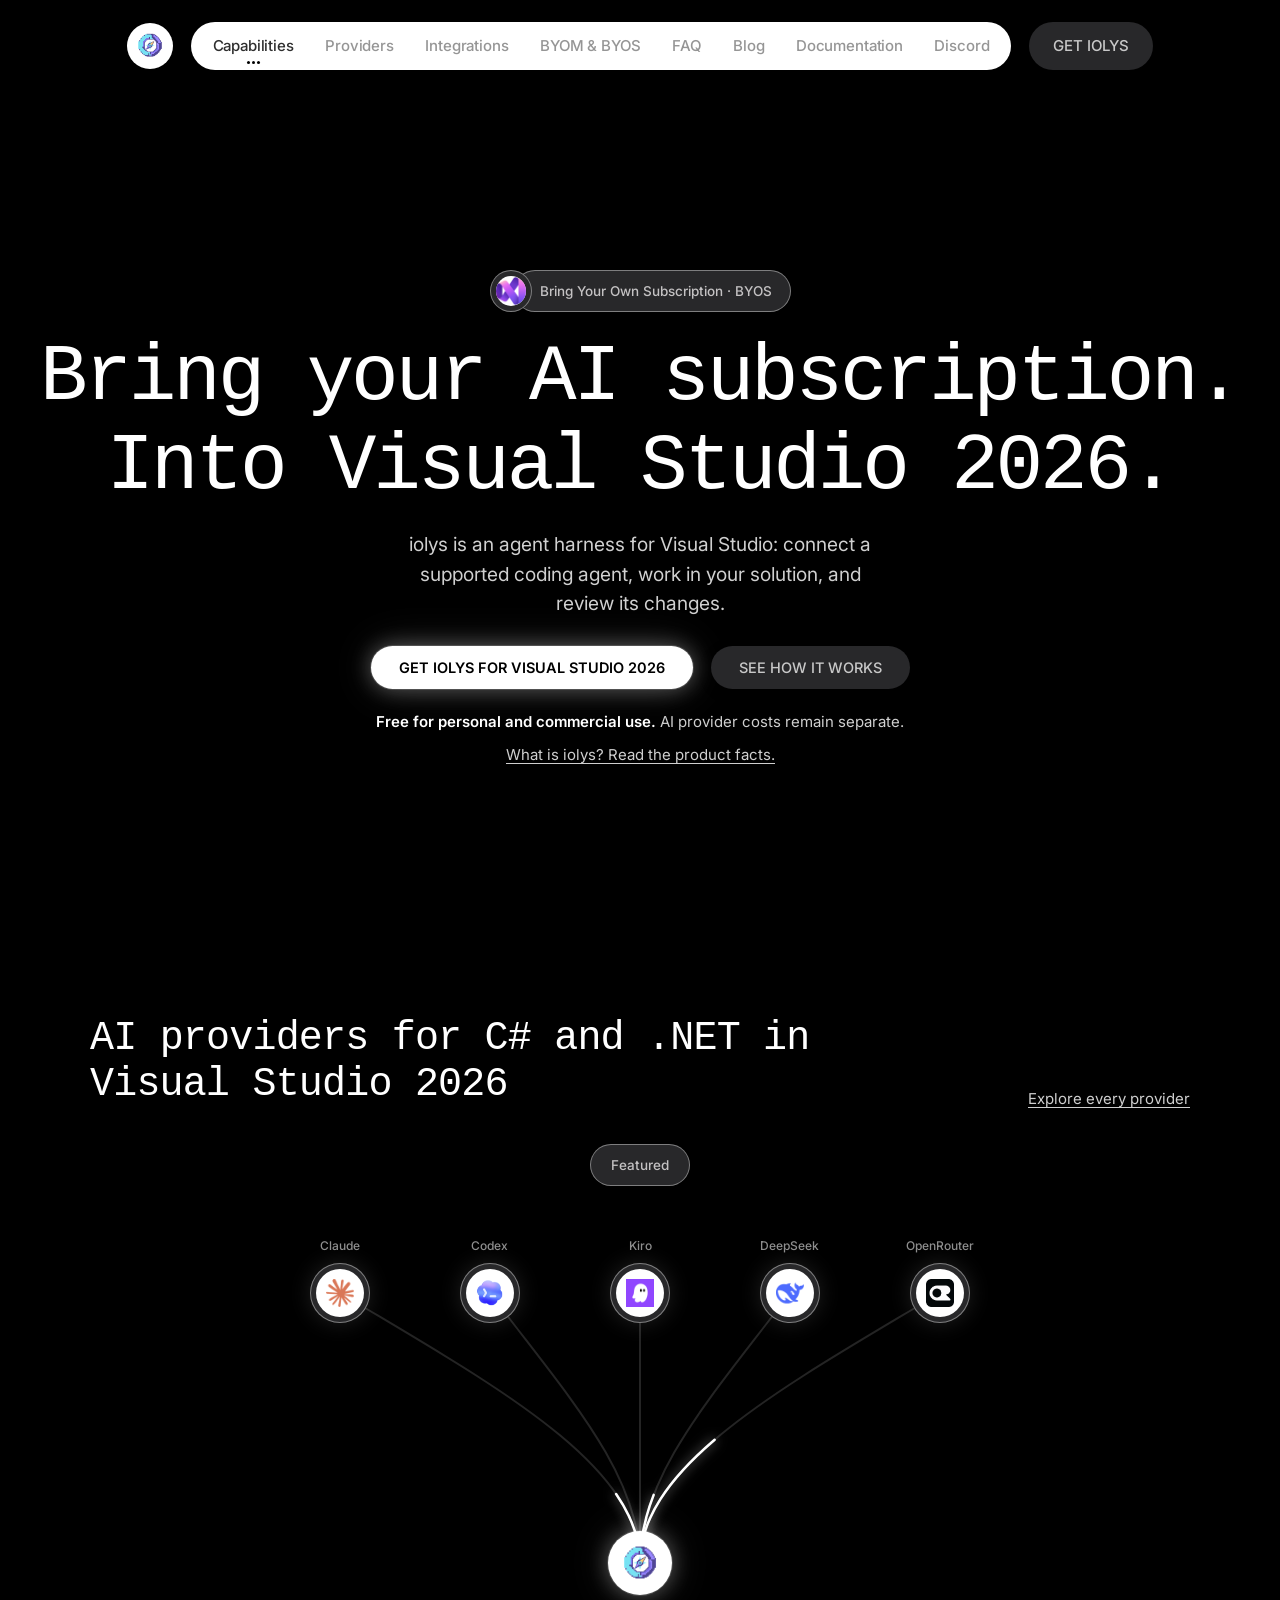
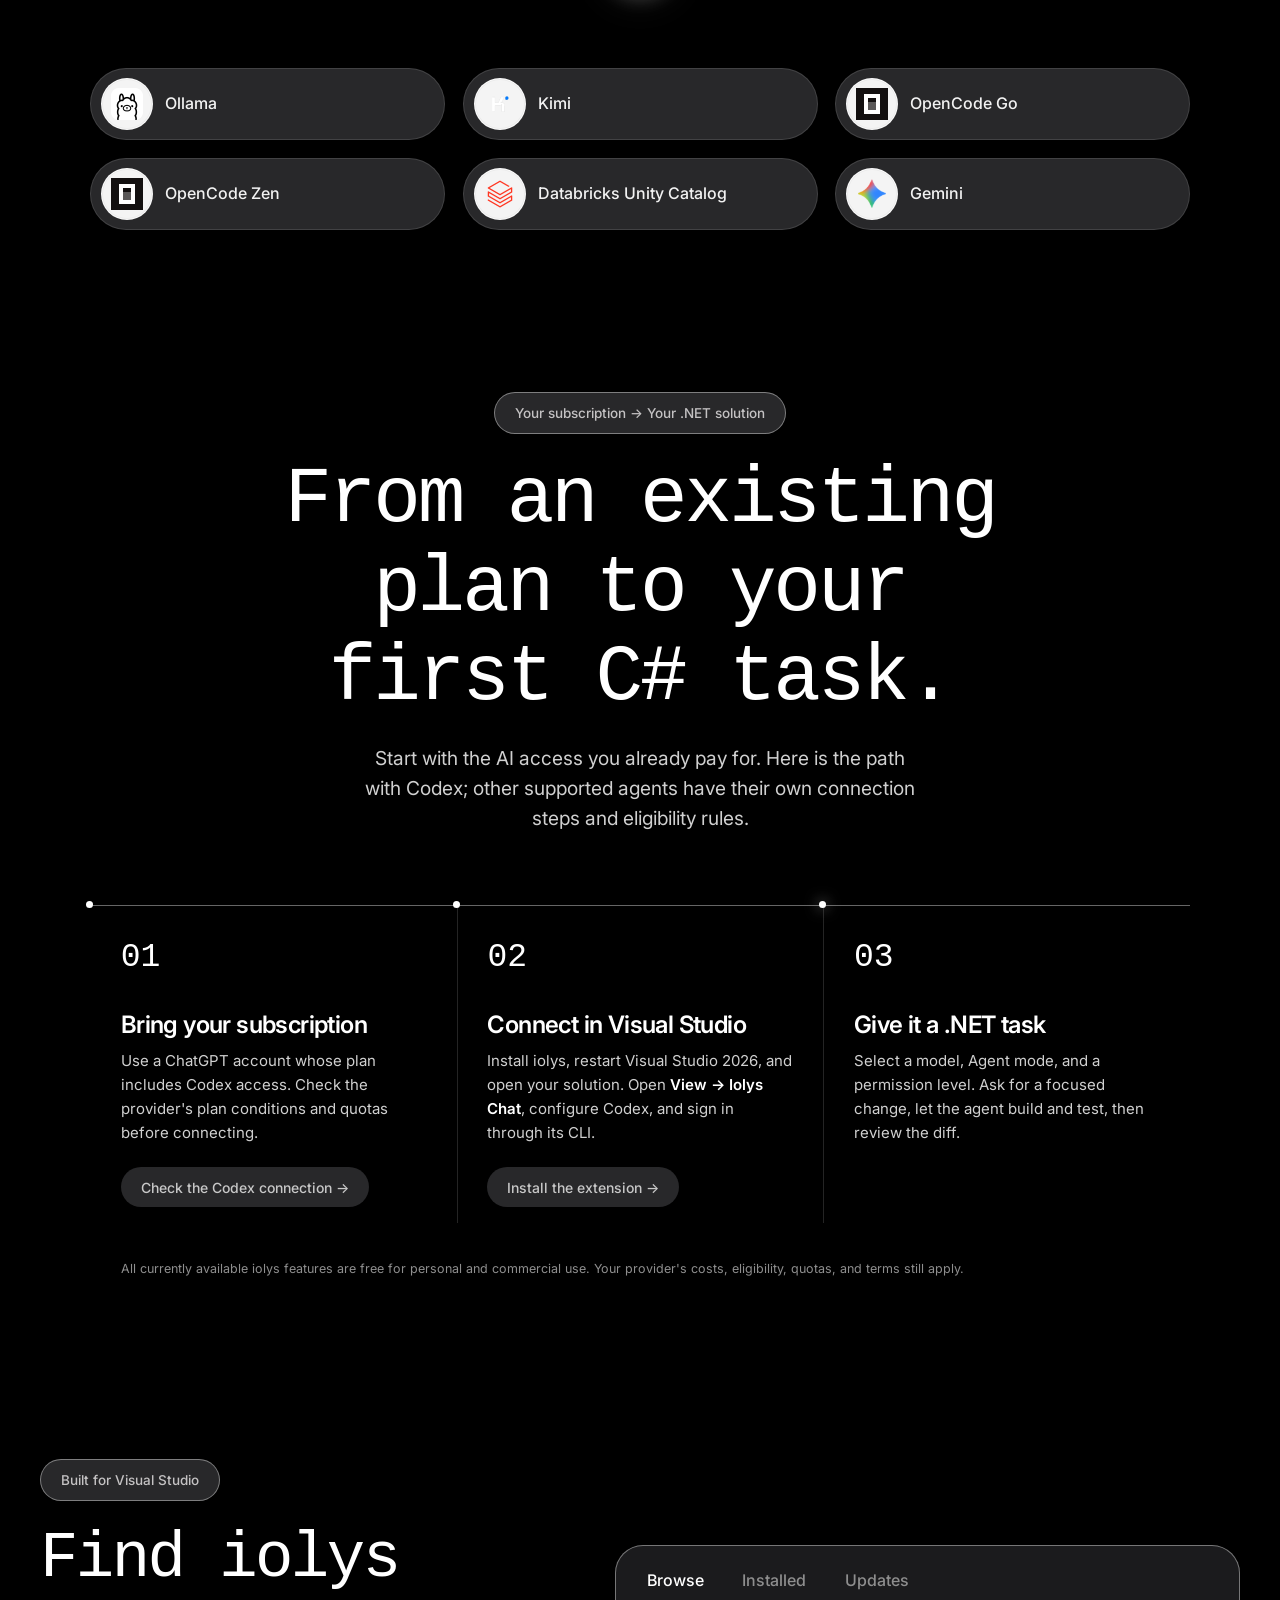
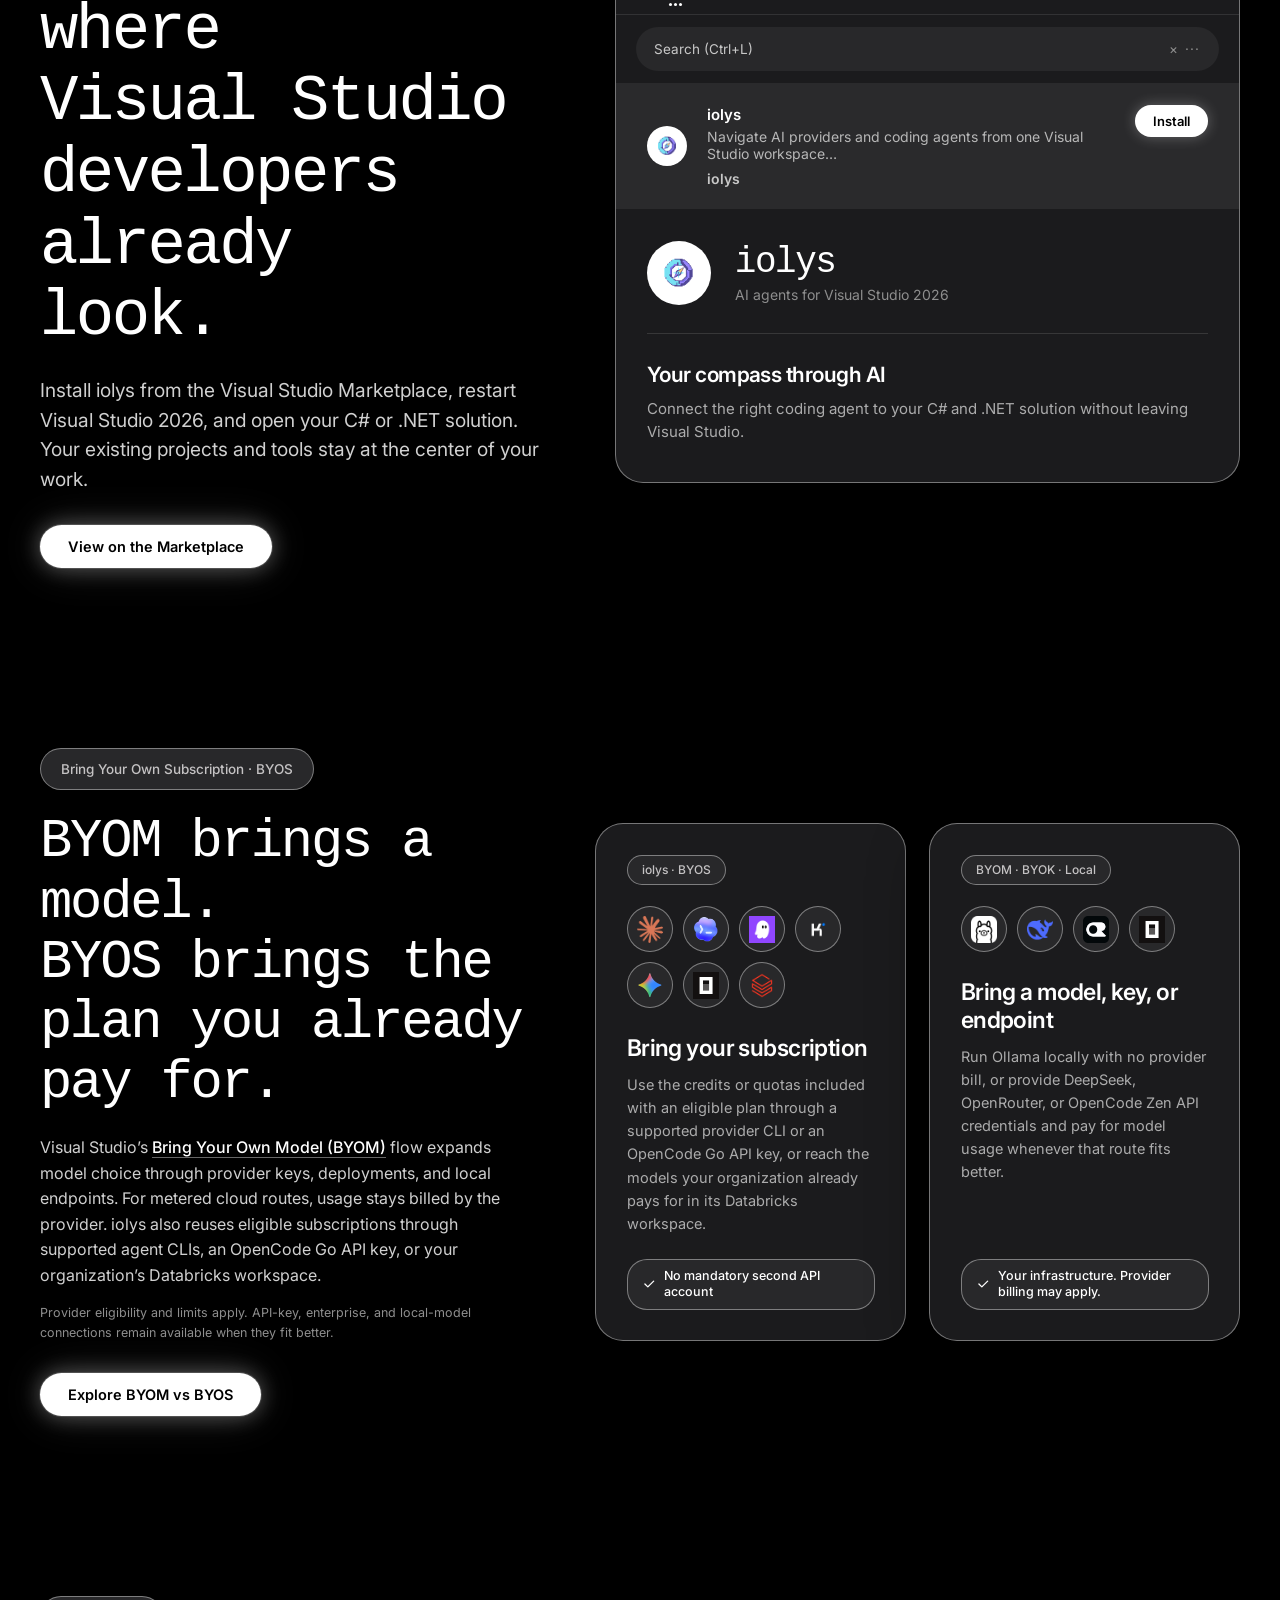
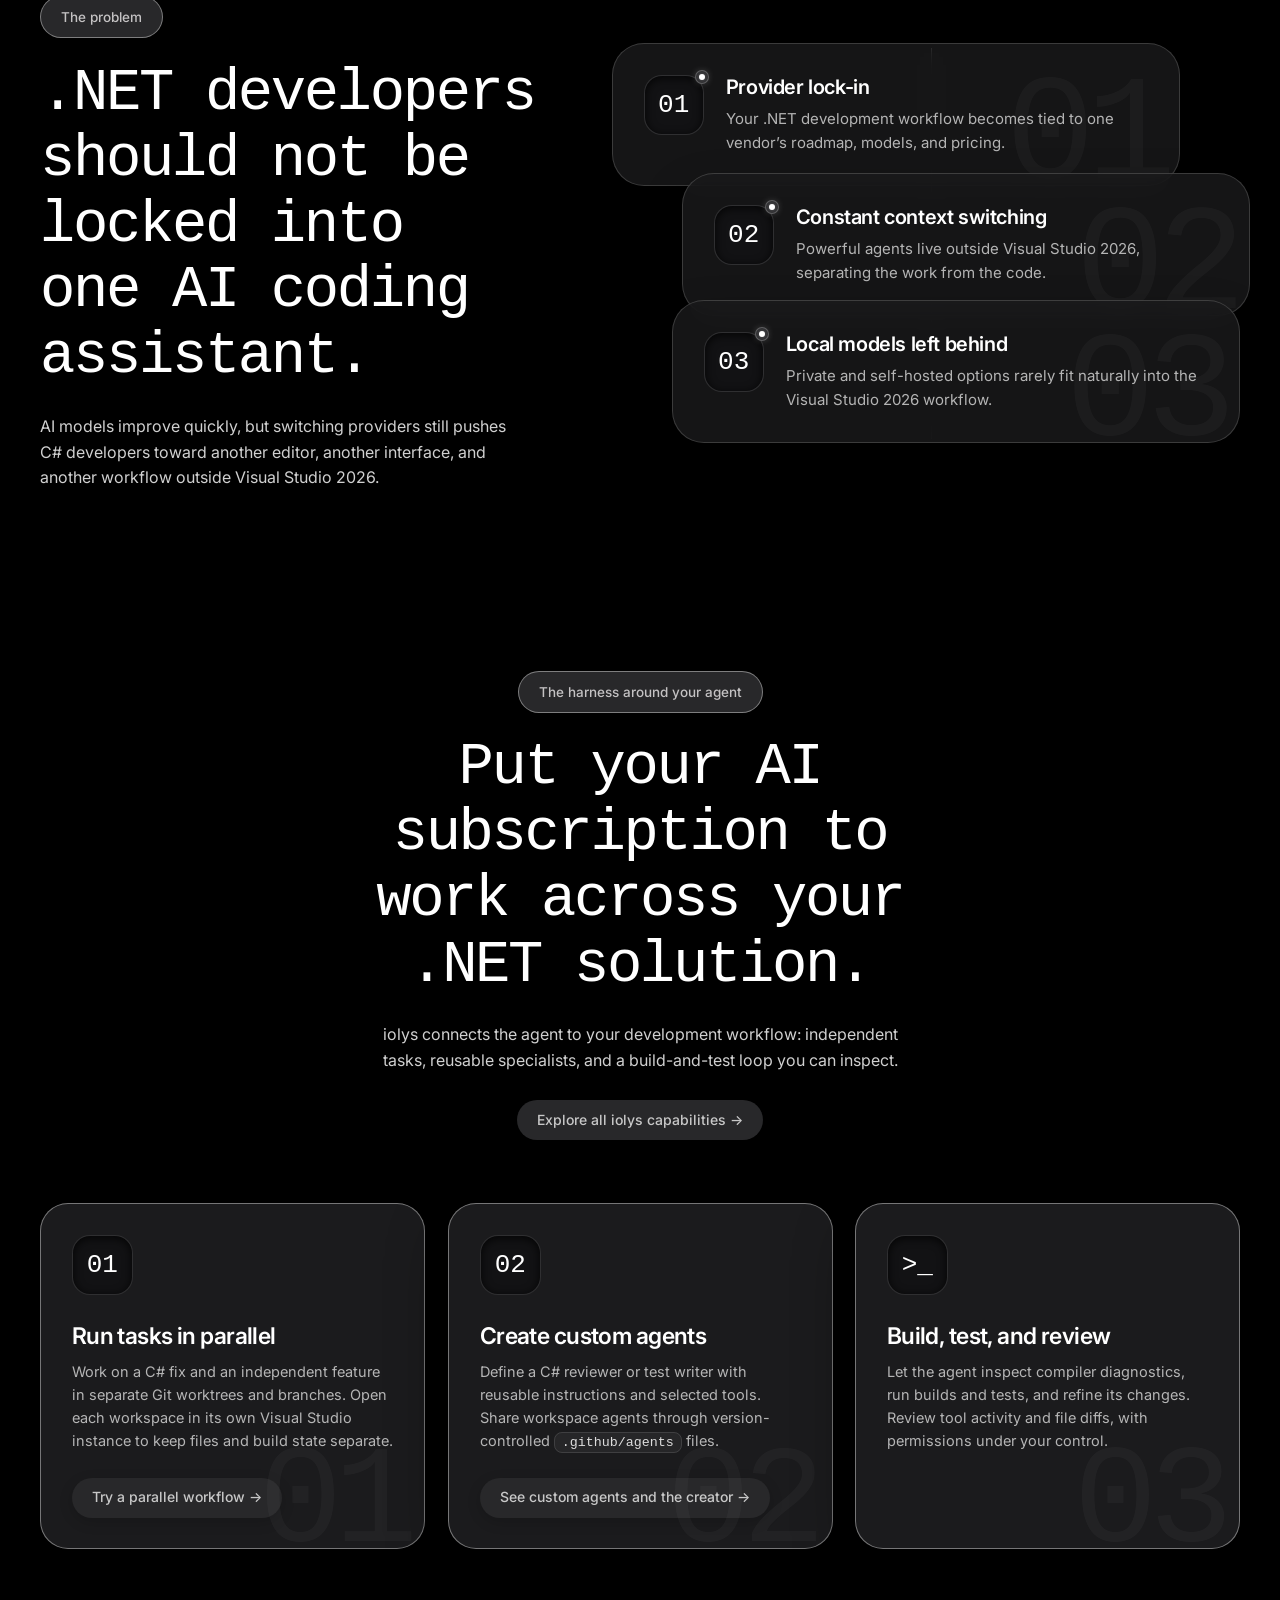
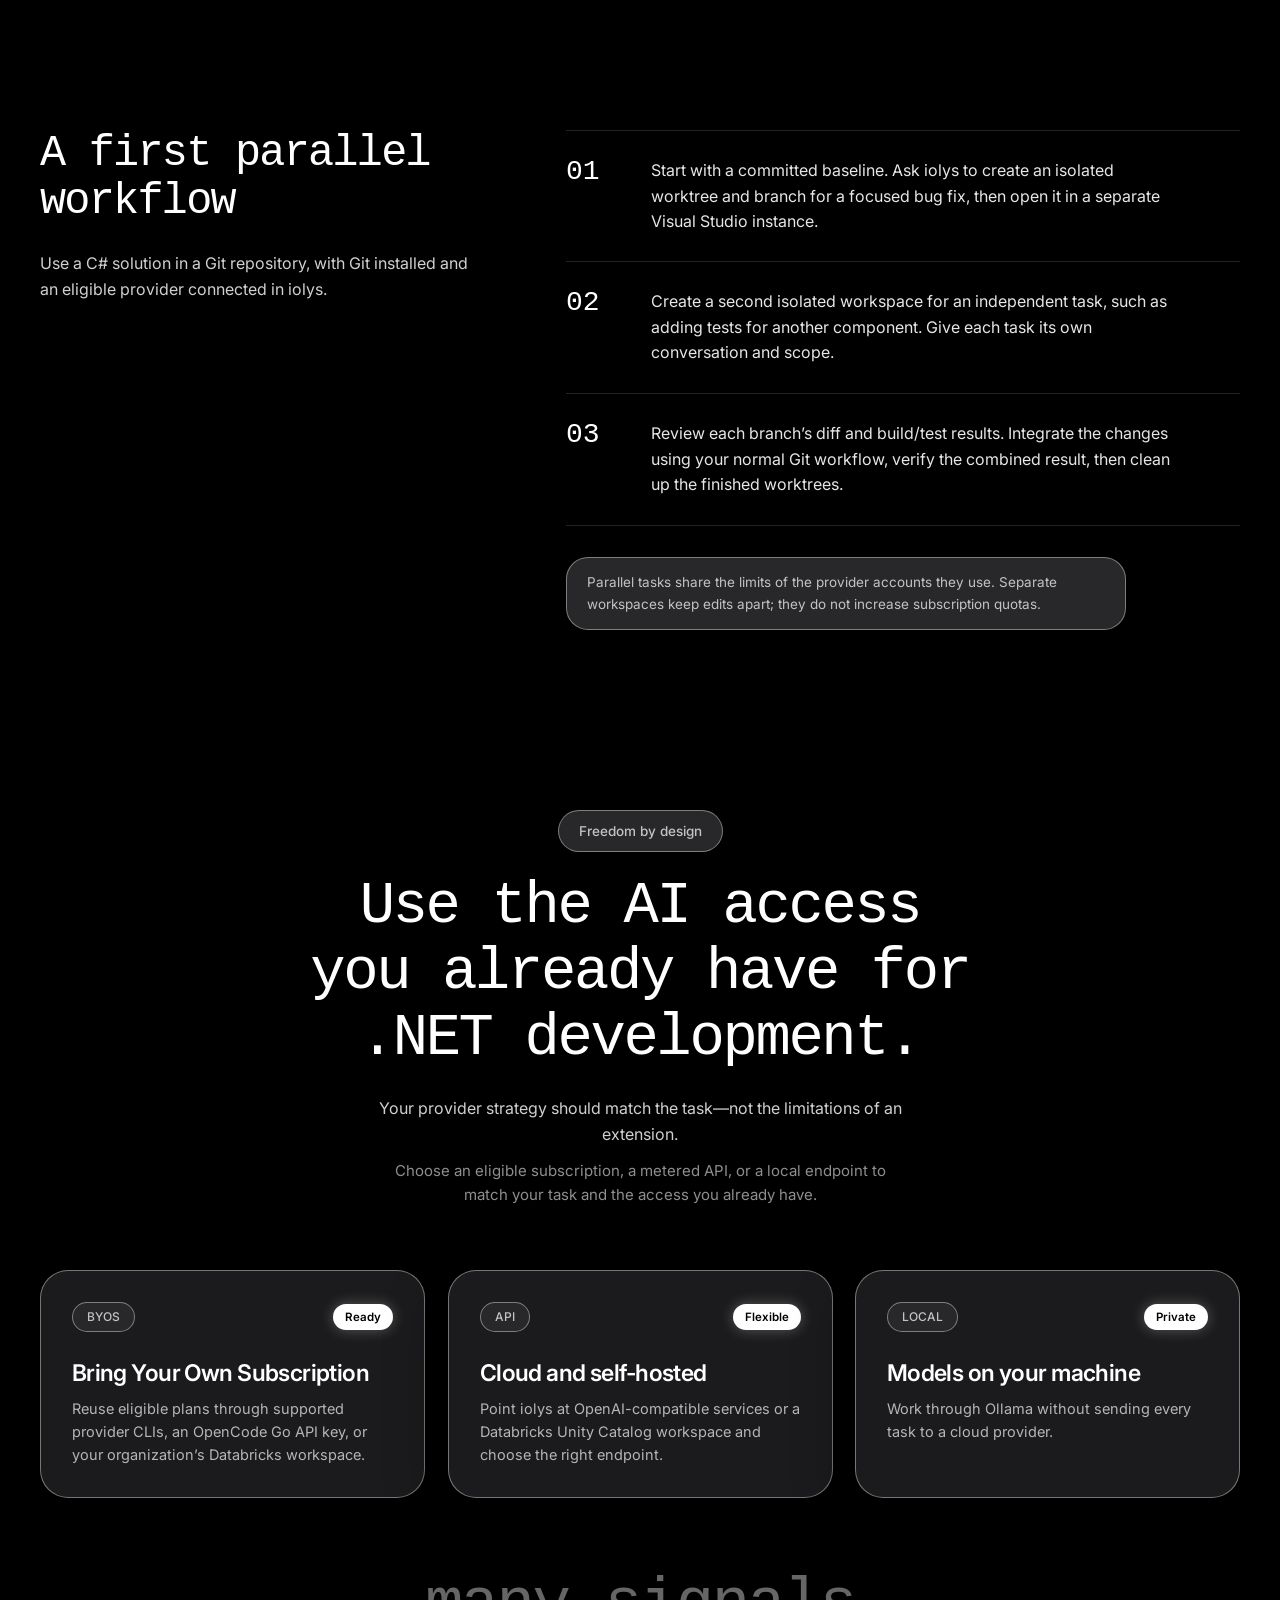
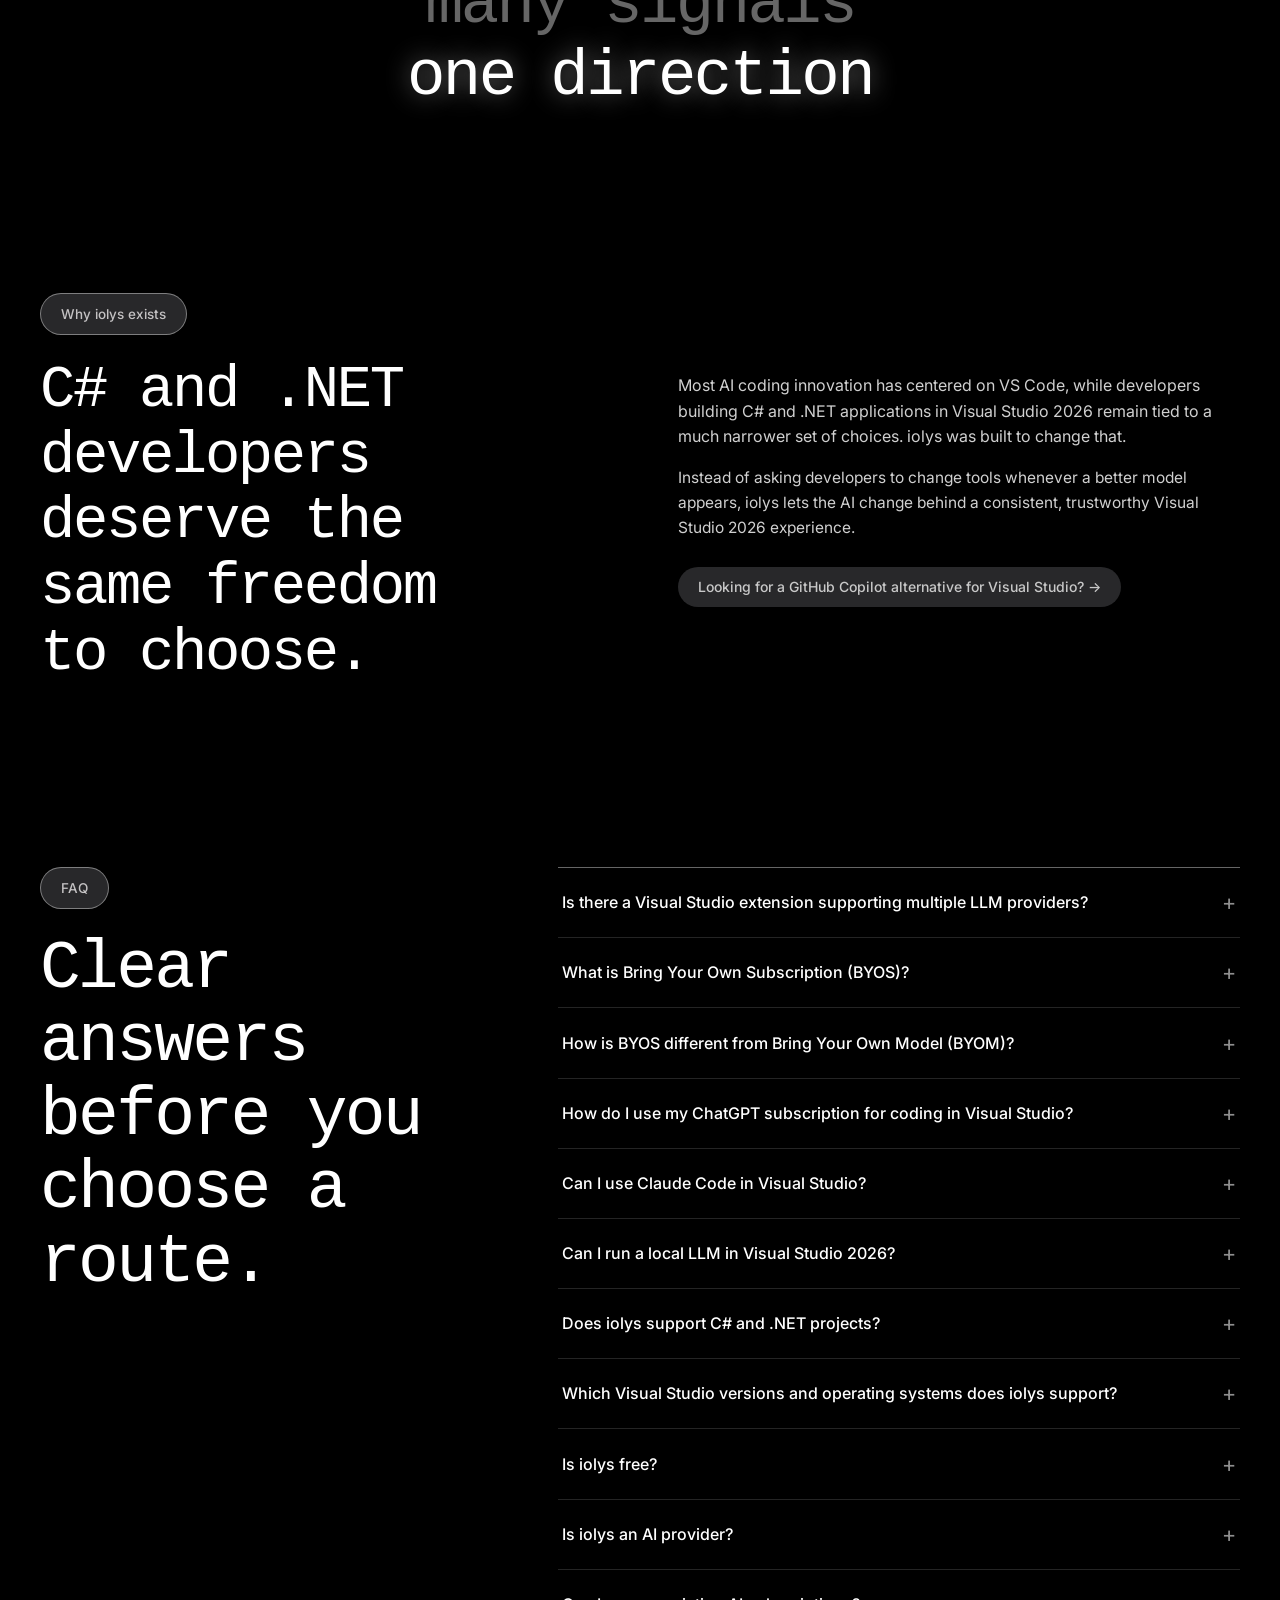
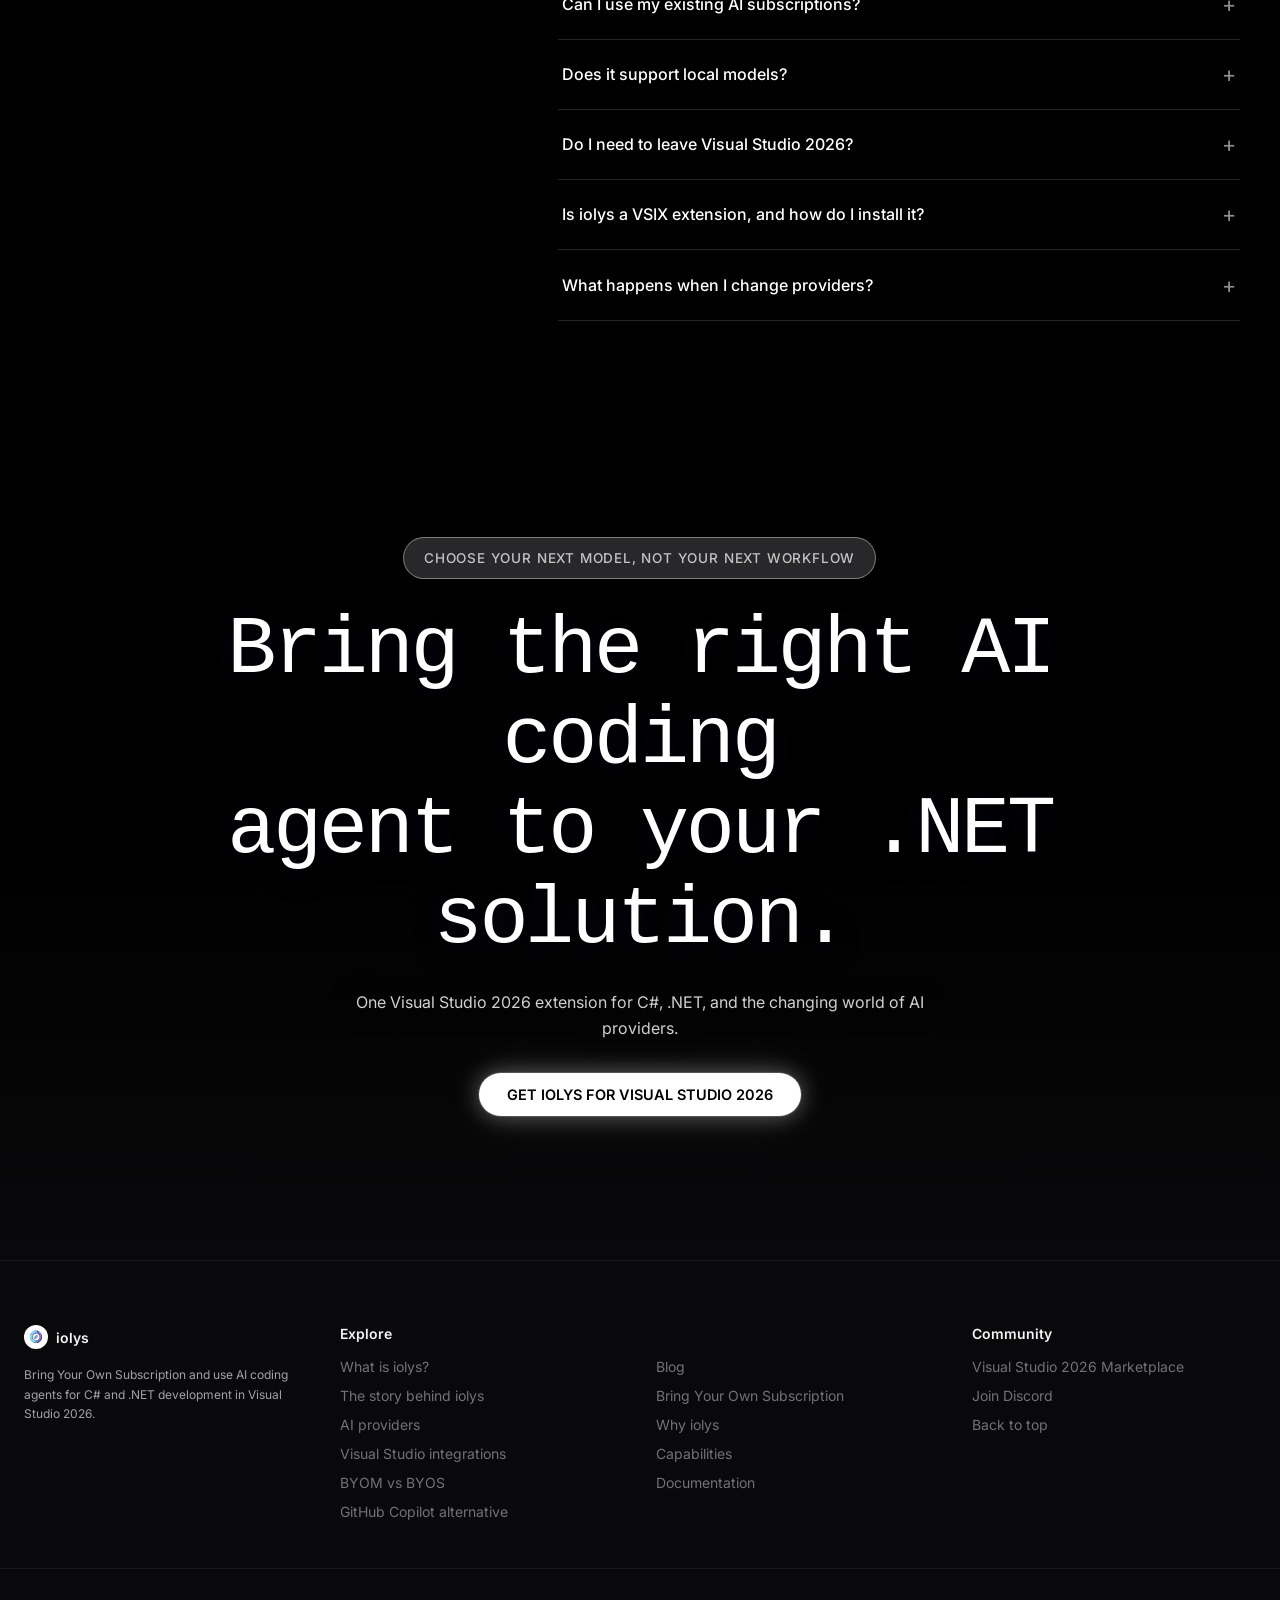
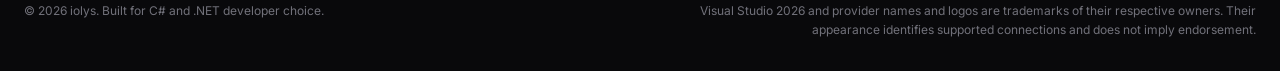
<file: index.html>
﻿<!DOCTYPE html>
<html lang="en">
<head>
  <meta charset="UTF-8" />
  <meta name="viewport" content="width=device-width, initial-scale=1" />
  <title>Intelligence Designed To Evolve</title>
  <link rel="preconnect" href="https://fonts.googleapis.com" />
  <link rel="preconnect" href="https://fonts.gstatic.com" crossorigin />
  <link href="https://fonts.googleapis.com/css2?family=Inter:wght@400;500;600&display=swap" rel="stylesheet" />
  <link href="https://db.onlinewebfonts.com/c/8cb707a9b8a73f8a7403336b861c3074?family=BubbledotICG-FinePos" rel="stylesheet" />
  <link
    rel="stylesheet"
    href="https://cdnjs.cloudflare.com/ajax/libs/font-awesome/6.5.2/css/all.min.css"
    integrity="sha512-SnH5WK+bZxgPHs44uWIX+LLJAJ9/2PkPKZ5QiAj6Ta86w+fsb2TkcmfRyVX3pBnMFcV7oQPJkl9QevSCWr3W6A=="
    crossorigin="anonymous"
    referrerpolicy="no-referrer"
  />
  <link rel="stylesheet" href="styles.css" />
</head>
<body>
<div class="bg" aria-hidden="true">
    <video class="bg-video" autoplay muted loop playsinline>
      <source
        src="https://d8j0ntlcm91z4.cloudfront.net/user_38xzZboKViGWJOttwIXH07lWA1P/hf_20260809_012548_ef22562c-c0ae-4816-ad9d-f8922af4e6a7.mp4"
        type="video/mp4"
      />
    </video>
  </div>

  <div class="page" id="top">
    <header class="header">
      <a class="logo" href="#" aria-label="Home">
        <img src="[data-uri]" alt="" width="52" height="52" />
      </a>

      <nav class="nav-pill" aria-label="Primary">
        <a href="#capabilities" class="nav-link is-active">Capabilities</a>
        <a href="#providers" class="nav-link">Providers</a>
        <a href="#" class="nav-link">Integrations</a>
        <a href="#" class="nav-link">BYOM &amp; BYOS</a>
        <a href="#faq" class="nav-link">FAQ</a>
        <a href="#" class="nav-link">Blog</a>
        <a href="#" class="nav-link">Documentation</a>
        <a href="#" class="nav-link">Discord</a>
      </nav>

      <a href="#" class="sign-in">GET IOLYS</a>

      <button class="burger" type="button" aria-label="Menu" aria-expanded="false" aria-controls="mobile-menu">
        <span></span><span></span><span></span>
      </button>
    </header>

    <div class="menu-overlay" hidden></div>
    <div class="mobile-menu" id="mobile-menu" hidden>
      <a href="#capabilities" class="m-link is-active" style="--i:0">Capabilities</a>
      <a href="#providers" class="m-link" style="--i:1">Providers</a>
      <a href="#" class="m-link" style="--i:2">Integrations</a>
      <a href="#" class="m-link" style="--i:3">BYOM &amp; BYOS</a>
      <a href="#faq" class="m-link" style="--i:4">FAQ</a>
      <a href="#" class="m-link" style="--i:5">Blog</a>
      <a href="#" class="m-link" style="--i:6">Documentation</a>
      <a href="#" class="m-link" style="--i:7">Discord</a>
      <a href="#" class="m-sign-in" style="--i:8">GET IOLYS</a>
    </div>

    <main class="hero">
      <div class="trust anim" style="--d:0.05s">
        <span class="avatar a3"><span><img src="[data-uri]" alt="Visual Studio 2026" /></span></span>
        <span class="trust-pill">Bring Your Own Subscription · BYOS</span>
      </div>

      <h1 class="headline anim">
        <span>Bring your AI subscription. </span>
        <span>Into Visual Studio 2026.</span>
      </h1>

      <p class="subhead anim" style="--d:0.28s">
        iolys is an agent harness for Visual Studio: connect a supported coding
        agent, work in your solution, and review its changes.
      </p>

      <div class="cta-group anim" style="--d:0.4s">
        <a href="#" class="cta anim-pulse">GET IOLYS FOR VISUAL STUDIO 2026</a>
        <a href="#steps" class="cta-secondary">SEE HOW IT WORKS</a>
      </div>

      <p class="hero-note anim" style="--d:0.5s">
        <span class="hero-note-strong">Free for personal and commercial use.</span>
        AI provider costs remain separate.
      </p>

      <a href="#" class="hero-facts anim" style="--d:0.58s">What is iolys? Read the product facts.</a>
    </main>

    <section class="providers rv" id="providers">
    <div class="providers-head">
      <h2>AI providers for C# and .NET in Visual Studio 2026</h2>
      <a class="all-link" href="#">Explore every provider</a>
    </div>

    <div class="prov-featured">
      <span class="pill anim" style="--d:0.05s">Featured</span>
      <div class="hub-stage anim" style="--d:0.3s">
        <ul class="hub-nodes">
        <li class="hub-node" style="--x:150">
          <a class="hub-link" href="#" aria-label="Claude"><span class="hub-label">Claude</span><span class="hub-ring"><span><img src="[data-uri]" alt="Claude" width="40" height="40" /></span></span></a>
        </li>
        <li class="hub-node" style="--x:300">
          <a class="hub-link" href="#" aria-label="Codex"><span class="hub-label">Codex</span><span class="hub-ring"><span><img src="[data-uri]" alt="Codex" width="40" height="40" /></span></span></a>
        </li>
        <li class="hub-node" style="--x:450">
          <a class="hub-link" href="#" aria-label="Kiro"><span class="hub-label">Kiro</span><span class="hub-ring"><span><img src="[data-uri]" alt="Kiro" width="40" height="40" /></span></span></a>
        </li>
        <li class="hub-node" style="--x:600">
          <a class="hub-link" href="#" aria-label="DeepSeek"><span class="hub-label">DeepSeek</span><span class="hub-ring"><span><img src="[data-uri]" alt="DeepSeek" width="40" height="40" /></span></span></a>
        </li>
        <li class="hub-node" style="--x:750">
          <a class="hub-link" href="#" aria-label="OpenRouter"><span class="hub-label">OpenRouter</span><span class="hub-ring"><span><img src="[data-uri]" alt="OpenRouter" width="40" height="40" /></span></span></a>
        </li>
        </ul>

        <svg class="hub-lines" viewBox="0 0 900 360" fill="none" aria-hidden="true">
      <path class="base" d="M450 300 C 450 200, 300 120, 150 30" />
      <path class="flow" d="M450 300 C 450 200, 300 120, 150 30" pathLength="1">
        <animate attributeName="stroke-dashoffset" values="1;0;1" dur="3s" begin="0s" repeatCount="indefinite" />
      </path>
      <path class="base" d="M450 300 C 450 210, 375 130, 300 30" />
      <path class="flow" d="M450 300 C 450 210, 375 130, 300 30" pathLength="1">
        <animate attributeName="stroke-dashoffset" values="1;0;1" dur="3s" begin="0.2s" repeatCount="indefinite" />
      </path>
      <path class="base" d="M450 300 C 450 200, 450 130, 450 30" />
      <path class="flow" d="M450 300 C 450 200, 450 130, 450 30" pathLength="1">
        <animate attributeName="stroke-dashoffset" values="1;0;1" dur="3s" begin="0.4s" repeatCount="indefinite" />
      </path>
      <path class="base" d="M450 300 C 450 210, 525 130, 600 30" />
      <path class="flow" d="M450 300 C 450 210, 525 130, 600 30" pathLength="1">
        <animate attributeName="stroke-dashoffset" values="1;0;1" dur="3s" begin="0.6s" repeatCount="indefinite" />
      </path>
      <path class="base" d="M450 300 C 450 200, 600 120, 750 30" />
      <path class="flow" d="M450 300 C 450 200, 600 120, 750 30" pathLength="1">
        <animate attributeName="stroke-dashoffset" values="1;0;1" dur="3s" begin="0.8s" repeatCount="indefinite" />
      </path>
        </svg>

        <span class="hub-core" aria-hidden="true"><img src="[data-uri]" alt="" width="40" height="40" /></span>
      </div>
    </div>

    <ul class="grid">
      <li>
        <a class="card anim" href="#" style="--d:0.35s">
          <span class="logo"><img src="[data-uri]" alt="Ollama" width="40" height="40" /></span>
          <span class="name">Ollama</span>
        </a>
      </li>
      <li>
        <a class="card anim" href="#" style="--d:0.40s">
          <span class="logo"><img src="[data-uri]" alt="Kimi" width="40" height="40" /></span>
          <span class="name">Kimi</span>
        </a>
      </li>
      <li>
        <a class="card anim" href="#" style="--d:0.45s">
          <span class="logo"><img src="[data-uri]" alt="OpenCode Go" width="40" height="40" /></span>
          <span class="name">OpenCode Go</span>
        </a>
      </li>
      <li>
        <a class="card anim" href="#" style="--d:0.50s">
          <span class="logo"><img src="[data-uri]" alt="OpenCode Zen" width="40" height="40" /></span>
          <span class="name">OpenCode Zen</span>
        </a>
      </li>
      <li>
        <a class="card anim" href="#" style="--d:0.55s">
          <span class="logo"><img src="[data-uri]" alt="Databricks Unity Catalog" width="40" height="40" /></span>
          <span class="name">Databricks Unity Catalog</span>
        </a>
      </li>
      <li>
        <a class="card anim" href="#" style="--d:0.60s">
          <span class="logo"><img src="[data-uri]" alt="Gemini" width="40" height="40" /></span>
          <span class="name">Gemini</span>
        </a>
      </li>
    </ul>
    </section>

    <section class="steps" id="steps">
      <div class="steps-intro">
        <span class="pill s-reveal" style="--d:0.05s">Your subscription &rarr; Your .NET solution</span>
        <h2 class="steps-headline">
          <span>From an existing</span>
          <span>plan to your</span>
          <span>first C# task.</span>
        </h2>
        <p class="steps-subhead s-reveal" style="--d:0.28s">
          Start with the AI access you already pay for. Here is the path with
          Codex; other supported agents have their own connection steps and
          eligibility rules.
        </p>
      </div>

      <ol class="timeline">
        <li class="step" style="--sd:0.6s">
          <span class="dot" aria-hidden="true"></span>
          <span class="num">01</span>
          <h3>Bring your subscription</h3>
          <p>
            Use a ChatGPT account whose plan includes Codex access. Check the
            provider's plan conditions and quotas before connecting.
          </p>
          <a class="step-link" href="#">Check the Codex connection &rarr;</a>
        </li>
        <li class="step" style="--sd:1.05s">
          <span class="dot" aria-hidden="true"></span>
          <span class="num">02</span>
          <h3>Connect in Visual Studio</h3>
          <p>
            Install iolys, restart Visual Studio 2026, and open your solution.
            Open <strong>View &rarr; Iolys Chat</strong>, configure Codex, and
            sign in through its CLI.
          </p>
          <a class="step-link" href="#">Install the extension &rarr;</a>
        </li>
        <li class="step" style="--sd:1.5s">
          <span class="dot is-last" aria-hidden="true"></span>
          <span class="num">03</span>
          <h3>Give it a .NET task</h3>
          <p>
            Select a model, Agent mode, and a permission level. Ask for a focused
            change, let the agent build and test, then review the diff.
          </p>
        </li>
      </ol>

      <p class="steps-note s-reveal" style="--d:1.9s">
        All currently available iolys features are free for personal and
        commercial use. Your provider's costs, eligibility, quotas, and terms
        still apply.
      </p>
    </section>

    <section class="market rv" id="marketplace">
      <div class="copy">
        <span class="pill anim" style="--d:0.05s">Built for Visual Studio</span>
        <h2 class="market-headline">
          <span>Find iolys where</span>
          <span>Visual Studio</span>
          <span>developers already</span>
          <span>look.</span>
        </h2>
        <p class="market-subhead anim" style="--d:0.28s">
          Install iolys from the Visual Studio Marketplace, restart Visual Studio
          2026, and open your C# or .NET solution. Your existing projects and
          tools stay at the center of your work.
        </p>
        <a class="cta anim anim-pulse" style="--d:0.4s" href="#">View on the Marketplace</a>
      </div>

      <!-- Extension Manager mockup -->
      <div class="window anim" style="--d:0.3s" aria-hidden="true">
        <div class="tabs">
          <span class="tab is-active">Browse</span>
          <span class="tab">Installed</span>
          <span class="tab">Updates</span>
        </div>
        <div class="search">
          <span>Search (Ctrl+L)</span>
          <span class="search-actions">&times; &middot;&middot;&middot;</span>
        </div>
        <div class="result">
          <span class="ext-logo"><img src="[data-uri]" alt="" width="40" height="40" /></span>
          <div class="result-text">
            <strong>iolys</strong>
            <span>Navigate AI providers and coding agents from one Visual Studio workspace…</span>
            <em>iolys</em>
          </div>
          <span class="install">Install</span>
        </div>
        <div class="detail">
          <div class="detail-head">
            <span class="ext-logo big"><img src="[data-uri]" alt="" width="64" height="64" /></span>
            <div>
              <div class="detail-title">iolys</div>
              <div class="detail-sub">AI agents for Visual Studio 2026</div>
            </div>
          </div>
          <hr />
          <h3>Your compass through AI</h3>
          <p>Connect the right coding agent to your C# and .NET solution without leaving Visual Studio.</p>
        </div>
      </div>
    </section>

    <section class="byos rv" id="byos">
      <div class="byos-copy">
        <span class="pill anim" style="--d:0.05s">Bring Your Own Subscription · BYOS</span>

        <h2 class="byos-headline">
          <span>BYOM brings a model.</span>
          <span>BYOS brings the plan you already pay for.</span>
        </h2>

        <p class="byos-lead anim" style="--d:0.28s">
          Visual Studio’s
          <a class="byos-link" href="#">Bring Your Own Model (BYOM)</a> flow
          expands model choice through provider keys, deployments, and local
          endpoints. For metered cloud routes, usage stays billed by the
          provider. iolys also reuses eligible subscriptions through supported
          agent CLIs, an OpenCode Go API key, or your organization’s Databricks
          workspace.
        </p>

        <p class="byos-small anim" style="--d:0.34s">
          Provider eligibility and limits apply. API-key, enterprise, and
          local-model connections remain available when they fit better.
        </p>

        <a class="cta anim anim-pulse" style="--d:0.42s" href="#">Explore BYOM vs BYOS</a>
      </div>

      <div class="byos-cards">
        <article class="byos-card anim" style="--d:0.3s">
          <span class="byos-tag">iolys · BYOS</span>
          <ul class="byos-chips">
            <li class="byos-chip" title="Claude"><img src="[data-uri]" alt="Claude" width="40" height="40" /></li>
            <li class="byos-chip" title="Codex"><img src="[data-uri]" alt="Codex" width="40" height="40" /></li>
            <li class="byos-chip" title="Kiro"><img src="[data-uri]" alt="Kiro" width="40" height="40" /></li>
            <li class="byos-chip" title="Kimi"><img src="[data-uri]" alt="Kimi" width="40" height="40" /></li>
            <li class="byos-chip" title="Gemini"><img src="[data-uri]" alt="Gemini" width="40" height="40" /></li>
            <li class="byos-chip" title="OpenCode Go"><img src="[data-uri]" alt="OpenCode Go" width="40" height="40" /></li>
            <li class="byos-chip" title="Databricks Unity Catalog"><img src="[data-uri]" alt="Databricks Unity Catalog" width="40" height="40" /></li>
          </ul>
          <h3>Bring your subscription</h3>
          <p>
            Use the credits or quotas included with an eligible plan through a
            supported provider CLI or an OpenCode Go API key, or reach the
            models your organization already pays for in its Databricks
            workspace.
          </p>
          <span class="byos-note"><svg viewBox="0 0 24 24" width="14" height="14" fill="none" stroke="currentColor" stroke-width="2.2" stroke-linecap="round" stroke-linejoin="round" aria-hidden="true"><path d="m5 12 5 5L20 7"></path></svg>No mandatory second API account</span>
        </article>

        <article class="byos-card anim" style="--d:0.4s">
          <span class="byos-tag">BYOM · BYOK · Local</span>
          <ul class="byos-chips">
            <li class="byos-chip" title="Ollama"><img src="[data-uri]" alt="Ollama" width="40" height="40" /></li>
            <li class="byos-chip" title="DeepSeek"><img src="[data-uri]" alt="DeepSeek" width="40" height="40" /></li>
            <li class="byos-chip" title="OpenRouter"><img src="[data-uri]" alt="OpenRouter" width="40" height="40" /></li>
            <li class="byos-chip" title="OpenCode Zen"><img src="[data-uri]" alt="OpenCode Zen" width="40" height="40" /></li>
          </ul>
          <h3>Bring a model, key, or endpoint</h3>
          <p>
            Run Ollama locally with no provider bill, or provide DeepSeek,
            OpenRouter, or OpenCode Zen API credentials and pay for model usage
            whenever that route fits better.
          </p>
          <span class="byos-note"><svg viewBox="0 0 24 24" width="14" height="14" fill="none" stroke="currentColor" stroke-width="2.2" stroke-linecap="round" stroke-linejoin="round" aria-hidden="true"><path d="m5 12 5 5L20 7"></path></svg>Your infrastructure. Provider billing may apply.</span>
        </article>
      </div>
    </section>

    <section class="problem rv" id="problem">
      <div class="problem-intro">
        <span class="pill anim" style="--d:0.05s">The problem</span>
        <h2 class="problem-headline">
          .NET developers should not be locked into one AI coding assistant.
        </h2>
        <p class="problem-lead anim" style="--d:0.2s">
          AI models improve quickly, but switching providers still pushes C#
          developers toward another editor, another interface, and another
          workflow outside Visual Studio 2026.
        </p>
      </div>

      <div class="problem-cascade">
        <div class="problem-line" aria-hidden="true"><span></span></div>
        <ol class="problem-cards">
          <li class="problem-node problem-node-1">
            <article class="problem-card anim" style="--d:0.37s" data-n="01">
              <span class="problem-badge">
                <span class="problem-dot" aria-hidden="true"></span>
                <span class="problem-num">01</span>
              </span>
              <div class="problem-text">
                <h3>Provider lock-in</h3>
                <p>Your .NET development workflow becomes tied to one vendor’s roadmap, models, and pricing.</p>
              </div>
            </article>
          </li>
          <li class="problem-node problem-node-2">
            <article class="problem-card anim" style="--d:0.49s" data-n="02">
              <span class="problem-badge">
                <span class="problem-dot" aria-hidden="true"></span>
                <span class="problem-num">02</span>
              </span>
              <div class="problem-text">
                <h3>Constant context switching</h3>
                <p>Powerful agents live outside Visual Studio 2026, separating the work from the code.</p>
              </div>
            </article>
          </li>
          <li class="problem-node problem-node-3">
            <article class="problem-card anim" style="--d:0.61s" data-n="03">
              <span class="problem-badge">
                <span class="problem-dot" aria-hidden="true"></span>
                <span class="problem-num">03</span>
              </span>
              <div class="problem-text">
                <h3>Local models left behind</h3>
                <p>Private and self-hosted options rarely fit naturally into the Visual Studio 2026 workflow.</p>
              </div>
            </article>
          </li>
        </ol>
      </div>
    </section>

    <section class="cap rv" id="capabilities">
      <div class="cap-intro">
        <span class="pill anim" style="--d:0.05s">The harness around your agent</span>
        <h2 class="sec-headline">Put your AI subscription to work across your .NET solution.</h2>
        <p class="sec-lead anim" style="--d:0.2s">
          iolys connects the agent to your development workflow: independent
          tasks, reusable specialists, and a build-and-test loop you can inspect.
        </p>
        <a class="step-link anim" style="--d:0.28s" href="#">Explore all iolys capabilities →</a>
      </div>

      <ol class="cap-grid">
        <li class="cap-card anim" style="--d:0.3s" data-n="01">
          <span class="cap-badge"><span>01</span></span>
          <h3>Run tasks in parallel</h3>
          <p>Work on a C# fix and an independent feature in separate Git worktrees and branches. Open each workspace in its own Visual Studio instance to keep files and build state separate.</p>
          <a class="step-link" href="#parallel-workflow">Try a parallel workflow →</a>
        </li>
        <li class="cap-card anim" style="--d:0.42s" data-n="02">
          <span class="cap-badge"><span>02</span></span>
          <h3>Create custom agents</h3>
          <p>Define a C# reviewer or test writer with reusable instructions and selected tools. Share workspace agents through version-controlled <code>.github/agents</code> files.</p>
          <a class="step-link" href="#">See custom agents and the creator →</a>
        </li>
        <li class="cap-card anim" style="--d:0.54s" data-n="03">
          <span class="cap-badge"><span>&gt;_</span></span>
          <h3>Build, test, and review</h3>
          <p>Let the agent inspect compiler diagnostics, run builds and tests, and refine its changes. Review tool activity and file diffs, with permissions under your control.</p>
        </li>
      </ol>
    </section>

    <section class="flow rv" id="parallel-workflow">
      <div class="flow-intro">
        <h2 class="sec-headline sec-headline-sm">A first parallel workflow</h2>
        <p class="sec-lead anim" style="--d:0.2s">
          Use a C# solution in a Git repository, with Git installed and an
          eligible provider connected in iolys.
        </p>
      </div>

      <div class="flow-body">
        <ol class="flow-list">
          <li class="flow-item anim" style="--d:0.25s">
            <span class="flow-num">01</span>
            <p>Start with a committed baseline. Ask iolys to create an isolated worktree and branch for a focused bug fix, then open it in a separate Visual Studio instance.</p>
          </li>
          <li class="flow-item anim" style="--d:0.35s">
            <span class="flow-num">02</span>
            <p>Create a second isolated workspace for an independent task, such as adding tests for another component. Give each task its own conversation and scope.</p>
          </li>
          <li class="flow-item anim" style="--d:0.45s">
            <span class="flow-num">03</span>
            <p>Review each branch’s diff and build/test results. Integrate the changes using your normal Git workflow, verify the combined result, then clean up the finished worktrees.</p>
          </li>
        </ol>
        <p class="flow-note anim" style="--d:0.55s">
          Parallel tasks share the limits of the provider accounts they use.
          Separate workspaces keep edits apart; they do not increase
          subscription quotas.
        </p>
      </div>
    </section>

    <section class="free rv" id="freedom">
      <div class="free-intro">
        <span class="pill anim" style="--d:0.05s">Freedom by design</span>
        <h2 class="sec-headline">Use the AI access you already have for .NET development.</h2>
        <p class="sec-lead anim" style="--d:0.2s">
          Your provider strategy should match the task—not the limitations of
          an extension.
        </p>
        <p class="free-sub anim" style="--d:0.26s">
          Choose an eligible subscription, a metered API, or a local endpoint
          to match your task and the access you already have.
        </p>
      </div>

      <ul class="free-grid">
        <li class="free-card anim" style="--d:0.3s">
          <div class="free-top"><span class="free-tag">BYOS</span><span class="free-status">Ready</span></div>
          <h3>Bring Your Own Subscription</h3>
          <p>Reuse eligible plans through supported provider CLIs, an OpenCode Go API key, or your organization’s Databricks workspace.</p>
        </li>
        <li class="free-card anim" style="--d:0.4s">
          <div class="free-top"><span class="free-tag">API</span><span class="free-status">Flexible</span></div>
          <h3>Cloud and self-hosted</h3>
          <p>Point iolys at OpenAI-compatible services or a Databricks Unity Catalog workspace and choose the right endpoint.</p>
        </li>
        <li class="free-card anim" style="--d:0.5s">
          <div class="free-top"><span class="free-tag">LOCAL</span><span class="free-status">Private</span></div>
          <h3>Models on your machine</h3>
          <p>Work through Ollama without sending every task to a cloud provider.</p>
        </li>
      </ul>

      <p class="free-tagline anim" style="--d:0.6s" aria-hidden="true">
        <span>many signals</span>
        <em>one direction</em>
      </p>
    </section>

    <section class="why rv" id="why">
      <div class="why-intro">
        <span class="pill anim" style="--d:0.05s">Why iolys exists</span>
        <h2 class="sec-headline">C# and .NET developers deserve the same freedom to choose.</h2>
      </div>

      <div class="why-body">
        <p class="sec-lead anim" style="--d:0.2s">
          Most AI coding innovation has centered on VS Code, while developers
          building C# and .NET applications in Visual Studio 2026 remain tied
          to a much narrower set of choices. iolys was built to change that.
        </p>
        <p class="why-p anim" style="--d:0.3s">
          Instead of asking developers to change tools whenever a better model
          appears, iolys lets the AI change behind a consistent, trustworthy
          Visual Studio 2026 experience.
        </p>
        <a class="step-link anim" style="--d:0.4s" href="#">Looking for a GitHub Copilot alternative for Visual Studio? →</a>
      </div>
    </section>

    <section class="faq rv" id="faq">
      <div class="faq-intro">
        <span class="pill anim" style="--d:0.05s">FAQ</span>
        <h2 class="faq-headline">
          <span>Clear</span>
          <span>answers</span>
          <span>before you</span>
          <span>choose a</span>
          <span>route.</span>
        </h2>
      </div>

      <div class="faq-list">
        <details class="faq-item anim" style="--d:0.1s">
          <summary>Is there a Visual Studio extension supporting multiple LLM providers?</summary>
          <div class="faq-answer">
            <p>Yes. iolys connects several AI providers and coding agents through one interface inside Visual Studio 2026, so you can switch between them without leaving your solution.</p>
          </div>
        </details>
        <details class="faq-item anim" style="--d:0.14s">
          <summary>What is Bring Your Own Subscription (BYOS)?</summary>
          <div class="faq-answer">
            <p>BYOS means you connect an AI plan you already pay for, such as a ChatGPT account with Codex access. iolys acts as the harness; the provider bills you directly under their own terms.</p>
          </div>
        </details>
        <details class="faq-item anim" style="--d:0.18s">
          <summary>How is BYOS different from Bring Your Own Model (BYOM)?</summary>
          <div class="faq-answer">
            <p>BYOS reuses a hosted subscription and its agent. BYOM points iolys at a specific model endpoint you provide, giving you more control over which model runs your tasks.</p>
          </div>
        </details>
        <details class="faq-item anim" style="--d:0.22s">
          <summary>How do I use my ChatGPT subscription for coding in Visual Studio?</summary>
          <div class="faq-answer">
            <p>Install iolys, open View → Iolys Chat, choose Codex, and sign in through its CLI with a ChatGPT account whose plan includes Codex access. Then give it a focused .NET task.</p>
          </div>
        </details>
        <details class="faq-item anim" style="--d:0.26s">
          <summary>Can I use Claude Code in Visual Studio?</summary>
          <div class="faq-answer">
            <p>Claude is a featured provider. Connect it through iolys following its own connection steps and eligibility rules, then use it as your coding agent inside your solution.</p>
          </div>
        </details>
        <details class="faq-item anim" style="--d:0.3s">
          <summary>Can I run a local LLM in Visual Studio 2026?</summary>
          <div class="faq-answer">
            <p>Yes. Providers like Ollama let you run models locally. Point iolys at your local endpoint and work offline against your own hardware.</p>
          </div>
        </details>
        <details class="faq-item anim" style="--d:0.34s">
          <summary>Does iolys support C# and .NET projects?</summary>
          <div class="faq-answer">
            <p>iolys is built for C# and .NET. It opens your existing solution, lets the agent build and test, and shows you the diff to review before you accept changes.</p>
          </div>
        </details>
        <details class="faq-item anim" style="--d:0.38s">
          <summary>Which Visual Studio versions and operating systems does iolys support?</summary>
          <div class="faq-answer">
            <p>iolys targets Visual Studio 2026. Supported operating systems follow the Visual Studio 2026 requirements; check the Marketplace listing for the current details.</p>
          </div>
        </details>
        <details class="faq-item anim" style="--d:0.42s">
          <summary>Is iolys free?</summary>
          <div class="faq-answer">
            <p>All currently available iolys features are free for personal and commercial use. Your AI provider's costs, quotas, and terms still apply separately.</p>
          </div>
        </details>
        <details class="faq-item anim" style="--d:0.46s">
          <summary>Is iolys an AI provider?</summary>
          <div class="faq-answer">
            <p>No. iolys is an agent harness that connects you to third-party AI providers. It does not host its own model; it routes your work to the provider you choose.</p>
          </div>
        </details>
        <details class="faq-item anim" style="--d:0.50s">
          <summary>Can I use my existing AI subscriptions?</summary>
          <div class="faq-answer">
            <p>Yes. iolys reuses eligible account access through supported provider CLIs, an OpenCode Go subscription through its API key, and your organization’s existing Databricks workspace. Provider eligibility and usage limits still apply.</p>
          </div>
        </details>
        <details class="faq-item anim" style="--d:0.54s">
          <summary>Does it support local models?</summary>
          <div class="faq-answer">
            <p>Yes. iolys supports Ollama and is designed to work with local and self-hosted model routes alongside cloud providers.</p>
          </div>
        </details>
        <details class="faq-item anim" style="--d:0.58s">
          <summary>Do I need to leave Visual Studio 2026?</summary>
          <div class="faq-answer">
            <p>No. The extension is built specifically for Visual Studio 2026 so conversations, workspace context, and agent activity stay close to your code.</p>
          </div>
        </details>
        <details class="faq-item anim" style="--d:0.62s">
          <summary>Is iolys a VSIX extension, and how do I install it?</summary>
          <div class="faq-answer">
            <p>Yes. iolys is distributed as a VSIX extension for Visual Studio 2026 on 64-bit Windows. Install the VSIX from the Visual Studio Marketplace, or from Extensions &gt; Manage Extensions inside Visual Studio, restart the IDE, then connect a provider from the Manage Providers panel.</p>
          </div>
        </details>
        <details class="faq-item anim" style="--d:0.66s">
          <summary>What happens when I change providers?</summary>
          <div class="faq-answer">
            <p>The provider and model change; the core iolys interface, navigation, permission flow, and workspace context remain consistent.</p>
          </div>
        </details>
      </div>
    </section>

    <div class="final-wrap">
      <div class="gradient-ascii-container ascii-bg" aria-hidden="true"></div>
      <section class="final-cta rv" id="get-started">
        <span class="pill anim" style="--d:0.05s">Choose your next model, not your next workflow</span>
        <h2 class="final-headline">
          <span>Bring the right AI coding</span>
          <span>agent to your .NET</span>
          <span>solution.</span>
        </h2>
        <p class="final-subhead anim" style="--d:0.3s">
          One Visual Studio 2026 extension for C#, .NET, and the changing world of
          AI providers.
        </p>
        <a class="cta anim anim-pulse" style="--d:0.42s" href="#">GET IOLYS FOR VISUAL STUDIO 2026</a>
      </section>
    </div>

    <footer class="site-footer" id="footer">
      <div class="footer-top">
        <div class="footer-brand">
          <a class="footer-logo" href="#" aria-label="iolys home">
            <img src="[data-uri]" alt="" width="34" height="34" />
            <span>iolys</span>
          </a>
          <p class="footer-about">
            Bring Your Own Subscription and use AI coding agents for C# and
            .NET development in Visual Studio 2026.
          </p>
        </div>

        <nav class="footer-col footer-col--wide" aria-label="Explore">
          <h3 class="footer-title">Explore</h3>
          <div class="footer-links">
            <a href="#">What is iolys?</a>
            <a href="#">The story behind iolys</a>
            <a href="#">AI providers</a>
            <a href="#">Visual Studio integrations</a>
            <a href="#">BYOM vs BYOS</a>
            <a href="#">GitHub Copilot alternative</a>
            <a href="#">Blog</a>
            <a href="#">Bring Your Own Subscription</a>
            <a href="#">Why iolys</a>
            <a href="#">Capabilities</a>
            <a href="#">Documentation</a>
          </div>
        </nav>

        <nav class="footer-col" aria-label="Community">
          <h3 class="footer-title">Community</h3>
          <div class="footer-links">
            <a href="#">Visual Studio 2026 Marketplace</a>
            <a href="#">Join Discord</a>
            <a href="#top">Back to top</a>
          </div>
        </nav>
      </div>

      <div class="footer-bottom">
        <p>&copy; 2026 iolys. Built for C# and .NET developer choice.</p>
        <p>
          Visual Studio 2026 and provider names and logos are trademarks of
          their respective owners. Their appearance identifies supported
          connections and does not imply endorsement.
        </p>
      </div>
    </footer>
  </div>

  





  <script src="js/main.js"></script>
</body>
</html>
</file>
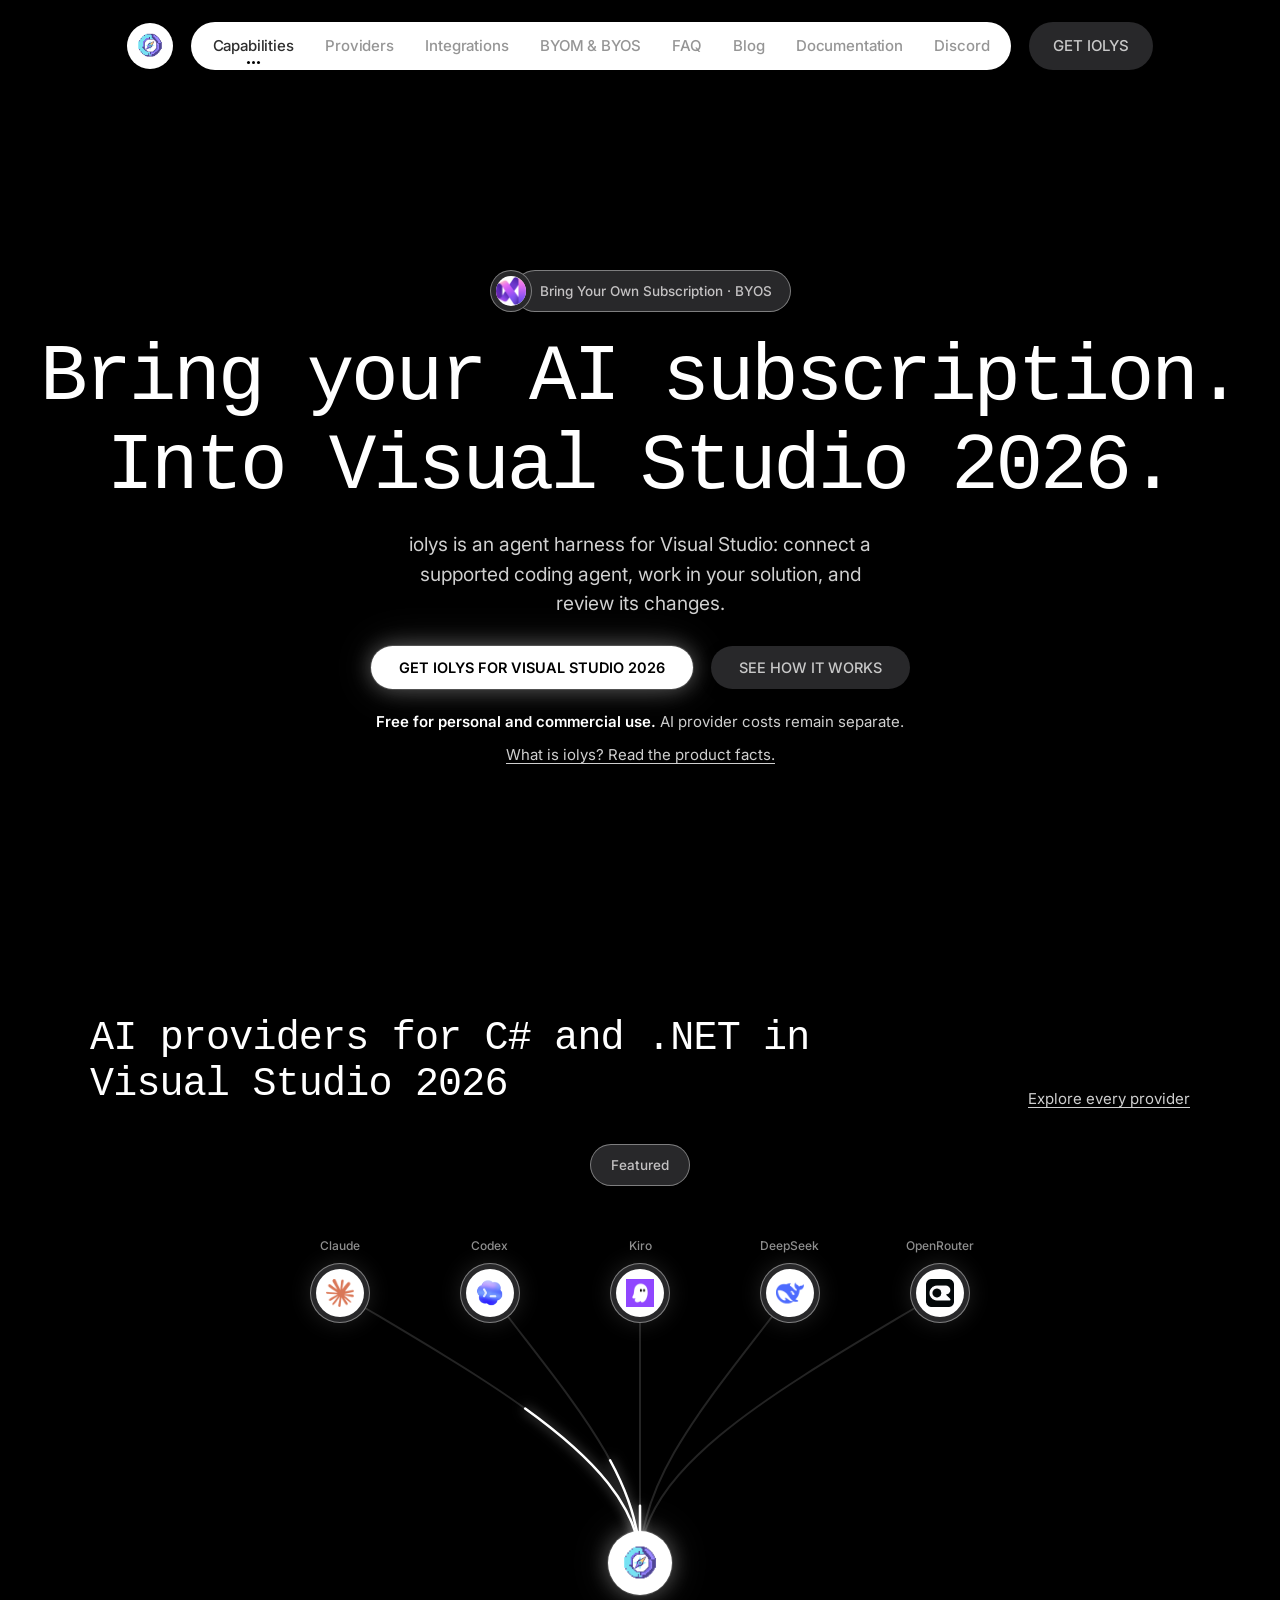
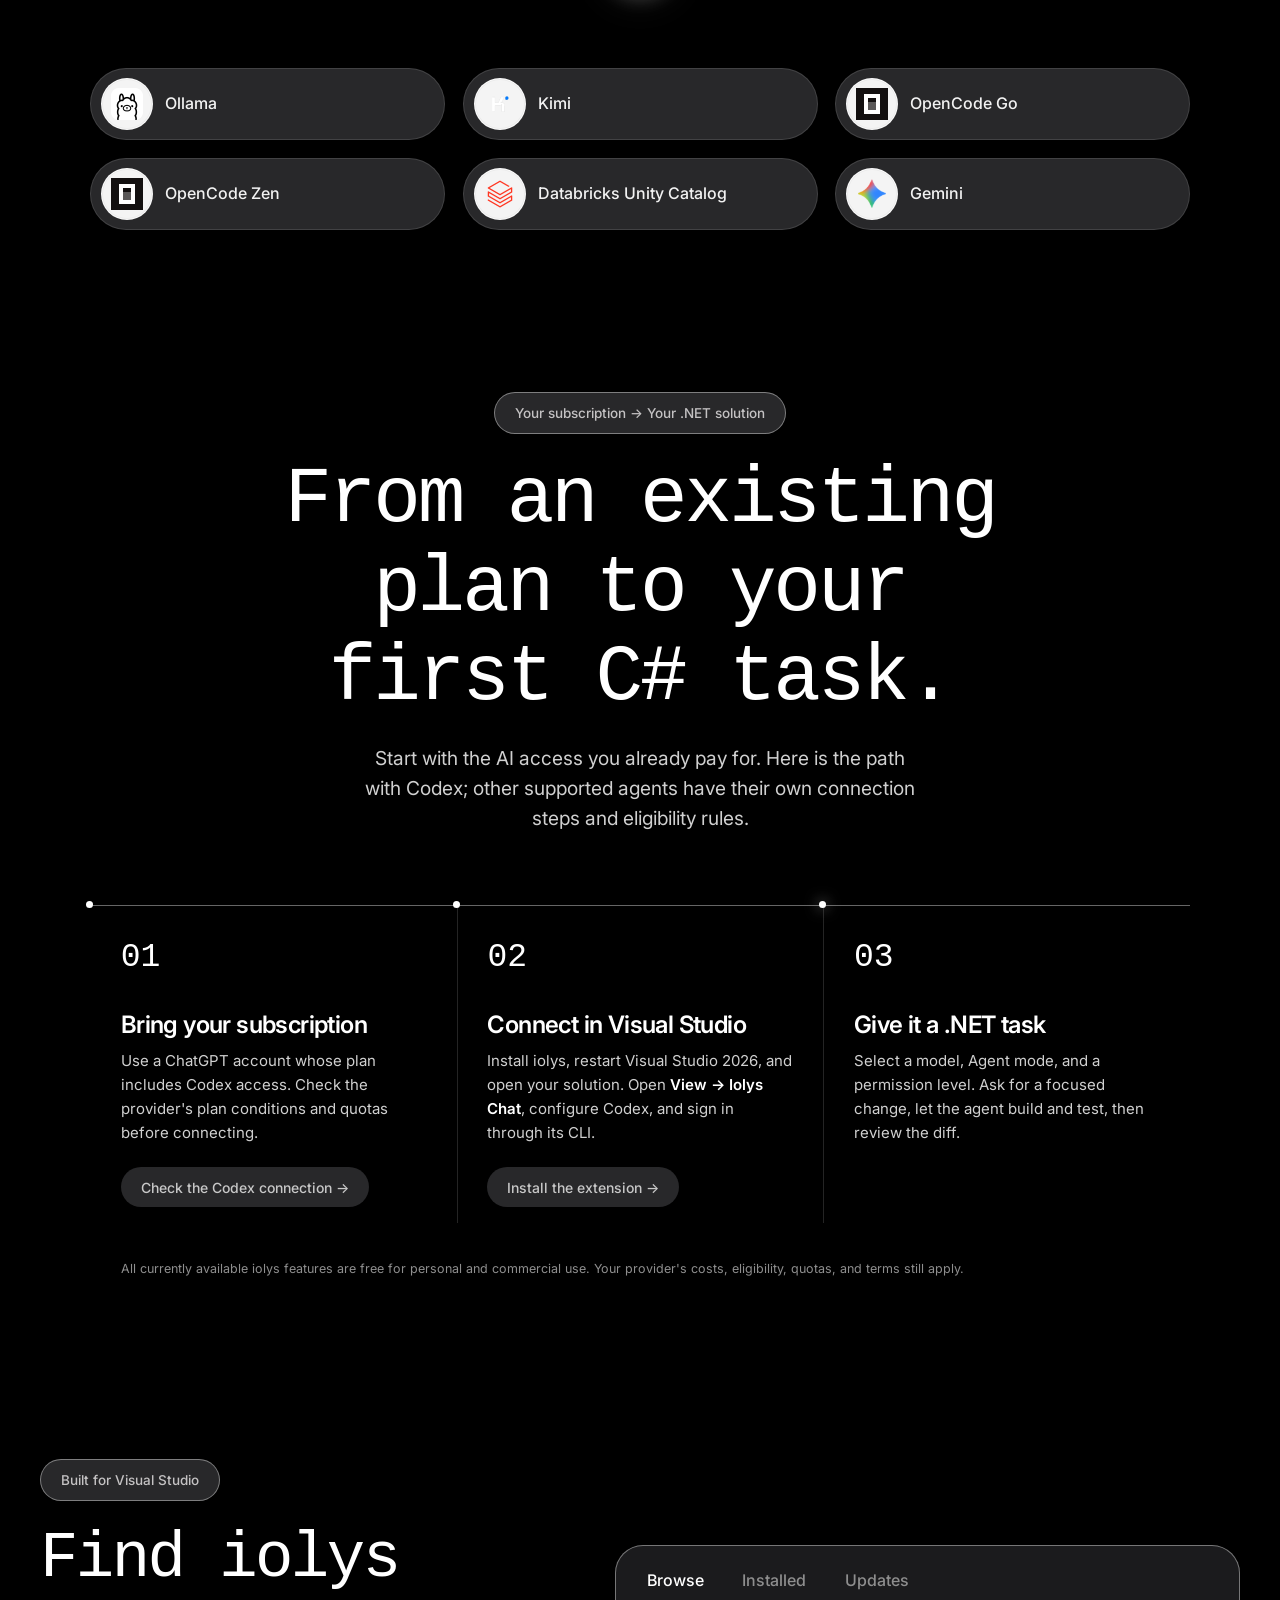
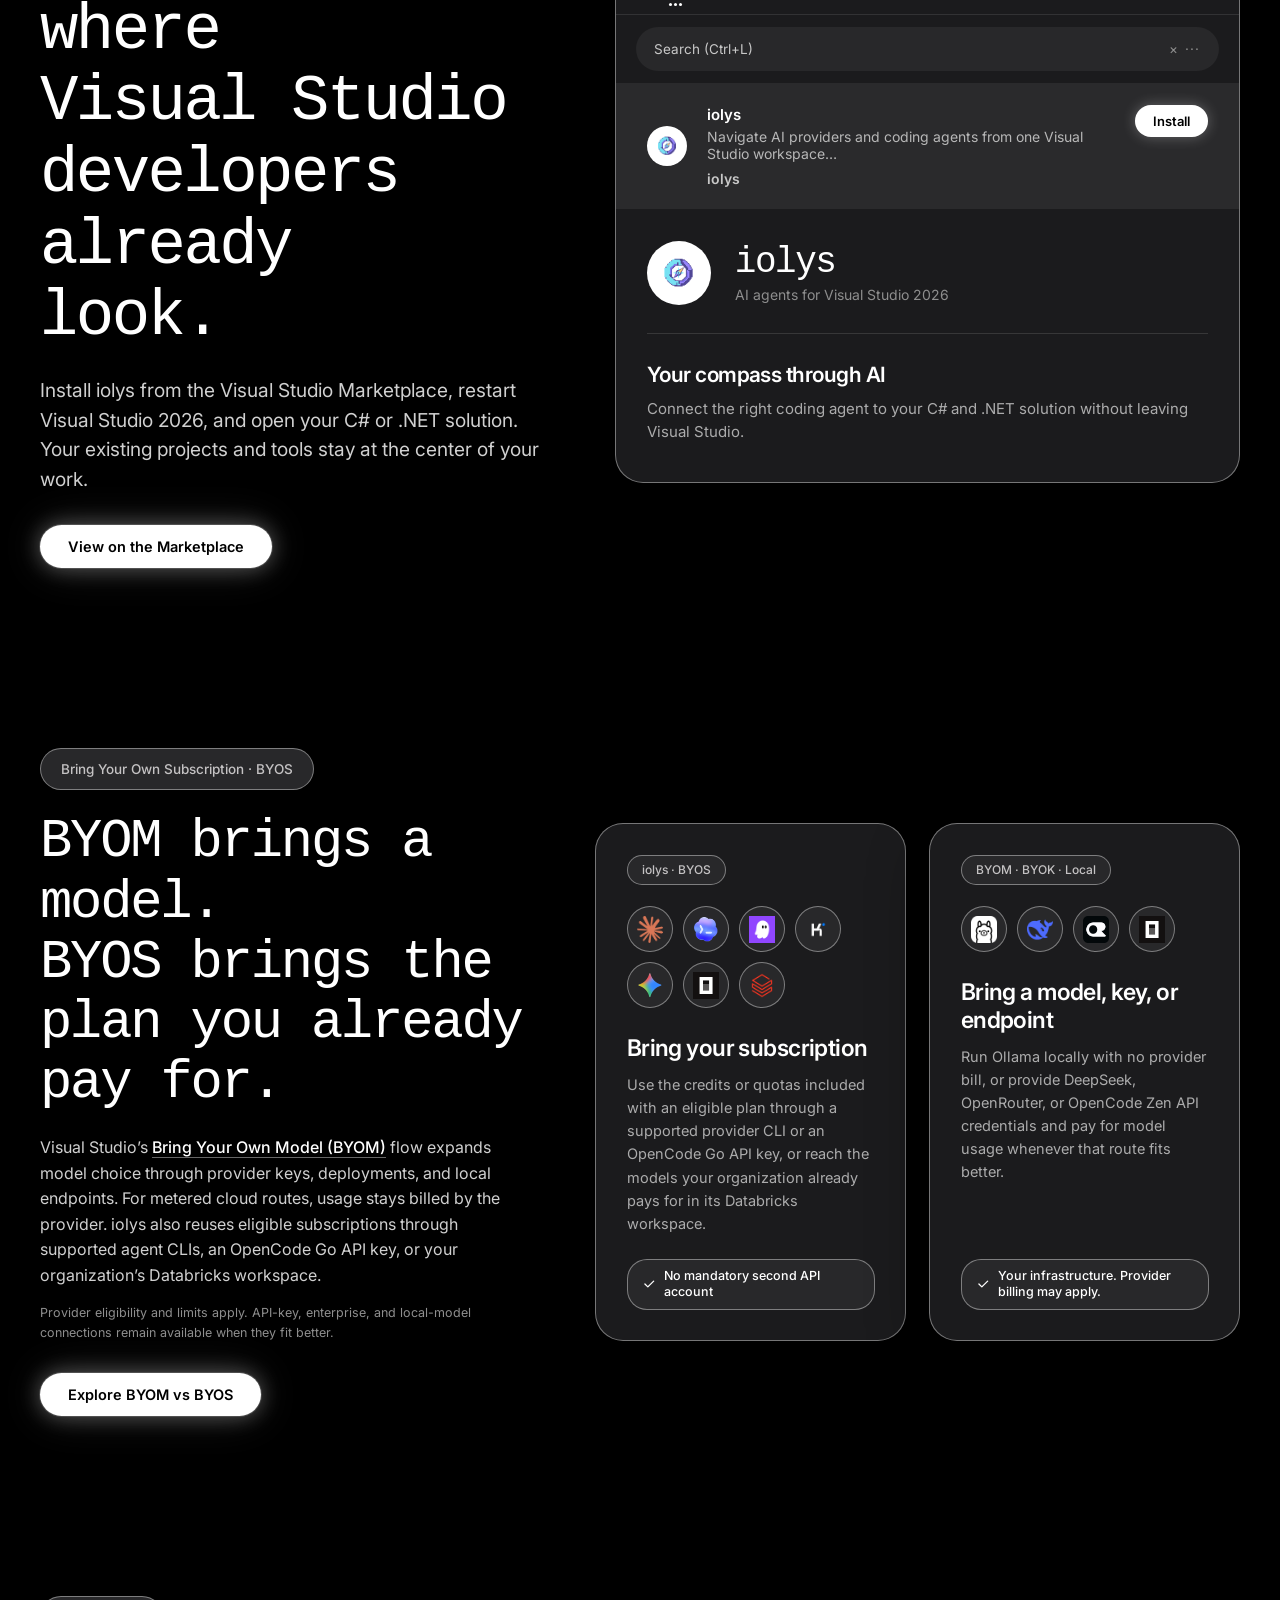
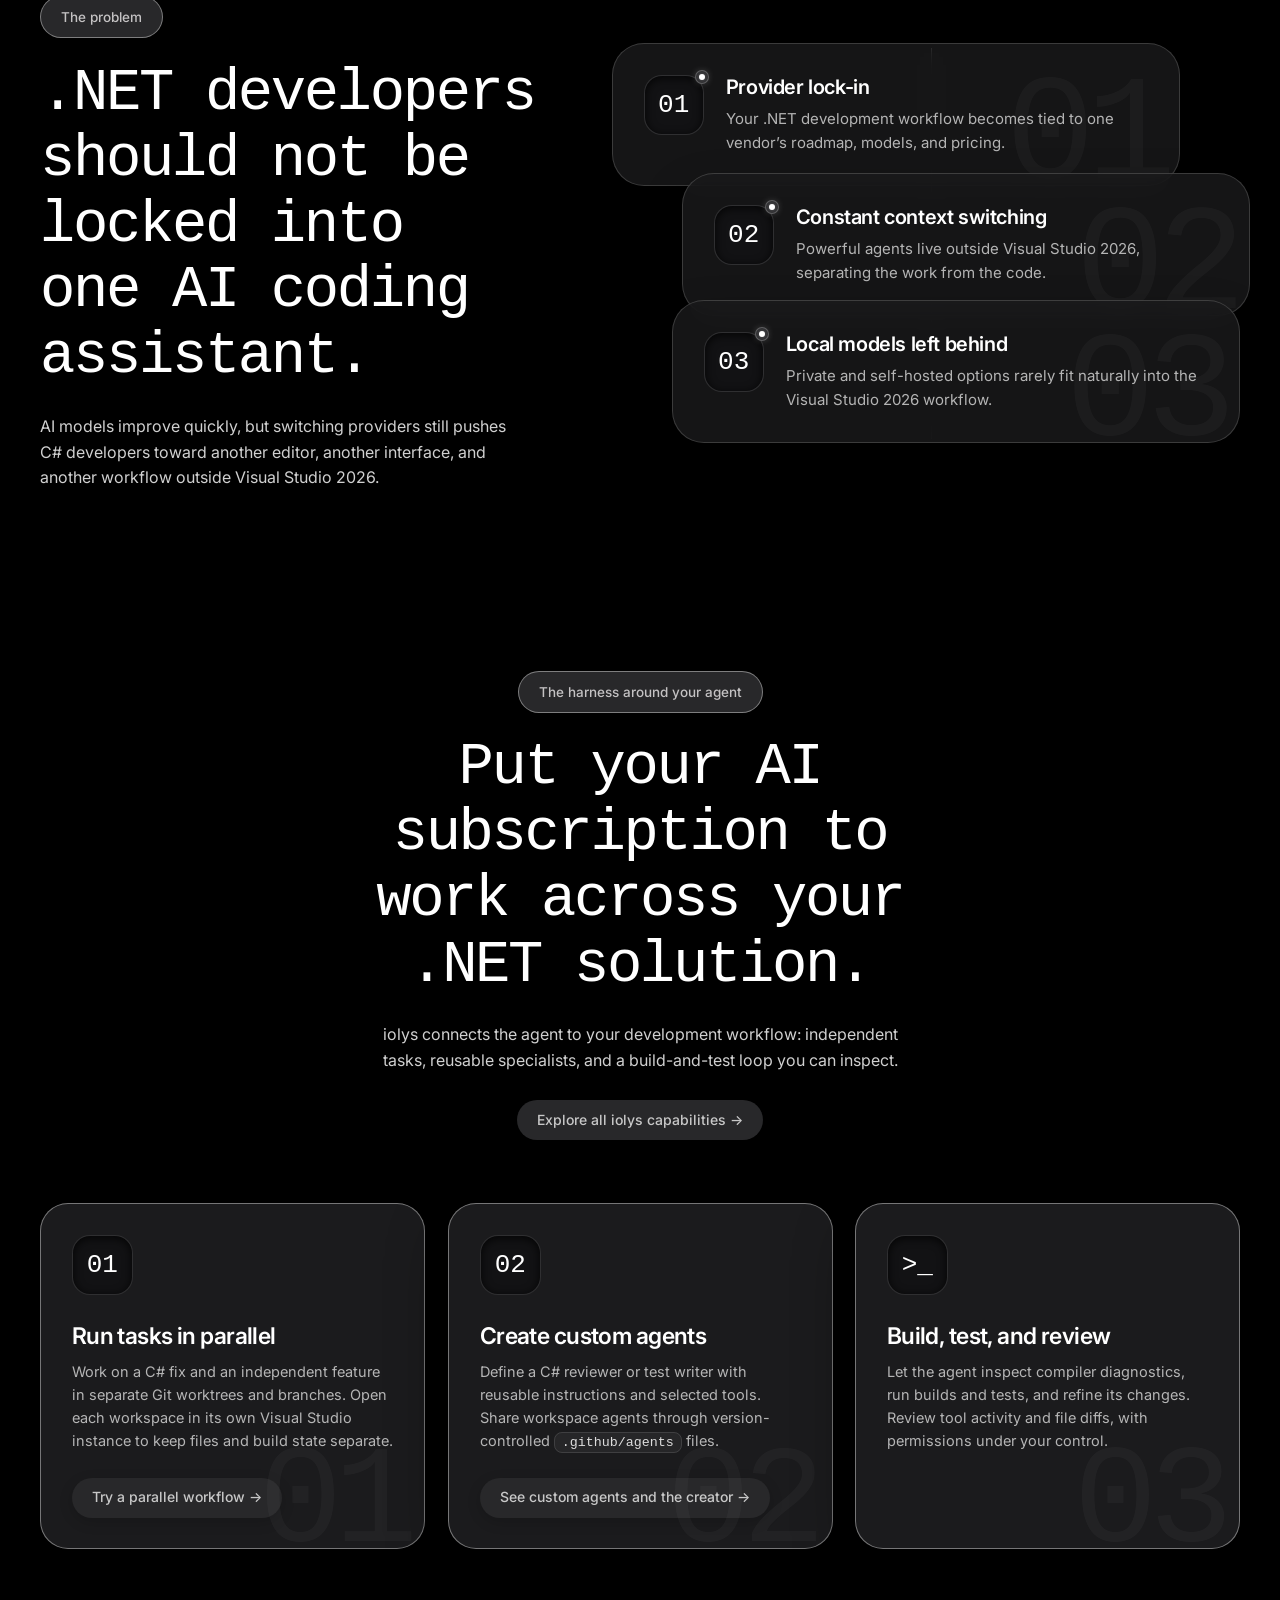
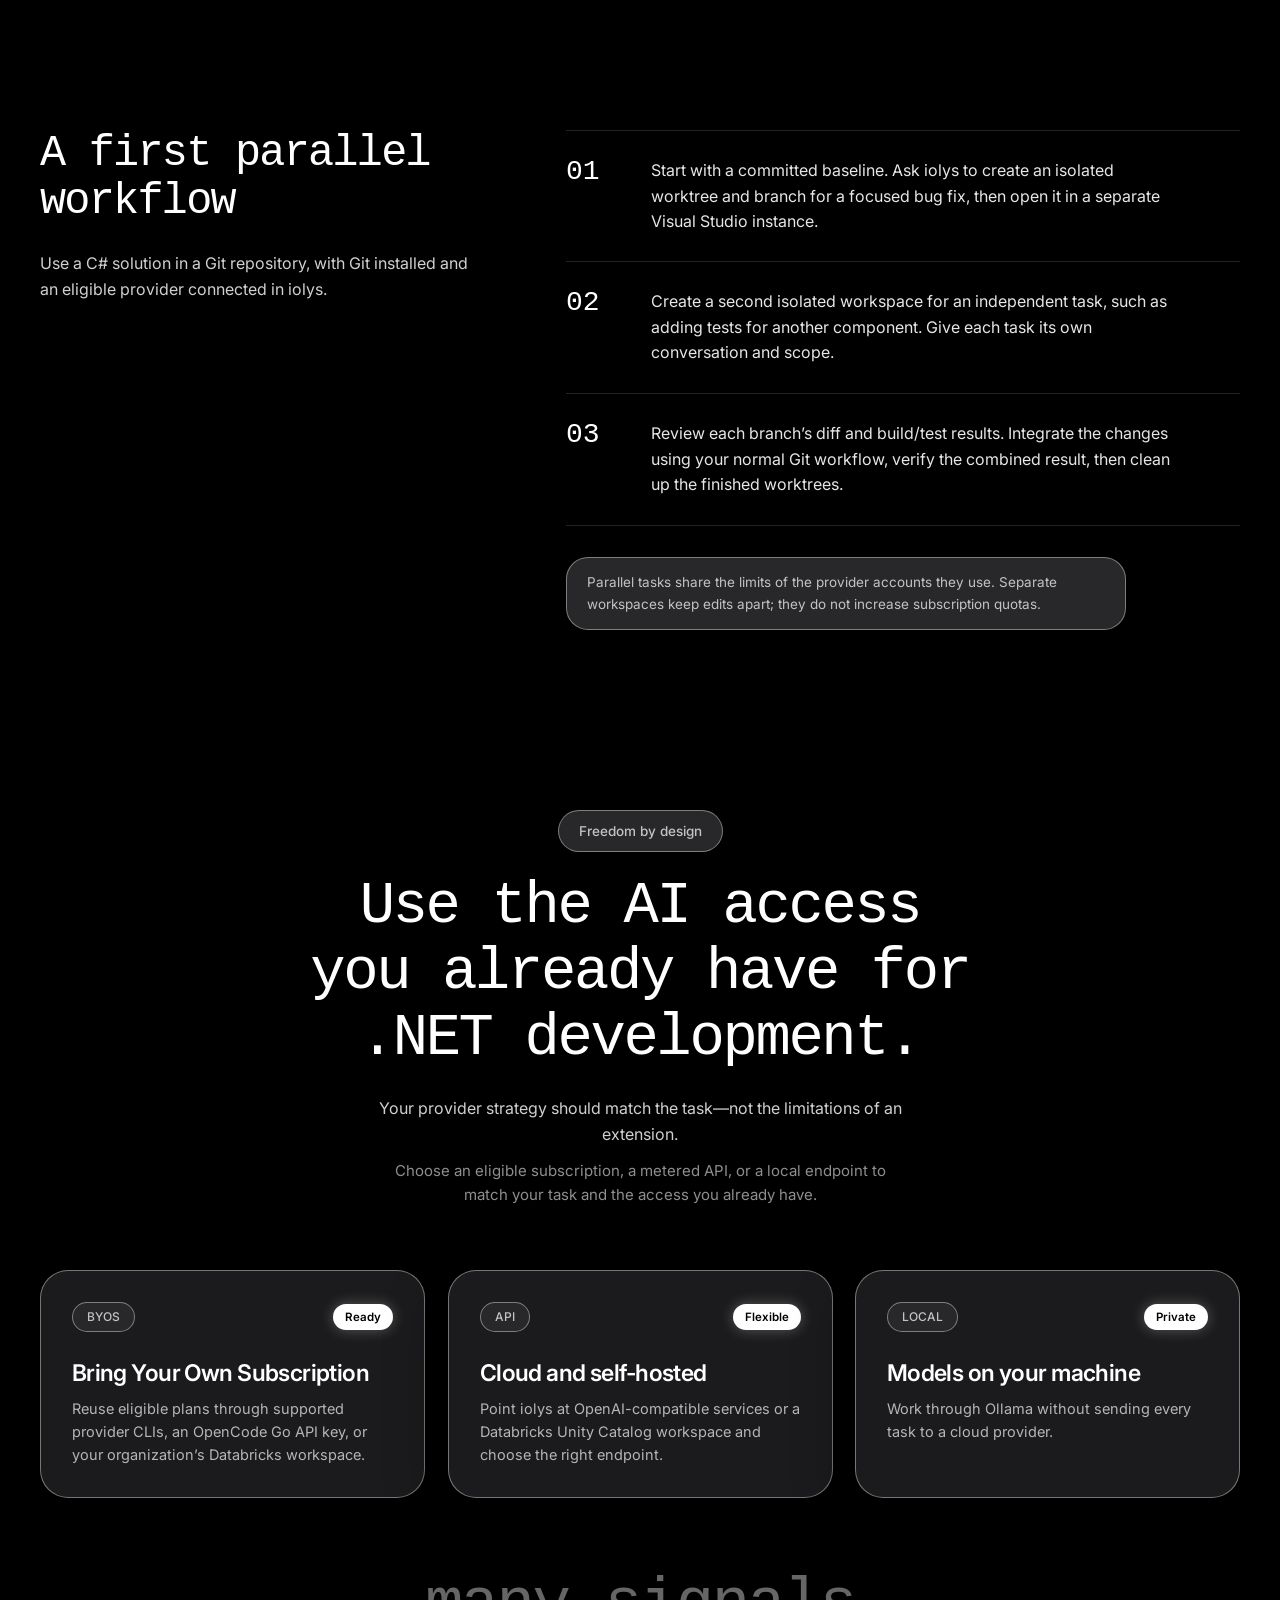
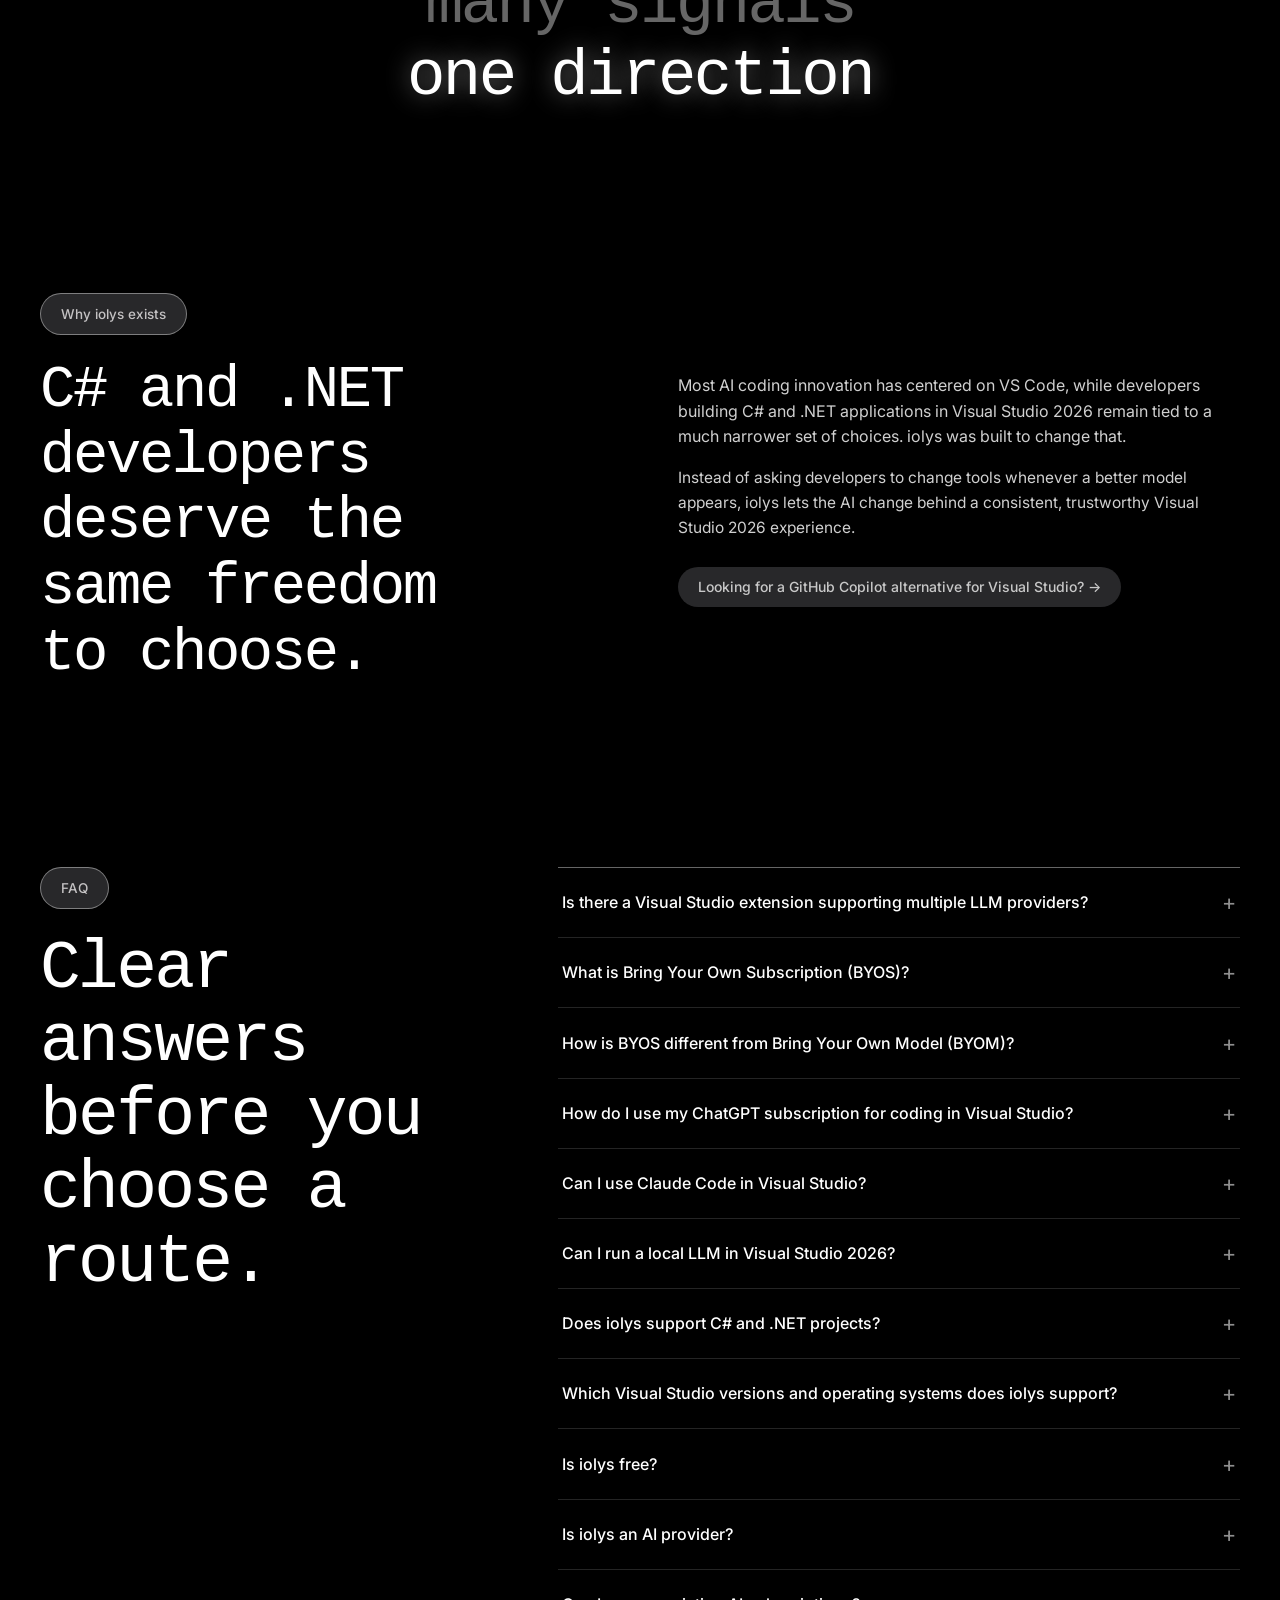
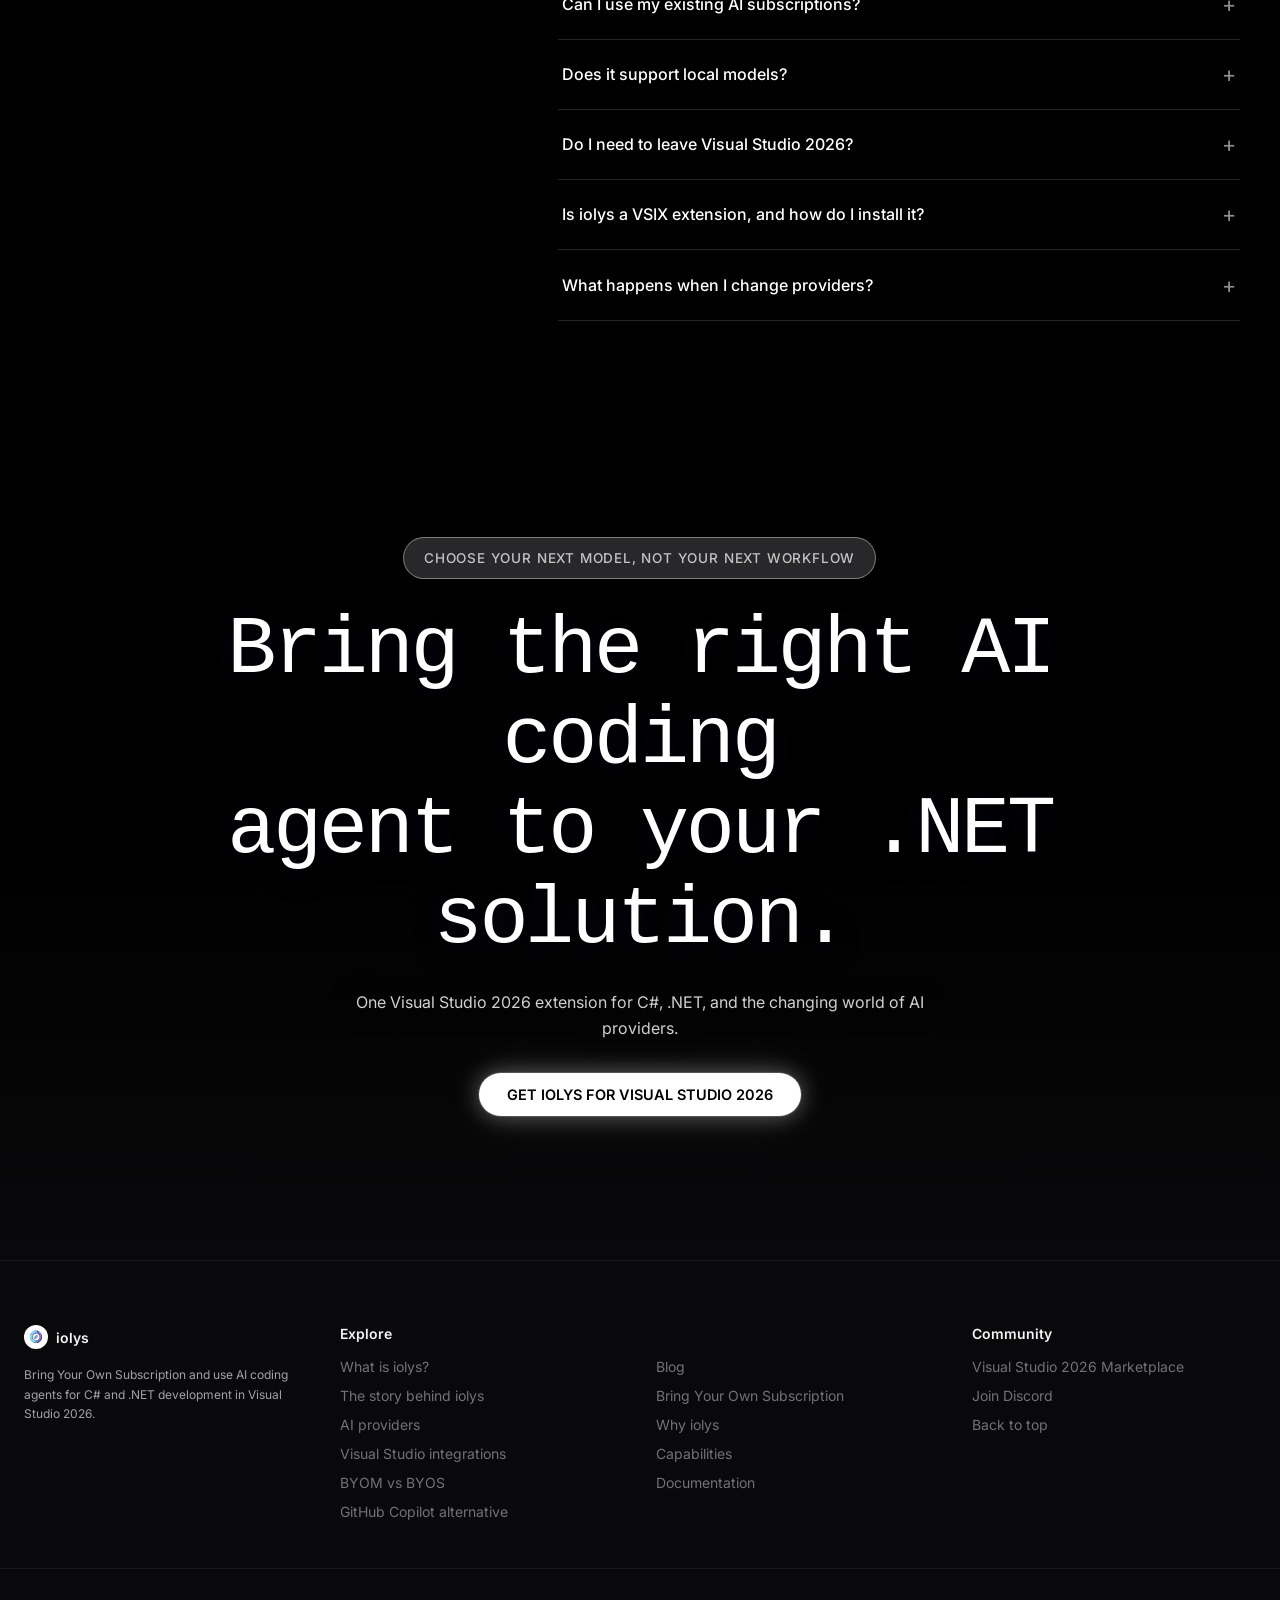
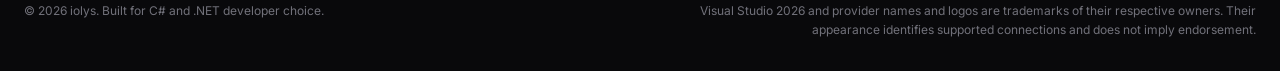
<file: iolys-test.html>
<!DOCTYPE html>
<html lang="en">
<head>
  <meta charset="UTF-8" />
  <meta name="viewport" content="width=device-width, initial-scale=1" />
  <title>Intelligence Designed To Evolve</title>
  <link rel="preconnect" href="https://fonts.googleapis.com" />
  <link rel="preconnect" href="https://fonts.gstatic.com" crossorigin />
  <link href="https://fonts.googleapis.com/css2?family=Inter:wght@400;500;600&display=swap" rel="stylesheet" />
  <link href="https://db.onlinewebfonts.com/c/8cb707a9b8a73f8a7403336b861c3074?family=BubbledotICG-FinePos" rel="stylesheet" />
  <link
    rel="stylesheet"
    href="https://cdnjs.cloudflare.com/ajax/libs/font-awesome/6.5.2/css/all.min.css"
    integrity="sha512-SnH5WK+bZxgPHs44uWIX+LLJAJ9/2PkPKZ5QiAj6Ta86w+fsb2TkcmfRyVX3pBnMFcV7oQPJkl9QevSCWr3W6A=="
    crossorigin="anonymous"
    referrerpolicy="no-referrer"
  />
  <style>
:root {
  --bg: #000000;
  --text: #ffffff;
  --muted: #8e8e8e;
  --nav-text: #2e2e2e;
  --pill-dark: #28282a;
  --sign-in-text: #c8c8c8;
  --nav-shadow: 0 4px 14px rgba(0, 0, 0, 0.16);
  --trust-bg: #28282a;
  --trust-border: rgba(255, 255, 255, 0.4);
  --trust-text: #c4c2c3;
  --font-sans: "Inter", "Segoe UI", system-ui, sans-serif;
  --font-display: "BubbledotICG-FinePos", "Geist Pixel Circle", monospace;
  --ease: cubic-bezier(0.22, 1, 0.36, 1);
}

*, *::before, *::after { box-sizing: border-box; }

html, body { margin: 0; padding: 0; }

body {
  background: var(--bg);
  color: var(--text);
  font-family: var(--font-sans);
  min-height: 100vh;
  min-height: 100dvh;
  overflow-x: hidden;
  -webkit-font-smoothing: antialiased;
  -moz-osx-font-smoothing: grayscale;
}

a { color: inherit; text-decoration: none; }

/* ---------- Background ---------- */
.bg {
  position: absolute;
  top: 0;
  left: 0;
  right: 0;
  height: 100vh;
  height: 100dvh;
  background: #000;
  overflow: hidden;
  z-index: 0;
}
.bg-video {
  position: absolute;
  inset: 0;
  width: 100%;
  height: 100%;
  object-fit: cover;
  pointer-events: none;
  z-index: 0;
}
.bg::after {
  content: "";
  position: absolute;
  inset: 0;
  z-index: 0;
  pointer-events: none;
  background: linear-gradient(
    to bottom,
    rgba(0, 0, 0, 0) 70%,
    rgba(0, 0, 0, 0.85) 100%
  );
}

/* ---------- Page ---------- */
.page {
  position: relative;
  display: flex;
  flex-direction: column;
  align-items: center;
  min-height: 100vh;
  min-height: 100dvh;
  padding: clamp(16px, 2.4vh, 28px) clamp(14px, 3vw, 32px);
  /* card glow extends past the viewport edge on narrow screens; clip it so the page never scrolls sideways */
  overflow-x: clip;
}
.header, .hero, .stats, .mobile-menu, .providers, .steps, .market, .faq, .final-cta, .site-footer { z-index: 1; position: relative; }

/* ---------- Header ---------- */
.header {
  flex-shrink: 0;
  display: flex;
  align-items: center;
  justify-content: center;
  width: 100%;
  max-width: 1100px;
  gap: clamp(12px, 1.6vw, 18px);
  animation: slideDown 0.7s var(--ease) both;
}

.logo {
  flex-shrink: 0;
  display: grid;
  place-items: center;
  width: clamp(40px, 4.4vw, 46px);
  height: clamp(40px, 4.4vw, 46px);
  border-radius: 50%;
  background: #fff;
  box-shadow: var(--nav-shadow);
  transition: transform 0.3s var(--ease);
}
.logo img {
  width: 72%;
  height: 72%;
  object-fit: contain;
}
.logo:hover { transform: scale(1.04); }

.nav-pill {
  flex: 1;
  max-width: 820px;
  height: clamp(44px, 5.2vw, 48px);
  padding: 4px 10px;
  display: flex;
  align-items: center;
  justify-content: space-between;
  background: #fff;
  border-radius: 999px;
  box-shadow: var(--nav-shadow);
}
.nav-link {
  position: relative;
  padding: 0 clamp(8px, 0.9vw, 12px);
  font-weight: 500;
  font-size: clamp(12px, 1.3vw, 15px);
  letter-spacing: -0.01em;
  color: var(--nav-text);
  opacity: 0.5;
  white-space: nowrap;
  transition: opacity 0.25s;
}
.nav-link:hover { opacity: 0.75; }
.nav-link.is-active { opacity: 1; }
.nav-link.is-active::after {
  content: "";
  position: absolute;
  left: 50%;
  bottom: -9px;
  width: 3px;
  height: 3px;
  margin-left: -1.5px;
  border-radius: 50%;
  background: #000;
  box-shadow: -5px 0 0 #000, 5px 0 0 #000;
}

.sign-in {
  flex-shrink: 0;
  display: inline-flex;
  align-items: center;
  height: clamp(44px, 5.2vw, 48px);
  padding: 0 clamp(18px, 2.2vw, 24px);
  background: var(--pill-dark);
  color: var(--sign-in-text);
  font-weight: 500;
  font-size: clamp(13px, 1.4vw, 15px);
  border-radius: 999px;
  box-shadow: var(--nav-shadow);
  transition: background 0.25s, color 0.25s, transform 0.25s;
}
.sign-in:hover { background: #323234; color: #fff; transform: translateY(-1px); }

.burger { display: none; }

/* ---------- Hero ---------- */
.hero {
  flex: 1 0 auto;
  display: flex;
  flex-direction: column;
  align-items: center;
  justify-content: center;
  text-align: center;
  width: 100%;
  max-width: 900px;
  min-height: 0;
  padding-top: 200px;
  padding-bottom: clamp(24px, 6vh, 64px);
}

/* Trust row */
.trust {
  --trust-size: clamp(36px, 4.5vw, 42px);
  display: inline-flex;
  align-items: center;
  margin-bottom: clamp(16px, 2.5vh, 26px);
}
.avatar {
  position: relative;
  flex-shrink: 0;
  width: var(--trust-size);
  height: var(--trust-size);
  padding: 5px;
  border-radius: 50%;
  background: var(--trust-bg);
  border: 1px solid var(--trust-border);
  transition: transform 0.35s var(--ease);
}
.avatar > span {
  display: grid;
  place-items: center;
  width: 100%;
  height: 100%;
  border-radius: 50%;
  background: #fff;
  color: #111;
  font-size: calc(var(--trust-size) * 0.34);
}
.avatar > span img {
  width: 100%;
  height: 100%;
  border-radius: 50%;
  object-fit: cover;
}
.avatar + .avatar { margin-left: calc(var(--trust-size) * -0.42); }
.a1 { z-index: 1; }
.a2 { z-index: 2; }
.a3 { z-index: 4; }
.a1:hover { transform: translateY(-2px); }
.a2:hover { transform: translateY(-4px); }
.a3:hover { transform: translateY(-2px); }

.trust-pill {
  position: relative;
  z-index: 3;
  display: inline-flex;
  align-items: center;
  height: var(--trust-size);
  margin-left: calc(var(--trust-size) * -0.42);
  padding: 0 clamp(14px, 1.8vw, 18px) 0 calc(var(--trust-size) * 0.58);
  background: var(--trust-bg);
  border: 1px solid var(--trust-border);
  border-radius: 999px;
  color: var(--trust-text);
  font-weight: 500;
  font-size: clamp(12px, 1.4vw, 13.5px);
  white-space: nowrap;
}

/* Headline */
.headline {
  margin: 0;
  font-family: var(--font-display);
  font-weight: 400;
  color: #fff;
  font-size: clamp(28px, 6.2vw, 80px);
  letter-spacing: -0.04em;
  line-height: 1.12;
  white-space: nowrap;
  overflow: hidden;
}
.headline span {
  display: block;
  opacity: 0;
  transform: translateY(14px);
  animation: headlineFade 0.85s var(--ease) forwards;
}
.headline span:nth-child(1) { animation-delay: 0.12s; }
.headline span:nth-child(2) { animation-delay: 0.3s; }

/* Subhead */
.subhead {
  max-width: min(500px, 92%);
  margin: clamp(12px, 2vh, 20px) 0 clamp(18px, 3vh, 28px);
  font-size: clamp(calc(13.5px + 2pt), calc(1.55vw + 2pt), calc(16.5px + 2pt));
  color: #d0d0d0;
  opacity: 0.8;
  line-height: 1.55;
  font-weight: 400;
}

/* CTA group */
.cta-group {
  display: flex;
  flex-wrap: wrap;
  align-items: center;
  gap: clamp(12px, 1.6vw, 18px);
  margin-bottom: clamp(16px, 2.4vh, 24px);
}

/* CTA */
.cta {
  display: inline-flex;
  align-items: center;
  background: #fff;
  color: #000;
  font-weight: 600;
  font-size: clamp(13.5px, 1.5vw, 14.5px);
  padding: clamp(11px, 1.6vh, 13px) clamp(22px, 3vw, 28px);
  border-radius: 999px;
  box-shadow:
    0 0 0 1px rgba(255, 255, 255, 0.15),
    0 0 22px rgba(255, 255, 255, 0.32),
    0 0 44px rgba(255, 255, 255, 0.12);
  transition: transform 0.3s var(--ease), box-shadow 0.3s;
}
.cta:hover {
  transform: translateY(-2px) scale(1.02);
  box-shadow:
    0 0 0 1px rgba(255, 255, 255, 0.25),
    0 0 30px rgba(255, 255, 255, 0.5),
    0 0 60px rgba(255, 255, 255, 0.22);
}

.cta-secondary {
  display: inline-flex;
  align-items: center;
  background: var(--pill-dark);
  color: var(--sign-in-text);
  font-weight: 500;
  font-size: clamp(13.5px, 1.5vw, 14.5px);
  padding: clamp(11px, 1.6vh, 13px) clamp(22px, 3vw, 28px);
  border-radius: 999px;
  box-shadow: var(--nav-shadow);
  transition: background 0.25s, color 0.25s, transform 0.25s;
}
.cta-secondary:hover {
  background: #323234;
  color: #fff;
  transform: translateY(-1px);
}

/* Hero note */
.hero-note {
  max-width: min(560px, 92%);
  margin: 0 0 clamp(8px, 1.4vh, 12px);
  font-size: clamp(13px, 1.4vw, 15px);
  color: #cfcfcf;
  line-height: 1.5;
}
.hero-note-strong {
  color: #fff;
  font-weight: 600;
}

/* Hero facts link */
.hero-facts {
  font-size: clamp(13px, 1.4vw, 15px);
  color: #cfcfcf;
  text-decoration: underline;
  text-underline-offset: 3px;
  transition: color 0.2s;
}
.hero-facts:hover { color: #fff; }

/* ---------- Providers ---------- */
.providers {
  width: 100%;
  max-width: 1100px;
  margin: 0 auto;
  padding: clamp(120px, 22vh, 260px) 0 clamp(32px, 6vh, 72px);
}
.providers-head {
  display: flex;
  flex-wrap: wrap;
  align-items: flex-end;
  justify-content: space-between;
  gap: 16px;
  margin-bottom: clamp(24px, 4vh, 40px);
}
.providers-head h2 {
  margin: 0;
  max-width: 720px;
  font-family: var(--font-display);
  font-weight: 400;
  color: #fff;
  font-size: clamp(22px, 3.4vw, 40px);
  letter-spacing: -0.02em;
  line-height: 1.15;
}
.all-link {
  flex-shrink: 0;
  font-size: clamp(13px, 1.4vw, 15px);
  color: #cfcfcf;
  text-decoration: underline;
  text-underline-offset: 3px;
  transition: color 0.2s;
}
.all-link:hover { color: #fff; }

.grid {
  list-style: none;
  margin: 0;
  padding: 0;
  display: grid;
  grid-template-columns: repeat(3, 1fr);
  gap: clamp(12px, 1.6vw, 18px);
}
.card {
  position: relative;
  display: flex;
  align-items: center;
  gap: 12px;
  height: 72px;
  padding: 0 16px 0 10px;
  background: var(--pill-dark);
  border: 1px solid rgba(255, 255, 255, 0.12);
  border-radius: 999px;
  box-shadow: var(--nav-shadow);
  transition: transform 0.25s var(--ease), border-color 0.25s, background 0.25s;
}
.card:hover {
  transform: translateY(-2px);
  background: #323234;
  border-color: var(--trust-border);
}
.card .logo {
  flex-shrink: 0;
  display: grid;
  place-items: center;
  width: 52px;
  height: 52px;
  padding: 9px;
  border-radius: 50%;
  background: rgba(255, 255, 255, 0.95);
  border: 1px solid rgba(255, 255, 255, 0.5);
  box-shadow: inset 0 0 0 1px rgba(0, 0, 0, 0.04);
  overflow: hidden;
}
.card .logo img {
  width: 100%;
  height: 100%;
  object-fit: contain;
}
.card .name {
  flex: 1;
  min-width: 0;
  font-weight: 500;
  font-size: clamp(14px, 1.5vw, 16px);
  color: #f2f2f2;
  line-height: 1.2;
}
.card .badge {
  flex-shrink: 0;
  margin-left: auto;
  padding: 4px 11px;
  border-radius: 999px;
  background: #59458e;
  border: 1px solid rgba(255, 255, 255, 0.25);
  color: #fff;
  font-size: 11px;
  font-weight: 500;
  white-space: nowrap;
}
.card.is-featured {
  background: rgba(89, 69, 142, 0.35);
  border-color: rgba(89, 69, 142, 0.9);
}
.card.is-featured:hover {
  background: rgba(89, 69, 142, 0.5);
  border-color: #59458e;
}

/* ---------- Steps / Timeline ---------- */
.steps {
  width: 100%;
  max-width: 1100px;
  margin: 0 auto;
  padding: clamp(60px, 12vh, 140px) 0 clamp(40px, 8vh, 96px);
}
.steps-intro {
  display: flex;
  flex-direction: column;
  align-items: center;
  text-align: center;
  max-width: 900px;
  margin: 0 auto clamp(40px, 8vh, 80px);
}
.pill {
  display: inline-flex;
  align-items: center;
  height: clamp(36px, 4.5vw, 42px);
  padding: 0 clamp(14px, 1.8vw, 20px);
  margin-bottom: clamp(16px, 2.5vh, 26px);
  background: var(--trust-bg);
  border: 1px solid var(--trust-border);
  border-radius: 999px;
  color: var(--trust-text);
  font-weight: 500;
  font-size: clamp(12px, 1.4vw, 13.5px);
}
.steps-headline {
  margin: 0;
  font-family: var(--font-display);
  font-weight: 400;
  color: #fff;
  font-size: clamp(28px, 6.2vw, 80px);
  letter-spacing: -0.04em;
  line-height: 1.12;
}
.steps-headline span {
  display: block;
  opacity: 0;
  transform: translateY(14px);
  transition: opacity 0.85s var(--ease), transform 0.85s var(--ease);
}
.steps-headline span:nth-child(1) { transition-delay: 0.12s; }
.steps-headline span:nth-child(2) { transition-delay: 0.3s; }
.steps-headline span:nth-child(3) { transition-delay: 0.48s; }
.steps.in-view .steps-headline span { opacity: 1; transform: none; }

/* scroll-triggered reveal for the rest of the block */
.steps .s-reveal {
  opacity: 0;
  transform: translateY(22px) scale(0.98);
  filter: blur(6px);
  transition: opacity 0.85s var(--ease) var(--d, 0s), transform 0.85s var(--ease) var(--d, 0s), filter 0.85s var(--ease) var(--d, 0s);
}
.steps.in-view .s-reveal { opacity: 1; transform: none; filter: none; }
.steps-subhead {
  max-width: min(560px, 92%);
  margin: clamp(14px, 2.4vh, 24px) 0 0;
  font-size: clamp(calc(13.5px + 2pt), calc(1.55vw + 2pt), calc(16.5px + 2pt));
  color: #d0d0d0;
  line-height: 1.55;
  font-weight: 400;
}

.timeline {
  list-style: none;
  margin: 0;
  padding: 0;
  position: relative;
  display: grid;
  grid-template-columns: repeat(3, 1fr);
}
.timeline::before {
  content: "";
  position: absolute;
  top: 0;
  left: 0;
  right: 0;
  height: 1px;
  background: var(--trust-border);
  transform: scaleX(0);
  transform-origin: left;
  transition: transform 1.6s var(--ease) 0.45s;
}
.steps.in-view .timeline::before { transform: scaleX(1); }
.timeline::after {
  content: "";
  position: absolute;
  top: -1px;
  left: 0;
  width: 160px;
  height: 3px;
  border-radius: 3px;
  background: linear-gradient(90deg, transparent, #fff, transparent);
  box-shadow: 0 0 14px rgba(255, 255, 255, 0.7);
  opacity: 0;
  pointer-events: none;
}
.steps.in-view .timeline::after { animation: stepsSpark 5.5s cubic-bezier(0.4, 0, 0.2, 1) 2.4s infinite; }
@keyframes stepsSpark {
  /* travels from the start of the line to its end and fades out before leaving it */
  0% { transform: translateX(0); opacity: 0; }
  12% { opacity: 1; }
  88% { opacity: 1; }
  100% { transform: translateX(calc(var(--tl-w, 1100px) - 160px)); opacity: 0; }
}
.step {
  position: relative;
  padding: clamp(24px, 4vh, 40px) clamp(18px, 2.4vw, 32px) clamp(8px, 2vh, 16px);
  display: flex;
  flex-direction: column;
  align-items: flex-start;
}
.step::before {
  content: "";
  position: absolute;
  top: 0;
  bottom: 0;
  left: 0;
  width: 1px;
  background: rgba(255, 255, 255, 0.14);
  transform: scaleY(0);
  transform-origin: top;
  transition: transform 0.9s var(--ease) calc(var(--sd, 0s) - 0.1s);
}
.step:first-child::before { display: none; }
.steps.in-view .step::before { transform: scaleY(1); }

/* step content fades up one piece at a time, in sync with the line passing */
.steps .step > :not(.dot) {
  opacity: 0;
  transform: translateY(18px);
  filter: blur(4px);
  transition: opacity 0.7s var(--ease) calc(var(--sd, 0s) + var(--i, 0) * 0.09s), transform 0.7s var(--ease) calc(var(--sd, 0s) + var(--i, 0) * 0.09s), filter 0.7s var(--ease) calc(var(--sd, 0s) + var(--i, 0) * 0.09s);
}
.steps .step > .num { --i: 0; }
.steps .step > h3 { --i: 1; }
.steps .step > p { --i: 2; }
.steps .step > .step-link { --i: 3; }
.steps.in-view .step > :not(.dot) { opacity: 1; transform: none; filter: none; }
/* the link keeps its own hover transition once revealed */
.steps.in-view .step > .step-link { transition: background 0.25s, color 0.25s, transform 0.25s; }
.dot {
  position: absolute;
  top: -4px;
  left: -4px;
  width: 7px;
  height: 7px;
  border-radius: 50%;
  background: #fff;
  transform: scale(0);
  transition: transform 0.35s var(--ease), box-shadow 0.35s;
}
.steps.in-view .dot { transform: scale(1); }
.steps.in-view .dot { animation: dotPop 0.7s var(--ease) calc(var(--sd, 0s) - 0.15s) backwards; }
.step:hover .dot { transform: scale(1.5); box-shadow: 0 0 14px rgba(255, 255, 255, 0.7); }
.dot.is-last { box-shadow: 0 0 14px rgba(255, 255, 255, 0.6); }
@keyframes dotPop {
  0% { transform: scale(0); box-shadow: 0 0 0 0 rgba(255, 255, 255, 0.7); }
  55% { transform: scale(1.9); }
  100% { transform: scale(1); box-shadow: 0 0 0 14px rgba(255, 255, 255, 0); }
}
.num {
  font-family: var(--font-display);
  font-size: clamp(22px, 3vw, 33px);
  line-height: 1;
  color: #fff;
  margin-bottom: clamp(20px, 4vh, 40px);
}
.step h3 {
  margin: 0 0 10px;
  font-weight: 600;
  font-size: clamp(18px, 2.2vw, 24px);
  letter-spacing: -0.025em;
  color: #fff;
}
.step p {
  margin: 0 0 22px;
  max-width: 34ch;
  font-size: clamp(13.5px, 1.4vw, 15px);
  line-height: 1.6;
  color: #d0d0d0;
  opacity: 0.8;
}
.step p strong { color: #fff; font-weight: 600; }
.step-link {
  margin-top: auto;
  display: inline-flex;
  align-items: center;
  height: 40px;
  padding: 0 20px;
  background: var(--pill-dark);
  color: var(--sign-in-text);
  font-weight: 500;
  font-size: 14px;
  border-radius: 999px;
  box-shadow: var(--nav-shadow);
  transition: background 0.25s, color 0.25s, transform 0.25s;
}
.step-link:hover { background: #323234; color: #fff; transform: translateY(-1px); }
.step-link:focus-visible { outline: 2px solid #fff; outline-offset: 3px; }
.steps-note {
  margin: clamp(24px, 4vh, 40px) 0 0;
  padding: 0 clamp(18px, 2.4vw, 32px);
  font-size: clamp(11px, 1.2vw, 12.5px);
  line-height: 1.6;
  color: var(--muted);
}

/* ---------- Marketplace ---------- */
.market {
  display: grid;
  grid-template-columns: minmax(0, 0.9fr) minmax(0, 1.1fr);
  align-items: center;
  gap: clamp(28px, 5vw, 72px);
  width: 100%;
  max-width: 1200px;
  margin: 0 auto;
  padding: clamp(60px, 12vh, 140px) 0 clamp(40px, 8vh, 96px);
}
.copy { display: flex; flex-direction: column; align-items: flex-start; }
.market-headline {
  margin: 0;
  font-family: var(--font-display);
  font-weight: 400;
  color: #fff;
  font-size: clamp(30px, 5vw, 64px);
  letter-spacing: -0.04em;
  line-height: 1.12;
}
.market-headline span {
  display: block;
  opacity: 0;
  transform: translateY(14px);
  animation: headlineFade 0.85s var(--ease) forwards;
}
.market-headline span:nth-child(1) { animation-delay: 0.12s; }
.market-headline span:nth-child(2) { animation-delay: 0.3s; }
.market-headline span:nth-child(3) { animation-delay: 0.48s; }
.market-headline span:nth-child(4) { animation-delay: 0.66s; }
.market-subhead {
  max-width: 500px;
  margin: clamp(14px, 2.4vh, 24px) 0 clamp(20px, 3.4vh, 32px);
  font-size: clamp(calc(13.5px + 2pt), calc(1.55vw + 2pt), calc(16.5px + 2pt));
  color: #d0d0d0;
  line-height: 1.55;
  font-weight: 400;
}
.cta:focus-visible { outline: 2px solid #fff; outline-offset: 4px; }

/* ---------- Window mockup ---------- */
.window {
  background: #1b1b1d;
  border: 1px solid var(--trust-border);
  border-radius: 28px;
  box-shadow: 0 20px 60px rgba(0, 0, 0, 0.45);
  overflow: hidden;
  font-size: clamp(12px, 1.2vw, 14px);
  color: #e6e6e6;
}
.tabs {
  display: flex;
  gap: clamp(20px, 3vw, 40px);
  padding: 0 clamp(18px, 2.4vw, 32px);
  border-bottom: 1px solid rgba(255, 255, 255, 0.1);
}
.tab {
  position: relative;
  padding: clamp(16px, 2.4vw, 24px) 0;
  font-weight: 500;
  font-size: clamp(13px, 1.4vw, 16px);
  color: var(--muted);
}
.tab.is-active { color: #fff; }
.tab.is-active::after {
  content: "";
  position: absolute;
  left: 50%;
  bottom: 8px;
  width: 3px;
  height: 3px;
  margin-left: -1.5px;
  border-radius: 50%;
  background: #fff;
  box-shadow: -5px 0 0 #fff, 5px 0 0 #fff;
}
.search {
  display: flex;
  align-items: center;
  justify-content: space-between;
  margin: 12px clamp(12px, 1.6vw, 20px);
  height: 44px;
  padding: 0 18px;
  background: var(--pill-dark);
  border-radius: 999px;
  color: var(--sign-in-text);
  font-size: clamp(12px, 1.2vw, 13.5px);
}
.search-actions { color: var(--muted); letter-spacing: 0.1em; }
.result {
  display: flex;
  align-items: center;
  gap: clamp(12px, 1.6vw, 20px);
  padding: clamp(14px, 2vw, 22px) clamp(18px, 2.4vw, 32px);
  background: #2a2a2c;
}
.result-text { flex: 1; min-width: 0; display: flex; flex-direction: column; gap: 4px; }
.result-text strong { color: #fff; font-weight: 600; font-size: clamp(13px, 1.3vw, 15px); }
.result-text span { color: #d0d0d0; opacity: 0.85; }
.result-text em { font-style: normal; font-weight: 600; color: var(--sign-in-text); margin-top: 4px; }
.install {
  flex-shrink: 0;
  align-self: flex-start;
  padding: 8px 18px;
  background: #fff;
  color: #000;
  font-weight: 600;
  font-size: 13px;
  border-radius: 999px;
  box-shadow: 0 0 14px rgba(255, 255, 255, 0.28);
}
.ext-logo {
  position: relative;
  flex-shrink: 0;
  display: grid;
  place-items: center;
  width: 40px;
  height: 40px;
  border-radius: 50%;
  background: #fff;
  overflow: hidden;
}
.ext-logo img {
  width: 100%;
  height: 100%;
  padding: 18%;
  object-fit: contain;
}
.ext-logo.big { width: 64px; height: 64px; }
.detail { padding: clamp(18px, 2.6vw, 32px) clamp(18px, 2.4vw, 32px) clamp(22px, 3vw, 40px); }
.detail-head { display: flex; align-items: center; gap: clamp(14px, 2vw, 24px); }
.detail-title {
  font-family: var(--font-display);
  font-size: clamp(24px, 3vw, 36px);
  letter-spacing: -0.04em;
  line-height: 1.1;
  color: #fff;
}
.detail-sub { margin-top: 4px; color: var(--muted); }
.detail hr {
  border: 0;
  height: 1px;
  margin: clamp(16px, 2.4vw, 28px) 0;
  background: rgba(255, 255, 255, 0.12);
}
.detail h3 {
  margin: 0 0 10px;
  font-weight: 600;
  font-size: clamp(16px, 1.8vw, 21px);
  letter-spacing: -0.025em;
  color: #fff;
}
.detail p {
  margin: 0;
  line-height: 1.55;
  color: #d0d0d0;
  opacity: 0.8;
  font-size: clamp(13px, 1.3vw, 15px);
}

/* ---------- FAQ ---------- */
.faq {
  display: grid;
  grid-template-columns: minmax(0, 0.8fr) minmax(0, 1.2fr);
  align-items: start;
  gap: clamp(28px, 5vw, 72px);
  width: 100%;
  max-width: 1200px;
  margin: 0 auto;
  padding: clamp(60px, 12vh, 140px) 0 clamp(40px, 8vh, 96px);
}
.faq-intro {
  position: sticky;
  top: clamp(24px, 6vh, 56px);
}
.faq-intro .pill { margin-bottom: clamp(16px, 2.5vh, 26px); }
.faq-headline {
  margin: 0;
  font-family: var(--font-display);
  font-weight: 400;
  color: #fff;
  font-size: clamp(34px, 5.4vw, 68px);
  letter-spacing: -0.04em;
  line-height: 1.08;
}
.faq-headline span {
  display: block;
  opacity: 0;
  transform: translateY(14px);
  animation: headlineFade 0.85s var(--ease) forwards;
}
.faq-headline span:nth-child(1) { animation-delay: 0.1s; }
.faq-headline span:nth-child(2) { animation-delay: 0.22s; }
.faq-headline span:nth-child(3) { animation-delay: 0.34s; }
.faq-headline span:nth-child(4) { animation-delay: 0.46s; }
.faq-headline span:nth-child(5) { animation-delay: 0.58s; }

.faq-list {
  border-top: 1px solid var(--trust-border);
}
.faq-item {
  border-bottom: 1px solid rgba(255, 255, 255, 0.14);
}
.faq-item summary {
  display: flex;
  align-items: flex-start;
  justify-content: space-between;
  gap: 24px;
  padding: clamp(18px, 2.6vh, 26px) 4px;
  cursor: pointer;
  list-style: none;
  color: #fff;
  font-weight: 500;
  font-size: clamp(14px, 1.5vw, 16px);
  line-height: 1.4;
  transition: color 0.2s;
}
.faq-item summary::-webkit-details-marker { display: none; }
.faq-item summary::after {
  content: "+";
  flex-shrink: 0;
  font-family: var(--font-sans);
  font-weight: 400;
  font-size: 22px;
  line-height: 1;
  color: var(--muted);
  transition: transform 0.3s var(--ease), color 0.2s;
}
.faq-item summary:hover { color: #c4b5fd; }
.faq-item summary:hover::after { color: #fff; }
.faq-item[open] summary::after { transform: rotate(45deg); color: #fff; }
.faq-answer {
  padding: 0 4px clamp(18px, 2.6vh, 26px);
  max-width: 60ch;
}
.faq-answer p {
  margin: 0;
  color: #d0d0d0;
  opacity: 0.85;
  font-size: clamp(13.5px, 1.4vw, 15px);
  line-height: 1.6;
}

/* ---------- BorderGlow effect (React Bits, effect only) ---------- */
.bg-card {
  --edge-proximity: 0;
  --cursor-angle: 45deg;
  --edge-sensitivity: 30;
  --color-sensitivity: calc(var(--edge-sensitivity) + 20);
  --cone-spread: 25;
  --glow-padding: 40px;
  --fill-opacity: 0.5;
  --card-bg: #1b1b1d;

  --glow-color: hsl(40deg 80% 80% / 100%);
  --glow-color-60: hsl(40deg 80% 80% / 60%);
  --glow-color-50: hsl(40deg 80% 80% / 50%);
  --glow-color-40: hsl(40deg 80% 80% / 40%);
  --glow-color-30: hsl(40deg 80% 80% / 30%);
  --glow-color-20: hsl(40deg 80% 80% / 20%);
  --glow-color-10: hsl(40deg 80% 80% / 10%);

  --gradient-one: radial-gradient(at 80% 55%, #c084fc 0px, transparent 50%);
  --gradient-two: radial-gradient(at 69% 34%, #f472b6 0px, transparent 50%);
  --gradient-three: radial-gradient(at 8% 6%, #38bdf8 0px, transparent 50%);
  --gradient-four: radial-gradient(at 41% 38%, #c084fc 0px, transparent 50%);
  --gradient-five: radial-gradient(at 86% 85%, #f472b6 0px, transparent 50%);
  --gradient-six: radial-gradient(at 82% 18%, #38bdf8 0px, transparent 50%);
  --gradient-seven: radial-gradient(at 51% 4%, #f472b6 0px, transparent 50%);
  --gradient-base: linear-gradient(#c084fc 0 100%);

  position: relative;
  isolation: isolate;
  overflow: visible;
}
.providers .card.bg-card { --card-bg: #28282a; }
.providers .card.bg-card:hover { --card-bg: #323234; }

/* clips decorative watermarks to the card shape while the glow can spill out */
.bg-clip {
  position: absolute;
  inset: 0;
  z-index: 0;
  border-radius: inherit;
  overflow: hidden;
  pointer-events: none;
}

.bg-card > .bg-border,
.bg-card > .bg-fill,
.bg-card > .edge-light {
  position: absolute;
  inset: 0;
  border-radius: inherit;
  transition: opacity 0.25s ease-out;
  z-index: -1;
  pointer-events: none;
}
.bg-card:not(:hover) > .bg-border,
.bg-card:not(:hover) > .bg-fill,
.bg-card:not(:hover) > .edge-light {
  opacity: 0;
  transition: opacity 0.75s ease-in-out;
}

/* coloured mesh-gradient border */
.bg-card > .bg-border {
  border: 1px solid transparent;
  background:
    linear-gradient(var(--card-bg) 0 100%) padding-box,
    linear-gradient(rgb(255 255 255 / 0%) 0% 100%) border-box,
    var(--gradient-one) border-box,
    var(--gradient-two) border-box,
    var(--gradient-three) border-box,
    var(--gradient-four) border-box,
    var(--gradient-five) border-box,
    var(--gradient-six) border-box,
    var(--gradient-seven) border-box,
    var(--gradient-base) border-box;
  opacity: calc((var(--edge-proximity) - var(--color-sensitivity)) / (100 - var(--color-sensitivity)));
  -webkit-mask-image: conic-gradient(from var(--cursor-angle) at center, black calc(var(--cone-spread) * 1%), transparent calc((var(--cone-spread) + 15) * 1%), transparent calc((100 - var(--cone-spread) - 15) * 1%), black calc((100 - var(--cone-spread)) * 1%));
  mask-image: conic-gradient(from var(--cursor-angle) at center, black calc(var(--cone-spread) * 1%), transparent calc((var(--cone-spread) + 15) * 1%), transparent calc((100 - var(--cone-spread) - 15) * 1%), black calc((100 - var(--cone-spread)) * 1%));
}

/* coloured mesh-gradient fill near the edges */
.bg-card > .bg-fill {
  border: 1px solid transparent;
  background:
    var(--gradient-one) padding-box,
    var(--gradient-two) padding-box,
    var(--gradient-three) padding-box,
    var(--gradient-four) padding-box,
    var(--gradient-five) padding-box,
    var(--gradient-six) padding-box,
    var(--gradient-seven) padding-box,
    var(--gradient-base) padding-box;
  mask-image:
    linear-gradient(to bottom, black, black),
    radial-gradient(ellipse at 50% 50%, black 40%, transparent 65%),
    radial-gradient(ellipse at 66% 66%, black 5%, transparent 40%),
    radial-gradient(ellipse at 33% 33%, black 5%, transparent 40%),
    radial-gradient(ellipse at 66% 33%, black 5%, transparent 40%),
    radial-gradient(ellipse at 33% 66%, black 5%, transparent 40%),
    conic-gradient(from var(--cursor-angle) at center, transparent 5%, black 15%, black 85%, transparent 95%);
  mask-composite: subtract, add, add, add, add, add;
  opacity: calc(var(--fill-opacity) * (var(--edge-proximity) - var(--color-sensitivity)) / (100 - var(--color-sensitivity)));
  mix-blend-mode: soft-light;
}

/* outer glow */
.bg-card > .edge-light {
  inset: calc(var(--glow-padding) * -1);
  z-index: 1;
  mask-image: conic-gradient(from var(--cursor-angle) at center, black 2.5%, transparent 10%, transparent 90%, black 97.5%);
  -webkit-mask-image: conic-gradient(from var(--cursor-angle) at center, black 2.5%, transparent 10%, transparent 90%, black 97.5%);
  opacity: calc((var(--edge-proximity) - var(--edge-sensitivity)) / (100 - var(--edge-sensitivity)));
  mix-blend-mode: plus-lighter;
}
.bg-card > .edge-light::before {
  content: "";
  position: absolute;
  inset: var(--glow-padding);
  border-radius: inherit;
  box-shadow:
    inset 0 0 0 1px var(--glow-color),
    inset 0 0 1px 0 var(--glow-color-60),
    inset 0 0 3px 0 var(--glow-color-50),
    inset 0 0 6px 0 var(--glow-color-40),
    inset 0 0 15px 0 var(--glow-color-30),
    inset 0 0 25px 2px var(--glow-color-20),
    inset 0 0 50px 2px var(--glow-color-10),
    0 0 1px 0 var(--glow-color-60),
    0 0 3px 0 var(--glow-color-50),
    0 0 6px 0 var(--glow-color-40),
    0 0 15px 0 var(--glow-color-30),
    0 0 25px 2px var(--glow-color-20),
    0 0 50px 2px var(--glow-color-10);
}

/* ---------- Scroll-triggered text animations ---------- */
/* everything inside a .rv section waits (paused) until the section scrolls into view */
.rv:not(.in-view),
.rv:not(.in-view) *,
.rv:not(.in-view) *::before,
.rv:not(.in-view) *::after { animation-play-state: paused !important; }

/* headlines are split into words by JS and rise in one by one */
.split,
.split > span { animation: none !important; opacity: 1 !important; transform: none !important; }
.rv .w {
  display: inline-block;
  opacity: 0;
  transform: translateY(0.6em);
  filter: blur(8px);
  transition: opacity 0.7s var(--ease), transform 0.9s var(--ease), filter 0.7s var(--ease);
  transition-delay: calc(var(--wi, 0) * 55ms + 0.1s);
}
.rv.in-view .w { opacity: 1; transform: none; filter: none; }

/* text inside cards rises a beat after the card itself appears */
@keyframes textRise {
  from { opacity: 0; transform: translateY(14px); filter: blur(4px); }
  to { opacity: 1; transform: none; filter: none; }
}
.cap-card > .cap-badge, .free-card > .free-top, .byos-card > .byos-tag, .problem-card .problem-badge { --k: 0; }
.cap-card > h3, .free-card > h3, .byos-card > h3, .problem-text > h3, .byos-card > .byos-chips { --k: 1; }
.cap-card > p, .free-card > p, .byos-card > p, .problem-text > p { --k: 2; }
.cap-card > .step-link, .byos-card > .byos-note { --k: 3; }
.cap-card > .cap-badge, .cap-card > h3, .cap-card > p, .cap-card > .step-link,
.free-card > .free-top, .free-card > h3, .free-card > p,
.byos-card > .byos-tag, .byos-card > .byos-chips, .byos-card > h3, .byos-card > p, .byos-card > .byos-note,
.problem-card .problem-badge, .problem-text > h3, .problem-text > p {
  animation: textRise 0.7s var(--ease) calc(var(--d, 0s) + 0.18s + var(--k, 0) * 0.1s) backwards;
}

/* flow / faq / why text lines: a gentle slide in from the side */
@keyframes textSlide {
  from { opacity: 0; transform: translateX(-16px); filter: blur(4px); }
  to { opacity: 1; transform: none; filter: none; }
}
.flow-item .flow-num, .flow-item p {
  animation: textSlide 0.7s var(--ease) calc(var(--d, 0s) + 0.15s) backwards;
}
.flow-item p { animation-delay: calc(var(--d, 0s) + 0.28s); }

/* ---------- GradientASCII background (end of landing) ---------- */
.gradient-ascii-container {
  position: relative;
  width: 100%;
  height: 100%;
  overflow: hidden;
}
.gradient-ascii-canvas {
  position: absolute;
  inset: 0;
  display: block;
  width: 100%;
  height: 100%;
}
.final-wrap {
  position: relative;
  width: calc(100% + 2 * clamp(14px, 3vw, 32px));
  margin-left: calc(-1 * clamp(14px, 3vw, 32px));
  margin-right: calc(-1 * clamp(14px, 3vw, 32px));
}
.ascii-bg {
  position: absolute;
  top: 30%;
  right: 0;
  bottom: 0;
  left: 0;
  z-index: 0;
  pointer-events: none;
  -webkit-mask-image: linear-gradient(to bottom, transparent 0, #000 22%);
  mask-image: linear-gradient(to bottom, transparent 0, #000 22%);
}
.final-wrap::after {
  content: "";
  position: absolute;
  left: 0;
  right: 0;
  bottom: 0;
  height: 50%;
  z-index: 0;
  pointer-events: none;
  background: linear-gradient(to bottom, rgba(9, 9, 11, 0) 0%, rgba(9, 9, 11, 0.5) 50%, #09090b 100%);
}
.final-wrap .final-cta { position: relative; z-index: 1; }
.final-wrap .final-headline,
.final-wrap .final-subhead { text-shadow: 0 2px 28px rgba(16, 8, 40, 0.55); }

/* ---------- Final CTA ---------- */
.final-cta {
  display: flex;
  flex-direction: column;
  align-items: center;
  text-align: center;
  width: 100%;
  max-width: 1100px;
  margin: 0 auto;
  padding: clamp(80px, 16vh, 180px) clamp(14px, 3vw, 32px) clamp(80px, 16vh, 180px);
}
.final-cta .pill {
  margin-bottom: clamp(20px, 3vh, 32px);
  text-transform: uppercase;
  letter-spacing: 0.06em;
}
.final-headline {
  margin: 0;
  font-family: var(--font-display);
  font-weight: 400;
  color: #fff;
  font-size: clamp(32px, 6.4vw, 84px);
  letter-spacing: -0.04em;
  line-height: 1.1;
}
.final-headline span {
  display: block;
  opacity: 0;
  transform: translateY(14px);
  animation: headlineFade 0.85s var(--ease) forwards;
}
.final-headline span:nth-child(1) { animation-delay: 0.12s; }
.final-headline span:nth-child(2) { animation-delay: 0.3s; }
.final-headline span:nth-child(3) { animation-delay: 0.48s; }
.final-subhead {
  max-width: min(620px, 92%);
  margin: clamp(16px, 2.6vh, 26px) 0 clamp(24px, 3.6vh, 36px);
  font-size: clamp(14px, 1.5vw, 16px);
  color: #d0d0d0;
  line-height: 1.6;
}

/* ---------- The problem ---------- */
.problem {
  position: relative;
  z-index: 1;
  display: grid;
  grid-template-columns: minmax(0, 0.9fr) minmax(0, 1.1fr);
  align-items: center;
  gap: clamp(28px, 6vw, 96px);
  width: 100%;
  max-width: 1200px;
  margin: 0 auto;
  padding: clamp(60px, 12vh, 140px) 0 clamp(40px, 8vh, 96px);
}
.problem-intro { display: flex; flex-direction: column; align-items: flex-start; }
.problem-headline {
  margin: 0;
  font-family: var(--font-display);
  font-weight: 400;
  color: #fff;
  font-size: clamp(30px, 4.6vw, 60px);
  letter-spacing: -0.04em;
  line-height: 1.12;
  text-wrap: balance;
  opacity: 0;
  transform: translateY(14px);
  animation: headlineFade 0.85s var(--ease) 0.12s forwards;
}
.problem-lead {
  margin: clamp(16px, 2.6vh, 26px) 0 0;
  max-width: 480px;
  font-size: clamp(14px, 1.45vw, 16px);
  color: #d0d0d0;
  opacity: 0.85;
  line-height: 1.6;
}

/* Cascading cards */
.problem-cascade { position: relative; padding: 8px 0; }
.problem-cards { position: relative; z-index: 1; display: flex; flex-direction: column; margin: 0; padding: 0; list-style: none; }

.problem-line {
  position: absolute;
  z-index: 0;
  top: 3%;
  bottom: 3%;
  left: 50%;
  width: 1px;
  background: rgba(255, 255, 255, 0.14);
  overflow: hidden;
  pointer-events: none;
}
.problem-line span {
  position: absolute;
  top: -10%;
  left: 50%;
  width: 2px;
  height: 120px;
  margin-left: -1px;
  border-radius: 2px;
  background: #fff;
  box-shadow: 0 0 15px rgba(255, 255, 255, 0.8);
  animation: problemScan 5s cubic-bezier(0.4, 0, 0.2, 1) infinite;
}
@keyframes problemScan {
  0% { top: -20%; opacity: 0; }
  10%, 90% { opacity: 1; }
  100% { top: 110%; opacity: 0; }
}

.problem-node { position: relative; width: 92%; }
.problem-node-1 { z-index: 10; margin-left: -10px; animation: problemFloat1 8s ease-in-out infinite; }
.problem-node-2 { z-index: 20; margin-left: auto; margin-right: -10px; margin-top: -14px; animation: problemFloat2 9s ease-in-out 1s infinite; }
.problem-node-3 { z-index: 30; margin-left: 8%; margin-top: -16px; animation: problemFloat3 10s ease-in-out 2s infinite; }
.problem-node:hover { z-index: 50; }
@keyframes problemFloat1 { 0%, 100% { transform: translateY(0) rotate(0); } 50% { transform: translateY(-12px) rotate(0.5deg); } }
@keyframes problemFloat2 { 0%, 100% { transform: translateY(0) rotate(0); } 50% { transform: translateY(-16px) rotate(-0.5deg); } }
@keyframes problemFloat3 { 0%, 100% { transform: translateY(0) rotate(0); } 50% { transform: translateY(-10px) rotate(0.5deg); } }

.problem-card {
  position: relative;
  display: flex;
  align-items: flex-start;
  gap: clamp(14px, 1.8vw, 22px);
  padding: clamp(22px, 2.4vw, 32px);
  background: rgba(27, 27, 29, 0.78);
  -webkit-backdrop-filter: blur(14px);
  backdrop-filter: blur(14px);
  border: 1px solid rgba(255, 255, 255, 0.16);
  border-radius: 32px;
  box-shadow: 0 20px 40px rgba(0, 0, 0, 0.4);
  transition: border-color 0.5s, box-shadow 0.7s var(--ease), translate 0.7s var(--ease);
}
.problem-card .bg-clip::before {
  content: "";
  position: absolute;
  inset: 0;
  background: linear-gradient(135deg, rgba(255, 255, 255, 0.09), transparent 60%);
  opacity: 0;
  transition: opacity 0.7s;
  pointer-events: none;
}
.problem-card .bg-clip::after {
  content: attr(data-n);
  position: absolute;
  right: 12px;
  bottom: -28px;
  font-family: var(--font-display);
  font-size: 150px;
  line-height: 1;
  letter-spacing: -0.06em;
  color: #fff;
  opacity: 0.03;
  pointer-events: none;
  transition: opacity 0.7s, transform 0.7s var(--ease);
}
.problem-card:hover {
  translate: 0 -8px;
  border-color: var(--trust-border);
  box-shadow: 0 40px 80px rgba(0, 0, 0, 0.8);
}
.problem-card:hover .bg-clip::before { opacity: 1; }
.problem-card:hover .bg-clip::after { opacity: 0.07; transform: scale(1.08); }

.problem-badge {
  position: relative;
  z-index: 1;
  flex-shrink: 0;
  display: grid;
  place-items: center;
  width: clamp(48px, 5vw, 60px);
  height: clamp(48px, 5vw, 60px);
  border-radius: 18px;
  background: #121214;
  border: 1px solid rgba(255, 255, 255, 0.12);
  box-shadow: inset 0 2px 10px rgba(0, 0, 0, 0.8);
}
.problem-dot {
  position: absolute;
  top: -6px;
  right: -6px;
  width: 14px;
  height: 14px;
  border-radius: 50%;
  background: #18181b;
  border: 1px solid rgba(255, 255, 255, 0.25);
  display: grid;
  place-items: center;
}
.problem-dot::after {
  content: "";
  width: 6px;
  height: 6px;
  border-radius: 50%;
  background: #fff;
  box-shadow: 0 0 8px rgba(255, 255, 255, 0.9);
}
.problem-num {
  font-family: var(--font-display);
  font-size: clamp(20px, 2.2vw, 26px);
  line-height: 1;
  color: #fff;
}
.problem-text { position: relative; z-index: 1; flex: 1; min-width: 0; }
.problem-text h3 {
  margin: 0 0 8px;
  font-weight: 600;
  font-size: clamp(16px, 1.7vw, 20px);
  letter-spacing: -0.02em;
  color: #fff;
}
.problem-text p {
  margin: 0;
  font-size: clamp(13px, 1.35vw, 15px);
  line-height: 1.6;
  color: #d0d0d0;
  opacity: 0.85;
}

@media (max-width: 900px) {
  .problem { grid-template-columns: 1fr; }
  .problem-headline { letter-spacing: -0.06em; }
  .problem-line { display: none; }
  .problem-cards { gap: 16px; }
  .problem-node,
  .problem-node-1,
  .problem-node-2,
  .problem-node-3 { width: 100%; margin: 0; }
}
@media (prefers-reduced-motion: reduce) {
  .problem-node, .problem-line span { animation: none; }
}

/* ---------- BYOM / BYOS ---------- */
.byos {
  position: relative;
  z-index: 1;
  display: grid;
  grid-template-columns: minmax(0, 0.95fr) minmax(0, 1.25fr);
  align-items: center;
  gap: clamp(28px, 5vw, 72px);
  width: 100%;
  max-width: 1200px;
  margin: 0 auto;
  padding: clamp(60px, 12vh, 140px) 0 clamp(40px, 8vh, 96px);
}
.byos-copy { display: flex; flex-direction: column; align-items: flex-start; }
.byos-headline {
  margin: 0;
  font-family: var(--font-display);
  font-weight: 400;
  color: #fff;
  font-size: clamp(28px, 4.2vw, 54px);
  letter-spacing: -0.04em;
  line-height: 1.12;
}
.byos-headline span {
  display: block;
  opacity: 0;
  transform: translateY(14px);
  animation: headlineFade 0.85s var(--ease) forwards;
}
.byos-headline span:nth-child(1) { animation-delay: 0.12s; }
.byos-headline span:nth-child(2) { animation-delay: 0.3s; }
.byos-lead {
  max-width: 520px;
  margin: clamp(14px, 2.4vh, 24px) 0 0;
  font-size: clamp(14px, 1.45vw, 16px);
  color: #d0d0d0;
  line-height: 1.6;
}
.byos-link {
  color: #fff;
  font-weight: 500;
  text-decoration: underline;
  text-decoration-color: rgba(255, 255, 255, 0.4);
  text-underline-offset: 4px;
  transition: text-decoration-color 0.2s;
}
.byos-link:hover { text-decoration-color: #fff; }
.byos-small {
  max-width: 520px;
  margin: 14px 0 clamp(20px, 3.4vh, 32px);
  font-size: clamp(11.5px, 1.2vw, 12.5px);
  line-height: 1.6;
  color: var(--muted);
}

.byos-cards {
  display: grid;
  grid-template-columns: repeat(2, minmax(0, 1fr));
  gap: clamp(14px, 1.8vw, 24px);
  align-items: stretch;
}
.byos-card {
  display: flex;
  flex-direction: column;
  align-items: flex-start;
  padding: clamp(20px, 2.4vw, 32px);
  background: #1b1b1d;
  border: 1px solid var(--trust-border);
  border-radius: 28px;
  box-shadow: 0 20px 60px rgba(0, 0, 0, 0.45);
}
.byos-tag {
  display: inline-flex;
  align-items: center;
  height: 30px;
  padding: 0 14px;
  background: var(--trust-bg);
  border: 1px solid var(--trust-border);
  border-radius: 999px;
  color: var(--trust-text);
  font-weight: 500;
  font-size: 12px;
  white-space: nowrap;
}
.byos-chips {
  display: flex;
  flex-wrap: wrap;
  gap: 10px;
  margin: clamp(16px, 2.4vh, 22px) 0 0;
  padding: 0;
  list-style: none;
}
.byos-chip {
  display: grid;
  place-items: center;
  width: clamp(38px, 3.6vw, 46px);
  height: clamp(38px, 3.6vw, 46px);
  border-radius: 50%;
  background: var(--pill-dark);
  border: 1px solid var(--trust-border);
  overflow: hidden;
  transition: transform 0.3s var(--ease);
}
.byos-chip:hover { transform: translateY(-2px); }
.byos-chip img {
  width: 100%;
  height: 100%;
  padding: 20%;
  object-fit: contain;
}
.byos-card h3 {
  margin: clamp(20px, 3vh, 30px) 0 10px;
  font-weight: 600;
  font-size: clamp(18px, 1.9vw, 23px);
  letter-spacing: -0.025em;
  line-height: 1.2;
  color: #fff;
}
.byos-card p {
  margin: 0 0 24px;
  font-size: clamp(13px, 1.3vw, 14.5px);
  line-height: 1.6;
  color: #d0d0d0;
  opacity: 0.8;
}
.byos-note {
  margin-top: auto;
  display: inline-flex;
  align-items: center;
  gap: 8px;
  padding: 8px 14px;
  background: var(--pill-dark);
  border: 1px solid var(--trust-border);
  border-radius: 20px;
  color: #fff;
  font-weight: 500;
  font-size: 12.5px;
  line-height: 1.3;
  text-align: left;
}
.byos-note svg { flex-shrink: 0; }

@media (max-width: 1100px) {
  .byos { grid-template-columns: 1fr; }
}
@media (max-width: 700px) {
  .byos-cards { grid-template-columns: 1fr; }
  .byos-headline span { display: inline; }
  .byos-headline span::after { content: " "; }
}

/* ---------- Shared section bits ---------- */
.sec-headline {
  margin: 0;
  font-family: var(--font-display);
  font-weight: 400;
  color: #fff;
  font-size: clamp(30px, 4.6vw, 60px);
  letter-spacing: -0.04em;
  line-height: 1.12;
  text-wrap: balance;
  opacity: 0;
  transform: translateY(14px);
  animation: headlineFade 0.85s var(--ease) 0.12s forwards;
}
.sec-headline-sm { font-size: clamp(26px, 3.4vw, 44px); }
.sec-lead {
  margin: clamp(16px, 2.6vh, 26px) 0 0;
  max-width: 560px;
  font-size: clamp(14px, 1.45vw, 16px);
  color: #d0d0d0;
  opacity: 0.9;
  line-height: 1.6;
}
.cap, .flow, .free, .why {
  position: relative;
  z-index: 1;
  width: 100%;
  max-width: 1200px;
  margin: 0 auto;
  padding: clamp(60px, 12vh, 140px) 0 clamp(40px, 8vh, 96px);
}
.cap .step-link, .why .step-link { margin-top: clamp(18px, 3vh, 28px); text-align: left; height: auto; min-height: 40px; padding-top: 10px; padding-bottom: 10px; line-height: 1.35; }
.cap-card .step-link { margin-top: auto; align-self: flex-start; }
.cap-intro, .free-intro { display: flex; flex-direction: column; align-items: center; text-align: center; max-width: 780px; margin: 0 auto; }

/* ---------- Capabilities ---------- */
.cap-grid {
  display: grid;
  grid-template-columns: repeat(3, minmax(0, 1fr));
  gap: clamp(14px, 1.8vw, 24px);
  margin: clamp(40px, 7vh, 72px) 0 0;
  padding: 0;
  list-style: none;
}
.cap-card {
  position: relative;
  display: flex;
  flex-direction: column;
  align-items: flex-start;
  padding: clamp(22px, 2.4vw, 32px);
  background: #1b1b1d;
  border: 1px solid var(--trust-border);
  border-radius: 28px;
  box-shadow: 0 20px 60px rgba(0, 0, 0, 0.45);
  transition: border-color 0.4s, box-shadow 0.6s var(--ease), translate 0.6s var(--ease);
}
.cap-card .bg-clip::after {
  content: attr(data-n);
  position: absolute;
  right: 14px;
  bottom: -26px;
  font-family: var(--font-display);
  font-size: 140px;
  line-height: 1;
  letter-spacing: -0.06em;
  color: #fff;
  opacity: 0.03;
  pointer-events: none;
}
.cap-card:hover { translate: 0 -6px; border-color: #fff; box-shadow: 0 30px 70px rgba(0, 0, 0, 0.7); }
.cap-badge {
  display: grid;
  place-items: center;
  min-width: clamp(48px, 5vw, 60px);
  height: clamp(48px, 5vw, 60px);
  padding: 0 14px;
  border-radius: 18px;
  background: #121214;
  border: 1px solid rgba(255, 255, 255, 0.12);
  box-shadow: inset 0 2px 10px rgba(0, 0, 0, 0.8);
  font-family: var(--font-display);
  font-size: clamp(20px, 2.2vw, 26px);
  line-height: 1;
  color: #fff;
}
.cap-card h3 {
  margin: clamp(20px, 3vh, 28px) 0 10px;
  font-weight: 600;
  font-size: clamp(18px, 1.9vw, 23px);
  letter-spacing: -0.025em;
  color: #fff;
}
.cap-card p {
  margin: 0 0 24px;
  font-size: clamp(13px, 1.3vw, 14.5px);
  line-height: 1.6;
  color: #d0d0d0;
  opacity: 0.85;
  position: relative;
  z-index: 1;
}
.cap-card code {
  padding: 2px 7px;
  border-radius: 8px;
  background: #28282a;
  border: 1px solid rgba(255, 255, 255, 0.14);
  color: #fff;
  font-size: 0.92em;
}

/* ---------- Parallel workflow ---------- */
.flow {
  display: grid;
  grid-template-columns: minmax(0, 0.8fr) minmax(0, 1.2fr);
  align-items: start;
  gap: clamp(28px, 6vw, 96px);
}
.flow-list { margin: 0; padding: 0; list-style: none; }
.flow-item {
  display: grid;
  grid-template-columns: clamp(44px, 6vw, 80px) minmax(0, 1fr);
  gap: 8px;
  padding: clamp(18px, 3vh, 28px) 0;
  border-top: 1px solid rgba(255, 255, 255, 0.14);
}
.flow-item:last-child { border-bottom: 1px solid rgba(255, 255, 255, 0.14); }
.flow-num {
  font-family: var(--font-display);
  font-size: clamp(20px, 2.4vw, 28px);
  line-height: 1;
  color: #fff;
}
.flow-item p {
  margin: 0;
  max-width: 520px;
  font-size: clamp(14px, 1.45vw, 16px);
  line-height: 1.6;
  color: #fff;
  opacity: 0.9;
}
.flow-note {
  margin: clamp(20px, 3.4vh, 32px) 0 0;
  padding: 14px 20px;
  max-width: 560px;
  background: var(--trust-bg);
  border: 1px solid var(--trust-border);
  border-radius: 22px;
  font-size: clamp(12px, 1.25vw, 13.5px);
  line-height: 1.6;
  color: var(--trust-text);
}

/* ---------- Freedom by design ---------- */
.free-sub {
  margin: 12px 0 0;
  max-width: 520px;
  font-size: clamp(13px, 1.35vw, 15px);
  line-height: 1.6;
  color: var(--muted);
}
.free-grid {
  display: grid;
  grid-template-columns: repeat(3, minmax(0, 1fr));
  gap: clamp(14px, 1.8vw, 24px);
  margin: clamp(40px, 7vh, 72px) 0 0;
  padding: 0;
  list-style: none;
}
.free-card {
  display: flex;
  flex-direction: column;
  align-items: flex-start;
  padding: clamp(22px, 2.4vw, 32px);
  background: #1b1b1d;
  border: 1px solid var(--trust-border);
  border-radius: 28px;
  box-shadow: 0 20px 60px rgba(0, 0, 0, 0.45);
  transition: border-color 0.4s, box-shadow 0.6s var(--ease), translate 0.6s var(--ease);
}
.free-card:hover { translate: 0 -6px; border-color: #fff; box-shadow: 0 30px 70px rgba(0, 0, 0, 0.7); }
.free-top { display: flex; align-items: center; justify-content: space-between; gap: 12px; width: 100%; }
.free-tag {
  display: inline-flex;
  align-items: center;
  height: 30px;
  padding: 0 14px;
  background: var(--trust-bg);
  border: 1px solid var(--trust-border);
  border-radius: 999px;
  color: var(--trust-text);
  font-weight: 500;
  font-size: 12px;
}
.free-status {
  padding: 6px 12px;
  background: #fff;
  color: #000;
  font-weight: 600;
  font-size: 11.5px;
  border-radius: 999px;
  box-shadow: 0 0 14px rgba(255, 255, 255, 0.28);
}
.free-card h3 {
  margin: clamp(20px, 3vh, 28px) 0 10px;
  font-weight: 600;
  font-size: clamp(18px, 1.9vw, 23px);
  letter-spacing: -0.025em;
  color: #fff;
}
.free-card p {
  margin: 0;
  font-size: clamp(13px, 1.3vw, 14.5px);
  line-height: 1.6;
  color: #d0d0d0;
  opacity: 0.85;
}
.free-tagline {
  margin: clamp(40px, 8vh, 80px) 0 0;
  text-align: center;
  font-family: var(--font-display);
  font-size: clamp(28px, 5vw, 64px);
  letter-spacing: -0.04em;
  line-height: 1.12;
}
.free-tagline span { display: block; color: rgba(255, 255, 255, 0.4); }
.free-tagline em {
  display: block;
  font-style: normal;
  color: #fff;
  text-shadow: 0 0 24px rgba(255, 255, 255, 0.45);
}

/* ---------- Why iolys exists ---------- */
.why {
  display: grid;
  grid-template-columns: minmax(0, 1fr) minmax(0, 1fr);
  align-items: center;
  gap: clamp(28px, 6vw, 96px);
}
.why-intro { display: flex; flex-direction: column; align-items: flex-start; }
.why-body { display: flex; flex-direction: column; align-items: flex-start; }
.why-body .sec-lead { margin-top: 0; }
.why-p {
  margin: 16px 0 0;
  max-width: 560px;
  font-size: clamp(13.5px, 1.4vw, 15.5px);
  line-height: 1.6;
  color: #d0d0d0;
  opacity: 0.8;
}

@media (max-width: 900px) {
  .cap-grid, .free-grid { grid-template-columns: 1fr; }
  .flow, .why { grid-template-columns: 1fr; }
  .sec-headline { letter-spacing: -0.06em; }
}

/* ---------- Providers hub ---------- */
.prov-featured {
  display: flex;
  flex-direction: column;
  align-items: center;
  margin-bottom: clamp(28px, 5vh, 48px);
}
.hub-link { display: block; color: inherit; text-decoration: none; }
.hub-link:focus-visible { outline: 2px solid #fff; outline-offset: 4px; border-radius: 50%; }

.hub-stage {
  position: relative;
  width: 100%;
  max-width: 900px;
  aspect-ratio: 900 / 360;
  margin: clamp(36px, 6vh, 56px) auto 0;
}
.hub-nodes { list-style: none; margin: 0; padding: 0; }
.hub-node {
  position: absolute;
  z-index: 2;
  left: calc(var(--x) / 900 * 100%);
  top: calc(30 / 360 * 100%);
  transform: translate(-50%, -50%);
}
.hub-ring {
  display: block;
  width: clamp(36px, 6.6vw, 60px);
  height: clamp(36px, 6.6vw, 60px);
  padding: clamp(3px, 0.6vw, 5px);
  border-radius: 50%;
  background: var(--trust-bg);
  border: 1px solid var(--trust-border);
  box-shadow: 0 0 22px rgba(255, 255, 255, 0.12);
  transition: transform 0.35s var(--ease), box-shadow 0.35s;
}
.hub-ring > span {
  display: grid;
  place-items: center;
  width: 100%;
  height: 100%;
  border-radius: 50%;
  background: #fff;
  overflow: hidden;
}
.hub-ring img {
  width: 100%;
  height: 100%;
  padding: 20%;
  object-fit: contain;
}
.hub-node:hover .hub-ring {
  transform: translateY(-3px) scale(1.06);
  box-shadow: 0 0 30px rgba(255, 255, 255, 0.35);
}
.hub-label {
  position: absolute;
  bottom: calc(100% + 10px);
  left: 50%;
  transform: translateX(-50%);
  color: var(--muted);
  font-weight: 500;
  font-size: 12px;
  white-space: nowrap;
}

.hub-lines {
  position: absolute;
  inset: 0;
  z-index: 1;
  width: 100%;
  height: 100%;
  overflow: visible;
}
.hub-lines path { fill: none; stroke-linecap: round; }
.hub-lines .base { stroke: rgba(255, 255, 255, 0.14); stroke-width: 2; }
.hub-lines .flow {
  stroke: #fff;
  stroke-width: 2.5;
  stroke-dasharray: 1;
  stroke-dashoffset: 1;
  filter: drop-shadow(0 0 6px rgba(255, 255, 255, 0.6));
}

.hub-core {
  position: absolute;
  z-index: 2;
  left: 50%;
  top: calc(300 / 360 * 100%);
  transform: translate(-50%, -50%);
  display: grid;
  place-items: center;
  width: clamp(44px, 7.4vw, 64px);
  height: clamp(44px, 7.4vw, 64px);
  border-radius: 50%;
  background: #fff;
  box-shadow:
    0 0 0 1px rgba(255, 255, 255, 0.15),
    0 0 22px rgba(255, 255, 255, 0.32),
    0 0 44px rgba(255, 255, 255, 0.12);
  animation: hubPulse 3s ease-in-out infinite;
}
.hub-core img { width: 72%; height: 72%; object-fit: contain; }
@keyframes hubPulse {
  0%, 100% { box-shadow: 0 0 0 1px rgba(255,255,255,0.15), 0 0 22px rgba(255,255,255,0.32), 0 0 44px rgba(255,255,255,0.12); }
  50% { box-shadow: 0 0 0 1px rgba(255,255,255,0.25), 0 0 32px rgba(255,255,255,0.5), 0 0 64px rgba(255,255,255,0.22); }
}

@media (max-width: 600px) {
  .hub-label { display: none; }
  .hub-lines .base { stroke-width: 3.5; }
  .hub-lines .flow { stroke-width: 4.5; }
}
@media (prefers-reduced-motion: reduce) {
  .hub-core { animation: none; }
  .hub-lines .flow { stroke-dashoffset: 0; opacity: 0.5; }
}

/* ---------- Footer ---------- */
.site-footer {
  width: calc(100% + 2 * clamp(14px, 3vw, 32px));
  margin-left: calc(-1 * clamp(14px, 3vw, 32px));
  margin-right: calc(-1 * clamp(14px, 3vw, 32px));
  margin-bottom: calc(-1 * clamp(16px, 2.4vh, 28px));
  padding: 64px 0 32px;
  background: #09090b;
  color: #71717a;
  border-top: 1px solid #18181b;
}
.footer-top {
  display: grid;
  grid-template-columns: repeat(4, minmax(0, 1fr));
  gap: 32px;
  max-width: 1280px;
  margin: 0 auto 48px;
  padding: 0 24px;
}
.footer-logo {
  display: inline-flex;
  align-items: center;
  gap: 8px;
  margin-bottom: 16px;
  font-family: var(--font-sans);
  font-weight: 600;
  font-size: 14px;
  color: #f4f4f5;
}
.footer-logo img {
  width: 24px;
  height: 24px;
  border-radius: 50%;
  background: #fff;
  padding: 3px;
  object-fit: contain;
}
.footer-logo span { font-family: var(--font-sans); font-size: 14px; letter-spacing: 0; color: #f4f4f5; }
.footer-about {
  margin: 0;
  max-width: 320px;
  font-size: 12px;
  line-height: 1.625;
  color: #a1a1aa;
}
.footer-col--wide { grid-column: span 2; }
.footer-title {
  margin: 0 0 16px;
  font-family: var(--font-sans);
  font-weight: 600;
  font-size: 14px;
  letter-spacing: normal;
  text-transform: none;
  color: #f4f4f5;
}
.footer-links { font-size: 14px; }
.footer-col--wide .footer-links { column-count: 2; column-gap: 32px; }
.footer-links a {
  display: block;
  margin-bottom: 12px;
  break-inside: avoid;
  color: #71717a;
  font-size: 14px;
  transition: color 0.15s;
}
.footer-links a:hover { color: #e4e4e7; }
.footer-bottom {
  display: flex;
  justify-content: space-between;
  gap: 24px;
  max-width: 1280px;
  margin: 0 auto;
  padding: 32px 24px 0;
  border-top: 1px solid #18181b;
}
.footer-bottom p {
  margin: 0;
  color: #71717a;
  font-size: 12px;
  line-height: 1.6;
}
.footer-bottom p:last-child { max-width: 560px; text-align: right; }

/* ---------- Stats ---------- */
.stats {
  flex-shrink: 0;
  display: grid;
  grid-template-columns: repeat(4, 1fr);
  gap: clamp(12px, 2vw, 24px);
  width: 100%;
  max-width: 920px;
  text-align: center;
}
.stat { display: flex; flex-direction: column; align-items: center; gap: 4px; }
.stat-icon {
  font-family: "BubbledotICG-FinePos", "Geist Pixel Circle", monospace;
  font-size: clamp(22px, 3vw, 33px);
  line-height: 1;
  color: #fff;
}
.stat-value {
  font-family: var(--font-sans);
  color: #fff;
  font-size: clamp(18px, 2.2vw, 26px);
  letter-spacing: -0.025em;
  font-variant-numeric: tabular-nums;
}
.stat-label {
  color: var(--muted);
  font-size: clamp(11px, 1.2vw, 12.5px);
}

/* ---------- Entrance animations ---------- */
.anim {
  opacity: 0;
  transform: translateY(22px) scale(0.98);
  filter: blur(6px);
  animation: reveal 0.85s var(--ease) forwards;
  animation-delay: var(--d, 0s);
}
.anim.headline { opacity: 1; transform: none; filter: none; animation: none; }
.anim-pulse { animation-name: revealPulse; }

@keyframes slideDown {
  from { opacity: 0; transform: translateY(-18px); }
  to { opacity: 1; transform: none; }
}
@keyframes reveal {
  to { opacity: 1; transform: none; filter: blur(0); }
}
@keyframes revealPulse {
  0% { opacity: 0; transform: translateY(22px) scale(0.98); filter: blur(6px); }
  70% { opacity: 1; transform: translateY(0) scale(1.04); filter: blur(0); }
  100% { opacity: 1; transform: none; filter: blur(0); }
}
@keyframes headlineFade {
  to { opacity: 1; transform: none; }
}
@keyframes overlayIn { from { opacity: 0; } to { opacity: 1; } }
@keyframes menuIn {
  from { opacity: 0; transform: translateY(-12px) scale(0.97); }
  to { opacity: 1; transform: none; }
}
@keyframes linkIn {
  from { opacity: 0; transform: translateY(8px); }
  to { opacity: 1; transform: none; }
}

@media (prefers-reduced-motion: reduce) {
  *, *::before, *::after { animation: none !important; transition: none !important; }
  .anim, .headline span, .steps-headline span { opacity: 1 !important; transform: none !important; filter: none !important; }
  .steps .s-reveal, .steps .step > :not(.dot) { opacity: 1 !important; transform: none !important; filter: none !important; transition: none !important; }
  .timeline::before, .step::before { transform: none !important; transition: none !important; }
  .dot { transform: none !important; animation: none !important; }
  .timeline::after { display: none; }
  .headline, .steps-headline { color: #fff; }
  [class*="headline"], [class*="headline"] span, .rv .w { opacity: 1 !important; transform: none !important; filter: none !important; }
}

/* ---------- Mobile ---------- */
.menu-overlay, .mobile-menu { display: none; }

@media (max-width: 960px) {
  .nav-pill, .sign-in { display: none; }
  .header { justify-content: space-between; }
  .logo { width: 48px; height: 48px; }

  .burger {
    display: flex;
    flex-direction: column;
    align-items: center;
    justify-content: center;
    gap: 5px;
    width: 48px;
    height: 48px;
    padding: 0;
    border: 0;
    border-radius: 50%;
    background: var(--pill-dark);
    cursor: pointer;
    box-shadow: var(--nav-shadow);
    transition: background 0.25s;
  }
  .burger span {
    display: block;
    width: 18px;
    height: 1.5px;
    background: #fff;
    border-radius: 2px;
    transition: transform 0.3s var(--ease), opacity 0.2s, background 0.25s;
  }
  .burger[aria-expanded="true"] { background: #fff; }
  .burger[aria-expanded="true"] span { background: #000; }
  .burger[aria-expanded="true"] span:nth-child(1) { transform: translateY(6.5px) rotate(45deg); }
  .burger[aria-expanded="true"] span:nth-child(2) { opacity: 0; }
  .burger[aria-expanded="true"] span:nth-child(3) { transform: translateY(-6.5px) rotate(-45deg); }

  .menu-overlay:not([hidden]) {
    display: block;
    position: fixed;
    inset: 0;
    z-index: 5;
    background: rgba(0, 0, 0, 0.62);
    backdrop-filter: blur(6px);
    -webkit-backdrop-filter: blur(6px);
    animation: overlayIn 0.28s ease both;
  }
  .mobile-menu:not([hidden]) {
    display: flex;
    flex-direction: column;
    align-items: stretch;
    position: absolute;
    z-index: 6;
    top: calc(clamp(16px, 2.4vh, 28px) + 48px + 12px);
    left: clamp(14px, 3vw, 32px);
    right: clamp(14px, 3vw, 32px);
    margin: 0 auto;
    max-width: 420px;
    padding: 22px 18px 20px;
    background: #fff;
    border-radius: 28px;
    box-shadow: 0 20px 60px rgba(0, 0, 0, 0.45);
    animation: menuIn 0.38s var(--ease) both;
  }
  .m-link {
    position: relative;
    padding: 12px 0 18px;
    text-align: center;
    color: var(--nav-text);
    font-weight: 500;
    font-size: 17px;
    opacity: 0;
    animation: linkIn 0.4s var(--ease) forwards;
    animation-delay: calc(0.08s + var(--i) * 0.05s);
  }
  .m-link.is-active::after {
    content: "";
    position: absolute;
    left: 50%;
    bottom: 8px;
    width: 3px;
    height: 3px;
    margin-left: -1.5px;
    border-radius: 50%;
    background: #000;
    box-shadow: -5px 0 0 #000, 5px 0 0 #000;
  }
  .m-sign-in {
    margin-top: 8px;
    padding: 14px 0;
    text-align: center;
    background: var(--pill-dark);
    color: #fff;
    font-weight: 500;
    border-radius: 999px;
    opacity: 0;
    animation: linkIn 0.4s var(--ease) forwards;
    animation-delay: calc(0.08s + var(--i) * 0.05s);
  }
  body.menu-open .header { position: relative; z-index: 7; }

  .headline { letter-spacing: -0.08em; line-height: 1.05; }
  .stats { grid-template-columns: repeat(2, 1fr); row-gap: clamp(14px, 2.4vh, 22px); }

  .grid { grid-template-columns: repeat(2, 1fr); }

  .market { grid-template-columns: 1fr; }
  .copy { align-items: center; text-align: center; }
  .market-headline span { display: inline; }
  .market-headline span::after { content: " "; }
  .market-headline { font-size: clamp(28px, 8vw, 48px); letter-spacing: -0.06em; }

  .faq { grid-template-columns: 1fr; gap: clamp(24px, 5vh, 40px); }
  .faq-intro { position: static; }
  .faq-headline { font-size: clamp(34px, 10vw, 56px); }
  .faq-headline span { display: inline; }
  .faq-headline span::after { content: " "; }

  .final-headline { font-size: clamp(30px, 9vw, 56px); letter-spacing: -0.05em; }

  .footer-top { grid-template-columns: repeat(2, minmax(0, 1fr)); }
  .footer-brand, .footer-col--wide { grid-column: 1 / -1; }
  .footer-bottom { flex-direction: column; gap: 12px; }
  .footer-bottom p:last-child { max-width: none; text-align: left; }

  .timeline { grid-template-columns: 1fr; }
  .timeline::before, .timeline::after { display: none; }
  .step { padding: 24px 0 24px 22px; }
  .step::before,
  .step:first-child::before { display: block; background: var(--trust-border); }
  .dot { top: 28px; left: -4px; }
  .num { margin-bottom: 14px; }
  .step p { max-width: none; }
  .steps-note { padding: 0; }
  .steps-headline { letter-spacing: -0.08em; line-height: 1.05; }
}

@media (max-width: 560px) {
  .grid { grid-template-columns: 1fr; }
}

@media (max-width: 420px) {
  .footer-col--wide .footer-links { column-count: 1; }
}

@media (max-width: 420px) {
  .trust { --trust-size: 34px; }
  .trust-pill { font-size: 12px; }
  .headline { letter-spacing: -0.09em; line-height: 1.04; }
  .steps-headline { letter-spacing: -0.09em; line-height: 1.04; }
  .market-headline { letter-spacing: -0.09em; line-height: 1.04; }
  .result { flex-wrap: wrap; }
  .install { margin-left: 52px; }
}

@media (max-height: 700px) {
  .trust { margin-bottom: 12px; }
  .subhead { margin: 10px 0 14px; line-height: 1.45; }
  .stats { row-gap: 10px; }
}

</style>
</head>
<body>
  <div class="bg" aria-hidden="true">
    <video class="bg-video" autoplay muted loop playsinline>
      <source
        src="https://d8j0ntlcm91z4.cloudfront.net/user_38xzZboKViGWJOttwIXH07lWA1P/hf_20260809_012548_ef22562c-c0ae-4816-ad9d-f8922af4e6a7.mp4"
        type="video/mp4"
      />
    </video>
  </div>

  <div class="page" id="top">
    <header class="header">
      <a class="logo" href="#" aria-label="Home">
        <img src="[data-uri]" alt="" width="52" height="52" />
      </a>

      <nav class="nav-pill" aria-label="Primary">
        <a href="#capabilities" class="nav-link is-active">Capabilities</a>
        <a href="#providers" class="nav-link">Providers</a>
        <a href="#" class="nav-link">Integrations</a>
        <a href="#" class="nav-link">BYOM &amp; BYOS</a>
        <a href="#faq" class="nav-link">FAQ</a>
        <a href="#" class="nav-link">Blog</a>
        <a href="#" class="nav-link">Documentation</a>
        <a href="#" class="nav-link">Discord</a>
      </nav>

      <a href="#" class="sign-in">GET IOLYS</a>

      <button class="burger" type="button" aria-label="Menu" aria-expanded="false" aria-controls="mobile-menu">
        <span></span><span></span><span></span>
      </button>
    </header>

    <div class="menu-overlay" hidden></div>
    <div class="mobile-menu" id="mobile-menu" hidden>
      <a href="#capabilities" class="m-link is-active" style="--i:0">Capabilities</a>
      <a href="#providers" class="m-link" style="--i:1">Providers</a>
      <a href="#" class="m-link" style="--i:2">Integrations</a>
      <a href="#" class="m-link" style="--i:3">BYOM &amp; BYOS</a>
      <a href="#faq" class="m-link" style="--i:4">FAQ</a>
      <a href="#" class="m-link" style="--i:5">Blog</a>
      <a href="#" class="m-link" style="--i:6">Documentation</a>
      <a href="#" class="m-link" style="--i:7">Discord</a>
      <a href="#" class="m-sign-in" style="--i:8">GET IOLYS</a>
    </div>

    <main class="hero">
      <div class="trust anim" style="--d:0.05s">
        <span class="avatar a3"><span><img src="[data-uri]" alt="Visual Studio 2026" /></span></span>
        <span class="trust-pill">Bring Your Own Subscription · BYOS</span>
      </div>

      <h1 class="headline anim">
        <span>Bring your AI subscription. </span>
        <span>Into Visual Studio 2026.</span>
      </h1>

      <p class="subhead anim" style="--d:0.28s">
        iolys is an agent harness for Visual Studio: connect a supported coding
        agent, work in your solution, and review its changes.
      </p>

      <div class="cta-group anim" style="--d:0.4s">
        <a href="#" class="cta anim-pulse">GET IOLYS FOR VISUAL STUDIO 2026</a>
        <a href="#steps" class="cta-secondary">SEE HOW IT WORKS</a>
      </div>

      <p class="hero-note anim" style="--d:0.5s">
        <span class="hero-note-strong">Free for personal and commercial use.</span>
        AI provider costs remain separate.
      </p>

      <a href="#" class="hero-facts anim" style="--d:0.58s">What is iolys? Read the product facts.</a>
    </main>

    <section class="providers rv" id="providers">
    <div class="providers-head">
      <h2>AI providers for C# and .NET in Visual Studio 2026</h2>
      <a class="all-link" href="#">Explore every provider</a>
    </div>

    <div class="prov-featured">
      <span class="pill anim" style="--d:0.05s">Featured</span>
      <div class="hub-stage anim" style="--d:0.3s">
        <ul class="hub-nodes">
        <li class="hub-node" style="--x:150">
          <a class="hub-link" href="#" aria-label="Claude"><span class="hub-label">Claude</span><span class="hub-ring"><span><img src="[data-uri]" alt="Claude" width="40" height="40" /></span></span></a>
        </li>
        <li class="hub-node" style="--x:300">
          <a class="hub-link" href="#" aria-label="Codex"><span class="hub-label">Codex</span><span class="hub-ring"><span><img src="[data-uri]" alt="Codex" width="40" height="40" /></span></span></a>
        </li>
        <li class="hub-node" style="--x:450">
          <a class="hub-link" href="#" aria-label="Kiro"><span class="hub-label">Kiro</span><span class="hub-ring"><span><img src="[data-uri]" alt="Kiro" width="40" height="40" /></span></span></a>
        </li>
        <li class="hub-node" style="--x:600">
          <a class="hub-link" href="#" aria-label="DeepSeek"><span class="hub-label">DeepSeek</span><span class="hub-ring"><span><img src="[data-uri]" alt="DeepSeek" width="40" height="40" /></span></span></a>
        </li>
        <li class="hub-node" style="--x:750">
          <a class="hub-link" href="#" aria-label="OpenRouter"><span class="hub-label">OpenRouter</span><span class="hub-ring"><span><img src="[data-uri]" alt="OpenRouter" width="40" height="40" /></span></span></a>
        </li>
        </ul>

        <svg class="hub-lines" viewBox="0 0 900 360" fill="none" aria-hidden="true">
      <path class="base" d="M450 300 C 450 200, 300 120, 150 30" />
      <path class="flow" d="M450 300 C 450 200, 300 120, 150 30" pathLength="1">
        <animate attributeName="stroke-dashoffset" values="1;0;1" dur="3s" begin="0s" repeatCount="indefinite" />
      </path>
      <path class="base" d="M450 300 C 450 210, 375 130, 300 30" />
      <path class="flow" d="M450 300 C 450 210, 375 130, 300 30" pathLength="1">
        <animate attributeName="stroke-dashoffset" values="1;0;1" dur="3s" begin="0.2s" repeatCount="indefinite" />
      </path>
      <path class="base" d="M450 300 C 450 200, 450 130, 450 30" />
      <path class="flow" d="M450 300 C 450 200, 450 130, 450 30" pathLength="1">
        <animate attributeName="stroke-dashoffset" values="1;0;1" dur="3s" begin="0.4s" repeatCount="indefinite" />
      </path>
      <path class="base" d="M450 300 C 450 210, 525 130, 600 30" />
      <path class="flow" d="M450 300 C 450 210, 525 130, 600 30" pathLength="1">
        <animate attributeName="stroke-dashoffset" values="1;0;1" dur="3s" begin="0.6s" repeatCount="indefinite" />
      </path>
      <path class="base" d="M450 300 C 450 200, 600 120, 750 30" />
      <path class="flow" d="M450 300 C 450 200, 600 120, 750 30" pathLength="1">
        <animate attributeName="stroke-dashoffset" values="1;0;1" dur="3s" begin="0.8s" repeatCount="indefinite" />
      </path>
        </svg>

        <span class="hub-core" aria-hidden="true"><img src="[data-uri]" alt="" width="40" height="40" /></span>
      </div>
    </div>

    <ul class="grid">
      <li>
        <a class="card anim" href="#" style="--d:0.35s">
          <span class="logo"><img src="[data-uri]" alt="Ollama" width="40" height="40" /></span>
          <span class="name">Ollama</span>
        </a>
      </li>
      <li>
        <a class="card anim" href="#" style="--d:0.40s">
          <span class="logo"><img src="[data-uri]" alt="Kimi" width="40" height="40" /></span>
          <span class="name">Kimi</span>
        </a>
      </li>
      <li>
        <a class="card anim" href="#" style="--d:0.45s">
          <span class="logo"><img src="[data-uri]" alt="OpenCode Go" width="40" height="40" /></span>
          <span class="name">OpenCode Go</span>
        </a>
      </li>
      <li>
        <a class="card anim" href="#" style="--d:0.50s">
          <span class="logo"><img src="[data-uri]" alt="OpenCode Zen" width="40" height="40" /></span>
          <span class="name">OpenCode Zen</span>
        </a>
      </li>
      <li>
        <a class="card anim" href="#" style="--d:0.55s">
          <span class="logo"><img src="[data-uri]" alt="Databricks Unity Catalog" width="40" height="40" /></span>
          <span class="name">Databricks Unity Catalog</span>
        </a>
      </li>
      <li>
        <a class="card anim" href="#" style="--d:0.60s">
          <span class="logo"><img src="[data-uri]" alt="Gemini" width="40" height="40" /></span>
          <span class="name">Gemini</span>
        </a>
      </li>
    </ul>
    </section>

    <section class="steps" id="steps">
      <div class="steps-intro">
        <span class="pill s-reveal" style="--d:0.05s">Your subscription &rarr; Your .NET solution</span>
        <h2 class="steps-headline">
          <span>From an existing</span>
          <span>plan to your</span>
          <span>first C# task.</span>
        </h2>
        <p class="steps-subhead s-reveal" style="--d:0.28s">
          Start with the AI access you already pay for. Here is the path with
          Codex; other supported agents have their own connection steps and
          eligibility rules.
        </p>
      </div>

      <ol class="timeline">
        <li class="step" style="--sd:0.6s">
          <span class="dot" aria-hidden="true"></span>
          <span class="num">01</span>
          <h3>Bring your subscription</h3>
          <p>
            Use a ChatGPT account whose plan includes Codex access. Check the
            provider's plan conditions and quotas before connecting.
          </p>
          <a class="step-link" href="#">Check the Codex connection &rarr;</a>
        </li>
        <li class="step" style="--sd:1.05s">
          <span class="dot" aria-hidden="true"></span>
          <span class="num">02</span>
          <h3>Connect in Visual Studio</h3>
          <p>
            Install iolys, restart Visual Studio 2026, and open your solution.
            Open <strong>View &rarr; Iolys Chat</strong>, configure Codex, and
            sign in through its CLI.
          </p>
          <a class="step-link" href="#">Install the extension &rarr;</a>
        </li>
        <li class="step" style="--sd:1.5s">
          <span class="dot is-last" aria-hidden="true"></span>
          <span class="num">03</span>
          <h3>Give it a .NET task</h3>
          <p>
            Select a model, Agent mode, and a permission level. Ask for a focused
            change, let the agent build and test, then review the diff.
          </p>
        </li>
      </ol>

      <p class="steps-note s-reveal" style="--d:1.9s">
        All currently available iolys features are free for personal and
        commercial use. Your provider's costs, eligibility, quotas, and terms
        still apply.
      </p>
    </section>

    <section class="market rv" id="marketplace">
      <div class="copy">
        <span class="pill anim" style="--d:0.05s">Built for Visual Studio</span>
        <h2 class="market-headline">
          <span>Find iolys where</span>
          <span>Visual Studio</span>
          <span>developers already</span>
          <span>look.</span>
        </h2>
        <p class="market-subhead anim" style="--d:0.28s">
          Install iolys from the Visual Studio Marketplace, restart Visual Studio
          2026, and open your C# or .NET solution. Your existing projects and
          tools stay at the center of your work.
        </p>
        <a class="cta anim anim-pulse" style="--d:0.4s" href="#">View on the Marketplace</a>
      </div>

      <!-- Extension Manager mockup -->
      <div class="window anim" style="--d:0.3s" aria-hidden="true">
        <div class="tabs">
          <span class="tab is-active">Browse</span>
          <span class="tab">Installed</span>
          <span class="tab">Updates</span>
        </div>
        <div class="search">
          <span>Search (Ctrl+L)</span>
          <span class="search-actions">&times; &middot;&middot;&middot;</span>
        </div>
        <div class="result">
          <span class="ext-logo"><img src="[data-uri]" alt="" width="40" height="40" /></span>
          <div class="result-text">
            <strong>iolys</strong>
            <span>Navigate AI providers and coding agents from one Visual Studio workspace…</span>
            <em>iolys</em>
          </div>
          <span class="install">Install</span>
        </div>
        <div class="detail">
          <div class="detail-head">
            <span class="ext-logo big"><img src="[data-uri]" alt="" width="64" height="64" /></span>
            <div>
              <div class="detail-title">iolys</div>
              <div class="detail-sub">AI agents for Visual Studio 2026</div>
            </div>
          </div>
          <hr />
          <h3>Your compass through AI</h3>
          <p>Connect the right coding agent to your C# and .NET solution without leaving Visual Studio.</p>
        </div>
      </div>
    </section>

    <section class="byos rv" id="byos">
      <div class="byos-copy">
        <span class="pill anim" style="--d:0.05s">Bring Your Own Subscription · BYOS</span>

        <h2 class="byos-headline">
          <span>BYOM brings a model.</span>
          <span>BYOS brings the plan you already pay for.</span>
        </h2>

        <p class="byos-lead anim" style="--d:0.28s">
          Visual Studio’s
          <a class="byos-link" href="#">Bring Your Own Model (BYOM)</a> flow
          expands model choice through provider keys, deployments, and local
          endpoints. For metered cloud routes, usage stays billed by the
          provider. iolys also reuses eligible subscriptions through supported
          agent CLIs, an OpenCode Go API key, or your organization’s Databricks
          workspace.
        </p>

        <p class="byos-small anim" style="--d:0.34s">
          Provider eligibility and limits apply. API-key, enterprise, and
          local-model connections remain available when they fit better.
        </p>

        <a class="cta anim anim-pulse" style="--d:0.42s" href="#">Explore BYOM vs BYOS</a>
      </div>

      <div class="byos-cards">
        <article class="byos-card anim" style="--d:0.3s">
          <span class="byos-tag">iolys · BYOS</span>
          <ul class="byos-chips">
            <li class="byos-chip" title="Claude"><img src="[data-uri]" alt="Claude" width="40" height="40" /></li>
            <li class="byos-chip" title="Codex"><img src="[data-uri]" alt="Codex" width="40" height="40" /></li>
            <li class="byos-chip" title="Kiro"><img src="[data-uri]" alt="Kiro" width="40" height="40" /></li>
            <li class="byos-chip" title="Kimi"><img src="[data-uri]" alt="Kimi" width="40" height="40" /></li>
            <li class="byos-chip" title="Gemini"><img src="[data-uri]" alt="Gemini" width="40" height="40" /></li>
            <li class="byos-chip" title="OpenCode Go"><img src="[data-uri]" alt="OpenCode Go" width="40" height="40" /></li>
            <li class="byos-chip" title="Databricks Unity Catalog"><img src="[data-uri]" alt="Databricks Unity Catalog" width="40" height="40" /></li>
          </ul>
          <h3>Bring your subscription</h3>
          <p>
            Use the credits or quotas included with an eligible plan through a
            supported provider CLI or an OpenCode Go API key, or reach the
            models your organization already pays for in its Databricks
            workspace.
          </p>
          <span class="byos-note"><svg viewBox="0 0 24 24" width="14" height="14" fill="none" stroke="currentColor" stroke-width="2.2" stroke-linecap="round" stroke-linejoin="round" aria-hidden="true"><path d="m5 12 5 5L20 7"></path></svg>No mandatory second API account</span>
        </article>

        <article class="byos-card anim" style="--d:0.4s">
          <span class="byos-tag">BYOM · BYOK · Local</span>
          <ul class="byos-chips">
            <li class="byos-chip" title="Ollama"><img src="[data-uri]" alt="Ollama" width="40" height="40" /></li>
            <li class="byos-chip" title="DeepSeek"><img src="[data-uri]" alt="DeepSeek" width="40" height="40" /></li>
            <li class="byos-chip" title="OpenRouter"><img src="[data-uri]" alt="OpenRouter" width="40" height="40" /></li>
            <li class="byos-chip" title="OpenCode Zen"><img src="[data-uri]" alt="OpenCode Zen" width="40" height="40" /></li>
          </ul>
          <h3>Bring a model, key, or endpoint</h3>
          <p>
            Run Ollama locally with no provider bill, or provide DeepSeek,
            OpenRouter, or OpenCode Zen API credentials and pay for model usage
            whenever that route fits better.
          </p>
          <span class="byos-note"><svg viewBox="0 0 24 24" width="14" height="14" fill="none" stroke="currentColor" stroke-width="2.2" stroke-linecap="round" stroke-linejoin="round" aria-hidden="true"><path d="m5 12 5 5L20 7"></path></svg>Your infrastructure. Provider billing may apply.</span>
        </article>
      </div>
    </section>

    <section class="problem rv" id="problem">
      <div class="problem-intro">
        <span class="pill anim" style="--d:0.05s">The problem</span>
        <h2 class="problem-headline">
          .NET developers should not be locked into one AI coding assistant.
        </h2>
        <p class="problem-lead anim" style="--d:0.2s">
          AI models improve quickly, but switching providers still pushes C#
          developers toward another editor, another interface, and another
          workflow outside Visual Studio 2026.
        </p>
      </div>

      <div class="problem-cascade">
        <div class="problem-line" aria-hidden="true"><span></span></div>
        <ol class="problem-cards">
          <li class="problem-node problem-node-1">
            <article class="problem-card anim" style="--d:0.37s" data-n="01">
              <span class="problem-badge">
                <span class="problem-dot" aria-hidden="true"></span>
                <span class="problem-num">01</span>
              </span>
              <div class="problem-text">
                <h3>Provider lock-in</h3>
                <p>Your .NET development workflow becomes tied to one vendor’s roadmap, models, and pricing.</p>
              </div>
            </article>
          </li>
          <li class="problem-node problem-node-2">
            <article class="problem-card anim" style="--d:0.49s" data-n="02">
              <span class="problem-badge">
                <span class="problem-dot" aria-hidden="true"></span>
                <span class="problem-num">02</span>
              </span>
              <div class="problem-text">
                <h3>Constant context switching</h3>
                <p>Powerful agents live outside Visual Studio 2026, separating the work from the code.</p>
              </div>
            </article>
          </li>
          <li class="problem-node problem-node-3">
            <article class="problem-card anim" style="--d:0.61s" data-n="03">
              <span class="problem-badge">
                <span class="problem-dot" aria-hidden="true"></span>
                <span class="problem-num">03</span>
              </span>
              <div class="problem-text">
                <h3>Local models left behind</h3>
                <p>Private and self-hosted options rarely fit naturally into the Visual Studio 2026 workflow.</p>
              </div>
            </article>
          </li>
        </ol>
      </div>
    </section>

    <section class="cap rv" id="capabilities">
      <div class="cap-intro">
        <span class="pill anim" style="--d:0.05s">The harness around your agent</span>
        <h2 class="sec-headline">Put your AI subscription to work across your .NET solution.</h2>
        <p class="sec-lead anim" style="--d:0.2s">
          iolys connects the agent to your development workflow: independent
          tasks, reusable specialists, and a build-and-test loop you can inspect.
        </p>
        <a class="step-link anim" style="--d:0.28s" href="#">Explore all iolys capabilities →</a>
      </div>

      <ol class="cap-grid">
        <li class="cap-card anim" style="--d:0.3s" data-n="01">
          <span class="cap-badge"><span>01</span></span>
          <h3>Run tasks in parallel</h3>
          <p>Work on a C# fix and an independent feature in separate Git worktrees and branches. Open each workspace in its own Visual Studio instance to keep files and build state separate.</p>
          <a class="step-link" href="#parallel-workflow">Try a parallel workflow →</a>
        </li>
        <li class="cap-card anim" style="--d:0.42s" data-n="02">
          <span class="cap-badge"><span>02</span></span>
          <h3>Create custom agents</h3>
          <p>Define a C# reviewer or test writer with reusable instructions and selected tools. Share workspace agents through version-controlled <code>.github/agents</code> files.</p>
          <a class="step-link" href="#">See custom agents and the creator →</a>
        </li>
        <li class="cap-card anim" style="--d:0.54s" data-n="03">
          <span class="cap-badge"><span>&gt;_</span></span>
          <h3>Build, test, and review</h3>
          <p>Let the agent inspect compiler diagnostics, run builds and tests, and refine its changes. Review tool activity and file diffs, with permissions under your control.</p>
        </li>
      </ol>
    </section>

    <section class="flow rv" id="parallel-workflow">
      <div class="flow-intro">
        <h2 class="sec-headline sec-headline-sm">A first parallel workflow</h2>
        <p class="sec-lead anim" style="--d:0.2s">
          Use a C# solution in a Git repository, with Git installed and an
          eligible provider connected in iolys.
        </p>
      </div>

      <div class="flow-body">
        <ol class="flow-list">
          <li class="flow-item anim" style="--d:0.25s">
            <span class="flow-num">01</span>
            <p>Start with a committed baseline. Ask iolys to create an isolated worktree and branch for a focused bug fix, then open it in a separate Visual Studio instance.</p>
          </li>
          <li class="flow-item anim" style="--d:0.35s">
            <span class="flow-num">02</span>
            <p>Create a second isolated workspace for an independent task, such as adding tests for another component. Give each task its own conversation and scope.</p>
          </li>
          <li class="flow-item anim" style="--d:0.45s">
            <span class="flow-num">03</span>
            <p>Review each branch’s diff and build/test results. Integrate the changes using your normal Git workflow, verify the combined result, then clean up the finished worktrees.</p>
          </li>
        </ol>
        <p class="flow-note anim" style="--d:0.55s">
          Parallel tasks share the limits of the provider accounts they use.
          Separate workspaces keep edits apart; they do not increase
          subscription quotas.
        </p>
      </div>
    </section>

    <section class="free rv" id="freedom">
      <div class="free-intro">
        <span class="pill anim" style="--d:0.05s">Freedom by design</span>
        <h2 class="sec-headline">Use the AI access you already have for .NET development.</h2>
        <p class="sec-lead anim" style="--d:0.2s">
          Your provider strategy should match the task—not the limitations of
          an extension.
        </p>
        <p class="free-sub anim" style="--d:0.26s">
          Choose an eligible subscription, a metered API, or a local endpoint
          to match your task and the access you already have.
        </p>
      </div>

      <ul class="free-grid">
        <li class="free-card anim" style="--d:0.3s">
          <div class="free-top"><span class="free-tag">BYOS</span><span class="free-status">Ready</span></div>
          <h3>Bring Your Own Subscription</h3>
          <p>Reuse eligible plans through supported provider CLIs, an OpenCode Go API key, or your organization’s Databricks workspace.</p>
        </li>
        <li class="free-card anim" style="--d:0.4s">
          <div class="free-top"><span class="free-tag">API</span><span class="free-status">Flexible</span></div>
          <h3>Cloud and self-hosted</h3>
          <p>Point iolys at OpenAI-compatible services or a Databricks Unity Catalog workspace and choose the right endpoint.</p>
        </li>
        <li class="free-card anim" style="--d:0.5s">
          <div class="free-top"><span class="free-tag">LOCAL</span><span class="free-status">Private</span></div>
          <h3>Models on your machine</h3>
          <p>Work through Ollama without sending every task to a cloud provider.</p>
        </li>
      </ul>

      <p class="free-tagline anim" style="--d:0.6s" aria-hidden="true">
        <span>many signals</span>
        <em>one direction</em>
      </p>
    </section>

    <section class="why rv" id="why">
      <div class="why-intro">
        <span class="pill anim" style="--d:0.05s">Why iolys exists</span>
        <h2 class="sec-headline">C# and .NET developers deserve the same freedom to choose.</h2>
      </div>

      <div class="why-body">
        <p class="sec-lead anim" style="--d:0.2s">
          Most AI coding innovation has centered on VS Code, while developers
          building C# and .NET applications in Visual Studio 2026 remain tied
          to a much narrower set of choices. iolys was built to change that.
        </p>
        <p class="why-p anim" style="--d:0.3s">
          Instead of asking developers to change tools whenever a better model
          appears, iolys lets the AI change behind a consistent, trustworthy
          Visual Studio 2026 experience.
        </p>
        <a class="step-link anim" style="--d:0.4s" href="#">Looking for a GitHub Copilot alternative for Visual Studio? →</a>
      </div>
    </section>

    <section class="faq rv" id="faq">
      <div class="faq-intro">
        <span class="pill anim" style="--d:0.05s">FAQ</span>
        <h2 class="faq-headline">
          <span>Clear</span>
          <span>answers</span>
          <span>before you</span>
          <span>choose a</span>
          <span>route.</span>
        </h2>
      </div>

      <div class="faq-list">
        <details class="faq-item anim" style="--d:0.1s">
          <summary>Is there a Visual Studio extension supporting multiple LLM providers?</summary>
          <div class="faq-answer">
            <p>Yes. iolys connects several AI providers and coding agents through one interface inside Visual Studio 2026, so you can switch between them without leaving your solution.</p>
          </div>
        </details>
        <details class="faq-item anim" style="--d:0.14s">
          <summary>What is Bring Your Own Subscription (BYOS)?</summary>
          <div class="faq-answer">
            <p>BYOS means you connect an AI plan you already pay for, such as a ChatGPT account with Codex access. iolys acts as the harness; the provider bills you directly under their own terms.</p>
          </div>
        </details>
        <details class="faq-item anim" style="--d:0.18s">
          <summary>How is BYOS different from Bring Your Own Model (BYOM)?</summary>
          <div class="faq-answer">
            <p>BYOS reuses a hosted subscription and its agent. BYOM points iolys at a specific model endpoint you provide, giving you more control over which model runs your tasks.</p>
          </div>
        </details>
        <details class="faq-item anim" style="--d:0.22s">
          <summary>How do I use my ChatGPT subscription for coding in Visual Studio?</summary>
          <div class="faq-answer">
            <p>Install iolys, open View → Iolys Chat, choose Codex, and sign in through its CLI with a ChatGPT account whose plan includes Codex access. Then give it a focused .NET task.</p>
          </div>
        </details>
        <details class="faq-item anim" style="--d:0.26s">
          <summary>Can I use Claude Code in Visual Studio?</summary>
          <div class="faq-answer">
            <p>Claude is a featured provider. Connect it through iolys following its own connection steps and eligibility rules, then use it as your coding agent inside your solution.</p>
          </div>
        </details>
        <details class="faq-item anim" style="--d:0.3s">
          <summary>Can I run a local LLM in Visual Studio 2026?</summary>
          <div class="faq-answer">
            <p>Yes. Providers like Ollama let you run models locally. Point iolys at your local endpoint and work offline against your own hardware.</p>
          </div>
        </details>
        <details class="faq-item anim" style="--d:0.34s">
          <summary>Does iolys support C# and .NET projects?</summary>
          <div class="faq-answer">
            <p>iolys is built for C# and .NET. It opens your existing solution, lets the agent build and test, and shows you the diff to review before you accept changes.</p>
          </div>
        </details>
        <details class="faq-item anim" style="--d:0.38s">
          <summary>Which Visual Studio versions and operating systems does iolys support?</summary>
          <div class="faq-answer">
            <p>iolys targets Visual Studio 2026. Supported operating systems follow the Visual Studio 2026 requirements; check the Marketplace listing for the current details.</p>
          </div>
        </details>
        <details class="faq-item anim" style="--d:0.42s">
          <summary>Is iolys free?</summary>
          <div class="faq-answer">
            <p>All currently available iolys features are free for personal and commercial use. Your AI provider's costs, quotas, and terms still apply separately.</p>
          </div>
        </details>
        <details class="faq-item anim" style="--d:0.46s">
          <summary>Is iolys an AI provider?</summary>
          <div class="faq-answer">
            <p>No. iolys is an agent harness that connects you to third-party AI providers. It does not host its own model; it routes your work to the provider you choose.</p>
          </div>
        </details>
        <details class="faq-item anim" style="--d:0.50s">
          <summary>Can I use my existing AI subscriptions?</summary>
          <div class="faq-answer">
            <p>Yes. iolys reuses eligible account access through supported provider CLIs, an OpenCode Go subscription through its API key, and your organization’s existing Databricks workspace. Provider eligibility and usage limits still apply.</p>
          </div>
        </details>
        <details class="faq-item anim" style="--d:0.54s">
          <summary>Does it support local models?</summary>
          <div class="faq-answer">
            <p>Yes. iolys supports Ollama and is designed to work with local and self-hosted model routes alongside cloud providers.</p>
          </div>
        </details>
        <details class="faq-item anim" style="--d:0.58s">
          <summary>Do I need to leave Visual Studio 2026?</summary>
          <div class="faq-answer">
            <p>No. The extension is built specifically for Visual Studio 2026 so conversations, workspace context, and agent activity stay close to your code.</p>
          </div>
        </details>
        <details class="faq-item anim" style="--d:0.62s">
          <summary>Is iolys a VSIX extension, and how do I install it?</summary>
          <div class="faq-answer">
            <p>Yes. iolys is distributed as a VSIX extension for Visual Studio 2026 on 64-bit Windows. Install the VSIX from the Visual Studio Marketplace, or from Extensions &gt; Manage Extensions inside Visual Studio, restart the IDE, then connect a provider from the Manage Providers panel.</p>
          </div>
        </details>
        <details class="faq-item anim" style="--d:0.66s">
          <summary>What happens when I change providers?</summary>
          <div class="faq-answer">
            <p>The provider and model change; the core iolys interface, navigation, permission flow, and workspace context remain consistent.</p>
          </div>
        </details>
      </div>
    </section>

    <div class="final-wrap">
      <div class="gradient-ascii-container ascii-bg" aria-hidden="true"></div>
      <section class="final-cta rv" id="get-started">
        <span class="pill anim" style="--d:0.05s">Choose your next model, not your next workflow</span>
        <h2 class="final-headline">
          <span>Bring the right AI coding</span>
          <span>agent to your .NET</span>
          <span>solution.</span>
        </h2>
        <p class="final-subhead anim" style="--d:0.3s">
          One Visual Studio 2026 extension for C#, .NET, and the changing world of
          AI providers.
        </p>
        <a class="cta anim anim-pulse" style="--d:0.42s" href="#">GET IOLYS FOR VISUAL STUDIO 2026</a>
      </section>
    </div>

    <footer class="site-footer" id="footer">
      <div class="footer-top">
        <div class="footer-brand">
          <a class="footer-logo" href="#" aria-label="iolys home">
            <img src="[data-uri]" alt="" width="34" height="34" />
            <span>iolys</span>
          </a>
          <p class="footer-about">
            Bring Your Own Subscription and use AI coding agents for C# and
            .NET development in Visual Studio 2026.
          </p>
        </div>

        <nav class="footer-col footer-col--wide" aria-label="Explore">
          <h3 class="footer-title">Explore</h3>
          <div class="footer-links">
            <a href="#">What is iolys?</a>
            <a href="#">The story behind iolys</a>
            <a href="#">AI providers</a>
            <a href="#">Visual Studio integrations</a>
            <a href="#">BYOM vs BYOS</a>
            <a href="#">GitHub Copilot alternative</a>
            <a href="#">Blog</a>
            <a href="#">Bring Your Own Subscription</a>
            <a href="#">Why iolys</a>
            <a href="#">Capabilities</a>
            <a href="#">Documentation</a>
          </div>
        </nav>

        <nav class="footer-col" aria-label="Community">
          <h3 class="footer-title">Community</h3>
          <div class="footer-links">
            <a href="#">Visual Studio 2026 Marketplace</a>
            <a href="#">Join Discord</a>
            <a href="#top">Back to top</a>
          </div>
        </nav>
      </div>

      <div class="footer-bottom">
        <p>&copy; 2026 iolys. Built for C# and .NET developer choice.</p>
        <p>
          Visual Studio 2026 and provider names and logos are trademarks of
          their respective owners. Their appearance identifies supported
          connections and does not imply endorsement.
        </p>
      </div>
    </footer>
  </div>

  <script>
/* ---------- GradientASCII (vanilla port of the React Bits component) ---------- */
(function () {
  const MAX_COLORS = 8;
  const MAX_CLICKS = 4;
  const MAX_TRAIL = 24;
  const CLICK_LIFE = 1.2;
  const TRAIL_LIFE = 0.7;
  const TRAIL_STEP = 0.015;
  const INTRO_SECONDS = 2.4;
  const ATLAS_CELL_W = 60;
  const ATLAS_CELL_H = 100;
  const ATLAS_COLUMNS = 16;
  const FONT_SCALE = 0.78;
  const DEFAULT_COLORS = ['#1e3fd8', '#f6f8ff', '#a5d8ff', '#38bdf8'];
  const DEFAULT_CHARACTERS = ' =+xX0S8#@';
  const DEFAULT_FONT = '"Geist Mono", ui-monospace, SFMono-Regular, Menlo, Consolas, monospace';
  const SHAPES = { horizon: 0, pinch: 1, rise: 2, eclipse: 3 };
  const CLICK_EFFECTS = { none: 0, wave: 1, burst: 2 };

  const VERTEX = `#version 300 es
out vec2 vUv;
void main() {
  vec2 p = vec2(float((gl_VertexID << 1) & 2), float(gl_VertexID & 2));
  vUv = p;
  gl_Position = vec4(p * 2.0 - 1.0, 0.0, 1.0);
}`;

  const COMMON = `
float hash12(vec2 p) {
  vec3 q = fract(vec3(p.xyx) * 0.1031);
  q += dot(q, q.yzx + 33.33);
  return fract((q.x + q.y) * q.z);
}
`;

  const FIELD = `#version 300 es
precision highp float;
precision highp int;
uniform float uAspect;
uniform float uTime;
uniform int uShape;
uniform vec3 uRamp[8];
uniform int uCount;
uniform float uScale;
uniform float uSoftness;
uniform float uFlow;
uniform vec2 uSeed;
uniform vec4 uTrail[24];
uniform float uRadius;
uniform vec4 uClicks[4];
uniform int uClickEffect;
uniform float uIntro;
uniform float uFrame;
in vec2 vUv;
layout(location = 0) out vec4 outColor;
layout(location = 1) out vec4 outAux;
${COMMON}
vec2 hash22(vec2 p) {
  vec3 q = fract(vec3(p.xyx) * vec3(0.1031, 0.103, 0.0973));
  q += dot(q, q.yzx + 33.33);
  return fract((q.xx + q.yz) * q.zy) * 2.0 - 1.0;
}

float noise(vec2 p) {
  vec2 i = floor(p);
  vec2 f = fract(p);
  vec2 u = f * f * f * (f * (f * 6.0 - 15.0) + 10.0);
  float a = dot(hash22(i), f);
  float b = dot(hash22(i + vec2(1.0, 0.0)), f - vec2(1.0, 0.0));
  float c = dot(hash22(i + vec2(0.0, 1.0)), f - vec2(0.0, 1.0));
  float d = dot(hash22(i + vec2(1.0, 1.0)), f - vec2(1.0, 1.0));
  return 0.5 + 0.5 * mix(mix(a, b, u.x), mix(c, d, u.x), u.y);
}

vec3 labToRgb(vec3 lab) {
  float l = lab.x + 0.3963377774 * lab.y + 0.2158037573 * lab.z;
  float m = lab.x - 0.1055613458 * lab.y - 0.0638541728 * lab.z;
  float s = lab.x - 0.0894841775 * lab.y - 1.2914855480 * lab.z;
  l = l * l * l;
  m = m * m * m;
  s = s * s * s;
  return vec3(
    4.0767416621 * l - 3.3077115913 * m + 0.2309699292 * s,
    -1.2684380046 * l + 2.6097574011 * m - 0.3413193965 * s,
    -0.0041960863 * l - 0.7034186147 * m + 1.7076147010 * s
  );
}

vec3 encode(vec3 c) {
  c = clamp(c, 0.0, 1.0);
  return mix(c * 12.92, 1.055 * pow(c, vec3(1.0 / 2.4)) - 0.055, step(0.0031308, c));
}

vec3 horizon(vec2 p, float time, out float order) {
  float span = 0.5 * max(uAspect, 1.0);
  float x = p.x / span;
  float arch = -0.17 - 0.2 * x * x + 0.02 * sin(time * 0.6);
  float soft = mix(0.05, 0.22, uSoftness);
  float edge = p.y - arch;
  float rim = 0.38 * smoothstep(-soft, 0.42, edge);
  vec2 sun = vec2(0.08 * sin(time * 0.31) * span, 0.58);
  float spread = length((p - sun) / vec2(0.95 * span, 0.75));
  float sky = mix(0.55, 1.0, smoothstep(0.2, 0.95, spread));
  order = clamp(edge * 1.3, 0.0, 1.0);
  return vec3(rim, sky, smoothstep(0.18, 0.62, edge));
}

vec3 pinch(vec2 p, float time, out float order) {
  float span = 0.5 * max(uAspect, 0.75);
  float x = p.x / span;
  float sway = 0.02 * sin(x * 1.7 + time * 0.55);
  float breathe = 1.0 + 0.06 * sin(time * 0.8);
  float width = (0.13 + 0.22 * x * x) * breathe * mix(0.85, 1.2, uSoftness);
  float y = abs(p.y - sway) / width;
  float t = exp(-pow(y, 2.2)) * (0.42 + 0.58 * exp(-x * x * 1.8));
  order = clamp(abs(p.y - sway) * 2.4 + abs(x) * 0.3, 0.0, 1.0);
  return vec3(t, t, 0.0);
}

vec3 rise(vec2 p, float time, out float order) {
  float wide = max(uAspect, 0.9);
  vec2 center = vec2(0.05 * sin(time * 0.45) * wide, -0.7);
  vec2 radius = vec2(0.82 * wide, 0.64 * (1.0 + 0.04 * sin(time * 0.8)));
  float d = length((p - center) / radius);
  float soft = mix(0.6, 1.15, uSoftness);
  float t = clamp(pow(clamp(1.0 - d, 0.0, 1.0), soft) * 1.35, 0.0, 1.0);
  order = clamp((d - 0.2) * 1.3, 0.0, 1.0);
  return vec3(t, t, 0.0);
}

vec3 eclipse(vec2 p, float time, out float order) {
  float fit = min(1.0, uAspect * 1.25);
  float r = 0.23 * fit * (1.0 + 0.015 * sin(time * 0.9));
  float angle = atan(p.y, p.x);
  float rays = noise(vec2(cos(angle), sin(angle)) * 2.2 + time * 0.08) * 0.8 + 0.6;
  float d = length(p) - r;
  float reach = mix(0.07, 0.15, uSoftness) * rays * fit;
  float t = smoothstep(-0.006, 0.006 + 0.02 * uSoftness, d) * exp(-max(d, 0.0) / reach);
  order = clamp(d * 2.0, 0.0, 1.0);
  return vec3(t, t, 0.0);
}

vec4 tone(float t) {
  float x = smoothstep(0.3, 1.0, t) * float(uCount - 1);
  int index = int(floor(x));
  return vec4(mix(uRamp[index], uRamp[min(index + 1, uCount - 1)], fract(x)), smoothstep(0.0, 0.38, t));
}

void main() {
  vec2 p = (vUv - 0.5) * vec2(uAspect, 1.0);
  float time = uTime;
  vec2 q = p / uScale;
  vec2 warp = vec2(
    noise(q * 1.6 + uSeed + vec2(0.0, time * 0.3)),
    noise(q * 1.6 + uSeed.yx + vec2(4.3, -time * 0.24))
  ) - 0.5;
  q += warp * uFlow * (uShape == 3 ? 0.04 : 0.18);
  float order = 0.0;
  vec3 shape;
  if (uShape == 0) shape = horizon(q, time, order);
  else if (uShape == 1) shape = pinch(q, time, order);
  else if (uShape == 2) shape = rise(q, time, order);
  else shape = eclipse(q, time, order);

  float reveal = clamp((uIntro * 1.45 - order) / 0.45, 0.0, 1.0);
  reveal = reveal * reveal * (3.0 - 2.0 * reveal);

  float scramble = 0.0;
  for (int i = 0; i < 24; i++) {
    vec4 point = uTrail[i];
    if (point.z <= 0.0) continue;
    vec2 d = p - point.xy;
    scramble = max(scramble, point.z * exp(-dot(d, d) / (uRadius * uRadius)));
  }
  for (int i = 0; i < 4; i++) {
    vec4 c = uClicks[i];
    if (c.w <= 0.0) continue;
    float d = length(p - c.xy);
    if (uClickEffect == 1) {
      scramble = max(scramble, exp(-pow((d - c.z * 0.75) / 0.06, 2.0)) * c.w);
    } else if (uClickEffect == 2) {
      float size = 0.08 + 0.22 * (1.0 - exp(-c.z * 5.0));
      scramble = max(scramble, (1.0 - smoothstep(size * 0.6, size, d)) * c.w);
    }
  }
  vec2 t = clamp(shape.xy * mix(0.7, 1.0, reveal), 0.0, 1.0);
  vec4 mixed = mix(tone(t.x), tone(t.y), shape.z);
  vec3 color = encode(labToRgb(mixed.rgb));
  float alpha = mixed.a * reveal;
  float dither = (hash12(gl_FragCoord.xy + uFrame * 13.7) - 0.5) / 255.0;
  outColor = clamp(vec4(color * alpha + dither, alpha + dither), 0.0, 1.0);
  outAux = vec4(reveal, scramble, 0.0, 1.0);
}`;

  const GLYPHS = `
uniform sampler2D uField;
uniform sampler2D uAux;
uniform sampler2D uAtlas;
uniform vec2 uResolution;
uniform vec2 uCell;
uniform vec2 uOffset;
uniform vec2 uAtlasGrid;
uniform float uCount;
uniform float uDensity;
uniform float uOpacity;
uniform float uFlicker;
uniform float uDepth;
uniform float uGlyphTime;
uniform float uSeedValue;
uniform float uLight;
${COMMON}
float sampleGlyph(float index, vec2 local, vec2 coord, float soft) {
  float column = mod(index, uAtlasGrid.x);
  float row = floor(index / uAtlasGrid.x);
  vec2 atlasUv = vec2((column + local.x) / uAtlasGrid.x, (row + 1.0 - local.y) / uAtlasGrid.y);
  vec2 continuous = coord / uAtlasGrid;
  float scale = exp2(soft);
  return textureGrad(uAtlas, atlasUv, dFdx(continuous) * scale, dFdy(continuous) * scale).a;
}

vec4 glyphAt(vec2 px) {
  vec2 coord = (px - uOffset) / uCell;
  vec2 cell = floor(coord);
  vec2 local = coord - cell;
  vec2 uv = clamp(((cell + 0.5) * uCell + uOffset) / uResolution, vec2(0.0), vec2(1.0));
  vec4 field = texture(uField, uv);
  vec4 aux = texture(uAux, uv);
  vec3 visible = uLight > 0.5 ? field.rgb + (1.0 - field.a) : field.rgb;
  float luma = dot(visible, vec3(0.2126, 0.7152, 0.0722));
  float value = uLight > 0.5 ? clamp((1.0 - luma) * 1.5, 0.0, 1.0) : luma;
  float pick = hash12(cell + uSeedValue * 7.31);
  float level = hash12(cell * 1.73 + 4.1 + uSeedValue);
  float tick = floor(uGlyphTime * 9.0 + level * 9.0);
  float wobble = (hash12(cell * 2.31 + tick * 17.7) - 0.5) * uFlicker * 0.4 + (level - 0.5) * 0.1;
  float tone = clamp(pow(value, 0.75) + wobble, 0.0, 1.0);
  float index = floor(tone * (uCount - 1.0) + 0.5);
  float decode = max(aux.g, 1.0 - aux.r);
  if (decode > 0.02) {
    float frame = floor(uGlyphTime * 20.0);
    if (hash12(cell * 3.7 + frame * 5.3) < decode * 1.25) index = 1.0 + floor(hash12(cell + frame * 1.37) * (uCount - 1.0));
  }
  float present = step(pick, uDensity * mix(1.0, 0.3 + tone * 1.1, 0.55));
  float cutoff = smoothstep(0.03, 0.1, value);
  float focus = step(hash12(cell * 0.71 + 9.2 + uSeedValue), uDepth);
  float coverage = sampleGlyph(index, local, coord, focus * 1.2);
  float alpha = uOpacity * present * cutoff * coverage * mix(1.0, 0.35 + 0.65 * level, 0.55) * (1.0 - focus * 0.5);
  if (uLight < 0.5) {
    vec3 light = field.rgb * 0.55 + vec3(0.03) * field.a;
    return vec4(light * alpha, 0.6 * field.a * alpha);
  }
  vec3 ink = visible * 0.8;
  return vec4(ink * alpha, alpha);
}
`;

  const HALO = `#version 300 es
precision highp float;
uniform float uDownscale;
in vec2 vUv;
out vec4 outColor;
${GLYPHS}
void main() {
  outColor = glyphAt(gl_FragCoord.xy * uDownscale);
}`;

  const BLUR = `#version 300 es
precision highp float;
uniform sampler2D uSource;
uniform vec2 uStep;
in vec2 vUv;
out vec4 outColor;
void main() {
  vec4 sum = texture(uSource, vUv) * 0.2270270270;
  sum += texture(uSource, vUv + uStep * 1.3846153846) * 0.3162162162;
  sum += texture(uSource, vUv - uStep * 1.3846153846) * 0.3162162162;
  sum += texture(uSource, vUv + uStep * 3.2307692308) * 0.0702702703;
  sum += texture(uSource, vUv - uStep * 3.2307692308) * 0.0702702703;
  outColor = sum;
}`;

  const COMPOSITE = `#version 300 es
precision highp float;
uniform sampler2D uHalo;
uniform float uGlow;
uniform float uGradient;
uniform float uGrain;
uniform float uFrame;
in vec2 vUv;
out vec4 outColor;
${GLYPHS}
void main() {
  vec4 base = texture(uField, vUv) * uGradient;
  vec4 glyph = glyphAt(gl_FragCoord.xy);
  vec4 halo = texture(uHalo, vUv) * uGlow;
  vec4 color;
  if (uLight < 0.5) {
    color = base + glyph + halo;
  } else {
    color = glyph + base * (1.0 - glyph.a);
    color += halo * 0.6 * (1.0 - color.a);
  }
  float grain = (hash12(gl_FragCoord.xy + uFrame * vec2(17.0, 59.0)) + hash12(gl_FragCoord.xy * 1.31 + uFrame * 7.0) - 1.0) * uGrain;
  float body = clamp(color.a, 0.0, 1.0);
  color.rgb += grain * (0.25 + body) * 0.5;
  color.a = clamp(color.a, 0.0, 1.0);
  color.rgb = clamp(color.rgb, 0.0, color.a);
  outColor = color;
}`;

  const clamp = (value, min, max) => Math.min(max, Math.max(min, value));
  const toLinear = value => (value <= 0.04045 ? value / 12.92 : ((value + 0.055) / 1.055) ** 2.4);
  const toLab = ([r, g, b]) => {
    const lr = toLinear(r);
    const lg = toLinear(g);
    const lb = toLinear(b);
    const l = Math.cbrt(0.4122214708 * lr + 0.5363325363 * lg + 0.0514459929 * lb);
    const m = Math.cbrt(0.2119034982 * lr + 0.6806995451 * lg + 0.1073969566 * lb);
    const s = Math.cbrt(0.0883024619 * lr + 0.2817188376 * lg + 0.6299787005 * lb);
    return [
      0.2104542553 * l + 0.793617785 * m - 0.0040720468 * s,
      1.9779984951 * l - 2.428592205 * m + 0.4505937099 * s,
      0.0259040371 * l + 0.7827717662 * m - 0.808675766 * s
    ];
  };

  const compile = (gl, type, source) => {
    const shader = gl.createShader(type);
    if (!shader) return null;
    gl.shaderSource(shader, source);
    gl.compileShader(shader);
    if (gl.getShaderParameter(shader, gl.COMPILE_STATUS)) return shader;
    console.warn(gl.getShaderInfoLog(shader));
    gl.deleteShader(shader);
    return null;
  };

  const link = (gl, fragmentSource) => {
    const vertex = compile(gl, gl.VERTEX_SHADER, VERTEX);
    const fragment = compile(gl, gl.FRAGMENT_SHADER, fragmentSource);
    const program = gl.createProgram();
    if (!vertex || !fragment || !program) return null;
    gl.attachShader(program, vertex);
    gl.attachShader(program, fragment);
    gl.linkProgram(program);
    gl.deleteShader(vertex);
    gl.deleteShader(fragment);
    if (!gl.getProgramParameter(program, gl.LINK_STATUS)) {
      gl.deleteProgram(program);
      return null;
    }
    const uniforms = {};
    const count = gl.getProgramParameter(program, gl.ACTIVE_UNIFORMS);
    for (let i = 0; i < count; i++) {
      const info = gl.getActiveUniform(program, i);
      if (!info) continue;
      const name = info.name.replace(/\[0\]$/, '');
      uniforms[name] = gl.getUniformLocation(program, name);
    }
    return { program, uniforms };
  };

  const createTarget = (gl, count) => {
    const textures = Array.from({ length: count }, () => {
      const texture = gl.createTexture();
      gl.bindTexture(gl.TEXTURE_2D, texture);
      gl.texParameteri(gl.TEXTURE_2D, gl.TEXTURE_MIN_FILTER, gl.LINEAR);
      gl.texParameteri(gl.TEXTURE_2D, gl.TEXTURE_MAG_FILTER, gl.LINEAR);
      gl.texParameteri(gl.TEXTURE_2D, gl.TEXTURE_WRAP_S, gl.CLAMP_TO_EDGE);
      gl.texParameteri(gl.TEXTURE_2D, gl.TEXTURE_WRAP_T, gl.CLAMP_TO_EDGE);
      return texture;
    });
    return { textures, framebuffer: gl.createFramebuffer(), width: 0, height: 0 };
  };

  const sizeTarget = (gl, target, width, height) => {
    if (target.width === width && target.height === height) return;
    target.width = width;
    target.height = height;
    gl.bindFramebuffer(gl.FRAMEBUFFER, target.framebuffer);
    target.textures.forEach((texture, i) => {
      gl.bindTexture(gl.TEXTURE_2D, texture);
      gl.texImage2D(gl.TEXTURE_2D, 0, gl.RGBA8, width, height, 0, gl.RGBA, gl.UNSIGNED_BYTE, null);
      gl.framebufferTexture2D(gl.FRAMEBUFFER, gl.COLOR_ATTACHMENT0 + i, gl.TEXTURE_2D, texture, 0);
    });
    gl.bindFramebuffer(gl.FRAMEBUFFER, null);
  };

  const buildAtlas = (gl, characters, fontFamily) => {
    const list = [...new Set([...characters].filter(char => char !== '\n' && char !== '\r'))];
    if (!list.length) list.push(' ');
    const font = `300 ${Math.round(ATLAS_CELL_H * FONT_SCALE)}px ${fontFamily}`;
    const columns = Math.min(ATLAS_COLUMNS, list.length);
    const rows = Math.ceil(list.length / columns);
    const canvas = document.createElement('canvas');
    canvas.width = ATLAS_CELL_W * columns;
    canvas.height = ATLAS_CELL_H * rows;
    const context = canvas.getContext('2d');
    if (context) {
      context.font = font;
      context.textAlign = 'center';
      context.textBaseline = 'middle';
      context.fillStyle = '#fff';
      list.forEach((char, index) => {
        const column = index % columns;
        const row = Math.floor(index / columns);
        context.fillText(char, column * ATLAS_CELL_W + ATLAS_CELL_W / 2, row * ATLAS_CELL_H + ATLAS_CELL_H / 2 + 3);
      });
    }
    const texture = gl.createTexture();
    gl.bindTexture(gl.TEXTURE_2D, texture);
    gl.pixelStorei(gl.UNPACK_PREMULTIPLY_ALPHA_WEBGL, false);
    gl.texImage2D(gl.TEXTURE_2D, 0, gl.RGBA8, gl.RGBA, gl.UNSIGNED_BYTE, canvas);
    gl.generateMipmap(gl.TEXTURE_2D);
    gl.texParameteri(gl.TEXTURE_2D, gl.TEXTURE_MIN_FILTER, gl.LINEAR_MIPMAP_LINEAR);
    gl.texParameteri(gl.TEXTURE_2D, gl.TEXTURE_MAG_FILTER, gl.LINEAR);
    gl.texParameteri(gl.TEXTURE_2D, gl.TEXTURE_WRAP_S, gl.CLAMP_TO_EDGE);
    gl.texParameteri(gl.TEXTURE_2D, gl.TEXTURE_WRAP_T, gl.CLAMP_TO_EDGE);
    return { texture, count: list.length, grid: [columns, rows] };
  };

  const DEFAULT_PROPS = {
    colors: DEFAULT_COLORS, shape: 'horizon', characters: DEFAULT_CHARACTERS, cellSize: 18,
    density: 0.8, glyphOpacity: 0.85, glow: 0.2, depthOfField: 0, flicker: 0.2, softness: 0.5,
    scale: 1, flow: 0.5, speed: 1, gradientOpacity: 0.9, grain: 0.08, variation: 0,
    mouseInteraction: true, scrambleRadius: 0.1, clickEffect: 'wave', intro: true,
    lightMode: false, fontFamily: DEFAULT_FONT, dpr: undefined
  };

  const resolveSettings = props => {
    const p = Object.assign({}, DEFAULT_PROPS, props);
    const palette = (Array.isArray(p.colors) && p.colors.length ? p.colors : DEFAULT_COLORS).slice(0, MAX_COLORS);
    return {
      colors: palette.length > 1 ? palette : [palette[0], palette[0]],
      shape: SHAPES[p.shape] ?? 0,
      characters: p.characters || DEFAULT_CHARACTERS,
      cellSize: clamp(p.cellSize, 6, 64),
      density: clamp(p.density, 0, 1),
      glyphOpacity: clamp(p.glyphOpacity, 0, 1),
      glow: clamp(p.glow, 0, 2),
      depthOfField: clamp(p.depthOfField, 0, 1),
      flicker: clamp(p.flicker, 0, 1),
      softness: clamp(p.softness, 0, 1),
      scale: clamp(p.scale, 0.4, 2.5),
      flow: clamp(p.flow, 0, 2),
      speed: Math.max(0, p.speed),
      gradientOpacity: clamp(p.gradientOpacity, 0, 1),
      grain: clamp(p.grain, 0, 0.4),
      variation: Math.max(0, p.variation),
      mouseInteraction: p.mouseInteraction,
      scrambleRadius: clamp(p.scrambleRadius, 0.02, 0.4),
      clickEffect: CLICK_EFFECTS[p.clickEffect] ?? 1,
      intro: p.intro,
      lightMode: p.lightMode,
      fontFamily: p.fontFamily || DEFAULT_FONT,
      dpr: p.dpr
    };
  };

  function GradientASCII(container, props) {
    const noop = { update() {}, destroy() {} };
    if (!container) return noop;
    const canvas = document.createElement('canvas');
    canvas.className = 'gradient-ascii-canvas';
    canvas.setAttribute('aria-hidden', 'true');
    container.appendChild(canvas);

    const gl = canvas.getContext('webgl2', {
      alpha: true, premultipliedAlpha: true, antialias: false, depth: false, stencil: false
    });
    if (!gl) { canvas.remove(); return noop; }

    let settings = resolveSettings(props);

    const field = link(gl, FIELD);
    const halo = link(gl, HALO);
    const blur = link(gl, BLUR);
    const composite = link(gl, COMPOSITE);
    if (!field || !halo || !blur || !composite) { canvas.remove(); return noop; }
    const vao = gl.createVertexArray();
    const fieldTarget = createTarget(gl, 2);
    const haloA = createTarget(gl, 1);
    const haloB = createTarget(gl, 1);

    const probe = document.createElement('canvas').getContext('2d', { willReadFrequently: true });
    const colorCache = new Map();
    const parse = value => {
      const key = String(value);
      const cached = colorCache.get(key);
      if (cached) return cached;
      let rgb = [0, 0, 0];
      if (probe) {
        probe.clearRect(0, 0, 1, 1);
        probe.fillStyle = '#000000';
        probe.fillStyle = key;
        probe.fillRect(0, 0, 1, 1);
        const [r, g, b] = probe.getImageData(0, 0, 1, 1).data;
        rgb = [r / 255, g / 255, b / 255];
      }
      colorCache.set(key, rgb);
      return rgb;
    };

    const reduce = window.matchMedia?.('(prefers-reduced-motion: reduce)').matches ?? false;
    const view = { width: 1, height: 1, ratio: 1 };
    const ramp = new Float32Array(MAX_COLORS * 3);
    const clickData = new Float32Array(MAX_CLICKS * 4);
    const clicks = [];
    const trailData = new Float32Array(MAX_TRAIL * 4);
    const trail = [];
    const pointer = { x: 0, y: 0, inside: false };
    let atlas = null;
    let atlasKey = '';
    let paletteKey = '';
    let time = 0;
    let glyphTime = 0;
    let introClock = settings.intro && !reduce ? 0 : 1;
    let frameSeed = 0;
    let grainClock = 0;
    let raf = 0;
    let last = 0;
    let visible = false; // set by IntersectionObserver so the intro plays when scrolled into view
    let disposed = false;

    const syncAtlas = () => {
      const s = settings;
      const key = `${s.fontFamily}|${s.characters}`;
      if (key === atlasKey && atlas) return;
      atlasKey = key;
      if (atlas) gl.deleteTexture(atlas.texture);
      atlas = buildAtlas(gl, s.characters, s.fontFamily);
      document.fonts?.load?.(`300 64px ${s.fontFamily}`, s.characters).then(
        () => {
          if (disposed || atlasKey !== key) return;
          if (atlas) gl.deleteTexture(atlas.texture);
          atlas = buildAtlas(gl, s.characters, s.fontFamily);
          draw();
        },
        () => {}
      );
    };

    const syncPalette = () => {
      const s = settings;
      const key = s.colors.join(',');
      if (key === paletteKey) return;
      paletteKey = key;
      s.colors.forEach((color, i) => ramp.set(toLab(parse(color)), i * 3));
    };

    const bindGlyphs = (program, width, height) => {
      if (!atlas) return;
      const s = settings;
      const u = program.uniforms;
      const cellH = s.cellSize * view.ratio;
      const cellW = cellH * (ATLAS_CELL_W / ATLAS_CELL_H);
      gl.activeTexture(gl.TEXTURE0);
      gl.bindTexture(gl.TEXTURE_2D, fieldTarget.textures[0]);
      gl.uniform1i(u.uField, 0);
      gl.activeTexture(gl.TEXTURE1);
      gl.bindTexture(gl.TEXTURE_2D, fieldTarget.textures[1]);
      gl.uniform1i(u.uAux, 1);
      gl.activeTexture(gl.TEXTURE2);
      gl.bindTexture(gl.TEXTURE_2D, atlas.texture);
      gl.uniform1i(u.uAtlas, 2);
      gl.uniform2f(u.uResolution, width, height);
      gl.uniform2f(u.uCell, cellW, cellH);
      gl.uniform2f(
        u.uOffset,
        (width - Math.ceil(width / cellW) * cellW) / 2,
        (height - Math.ceil(height / cellH) * cellH) / 2
      );
      gl.uniform2f(u.uAtlasGrid, atlas.grid[0], atlas.grid[1]);
      gl.uniform1f(u.uCount, atlas.count);
      gl.uniform1f(u.uDensity, s.density);
      gl.uniform1f(u.uOpacity, s.glyphOpacity);
      gl.uniform1f(u.uFlicker, reduce ? 0 : s.flicker);
      gl.uniform1f(u.uDepth, s.depthOfField);
      gl.uniform1f(u.uGlyphTime, glyphTime);
      gl.uniform1f(u.uSeedValue, s.variation);
      gl.uniform1f(u.uLight, s.lightMode ? 1 : 0);
    };

    function draw() {
      const s = settings;
      const aspect = view.width / view.height;
      syncAtlas();
      syncPalette();
      gl.bindVertexArray(vao);
      gl.disable(gl.BLEND);

      gl.bindFramebuffer(gl.FRAMEBUFFER, fieldTarget.framebuffer);
      gl.drawBuffers([gl.COLOR_ATTACHMENT0, gl.COLOR_ATTACHMENT1]);
      gl.viewport(0, 0, fieldTarget.width, fieldTarget.height);
      gl.useProgram(field.program);
      const fu = field.uniforms;
      gl.uniform1f(fu.uAspect, aspect);
      gl.uniform1f(fu.uTime, time);
      gl.uniform1i(fu.uShape, s.shape);
      gl.uniform3fv(fu.uRamp, ramp);
      gl.uniform1i(fu.uCount, s.colors.length);
      gl.uniform1f(fu.uScale, s.scale);
      gl.uniform1f(fu.uSoftness, s.softness);
      gl.uniform1f(fu.uFlow, s.flow);
      gl.uniform2f(fu.uSeed, s.variation * 3.17, s.variation * 1.91);
      gl.uniform4fv(fu.uTrail, trailData);
      gl.uniform1f(fu.uRadius, s.scrambleRadius);
      gl.uniform4fv(fu.uClicks, clickData);
      gl.uniform1i(fu.uClickEffect, s.clickEffect);
      gl.uniform1f(fu.uIntro, introClock);
      gl.uniform1f(fu.uFrame, frameSeed);
      gl.drawArrays(gl.TRIANGLES, 0, 3);

      const glowing = s.glow > 0.001;
      if (glowing) {
        gl.bindFramebuffer(gl.FRAMEBUFFER, haloA.framebuffer);
        gl.drawBuffers([gl.COLOR_ATTACHMENT0]);
        gl.viewport(0, 0, haloA.width, haloA.height);
        gl.useProgram(halo.program);
        bindGlyphs(halo, canvas.width, canvas.height);
        gl.uniform1f(halo.uniforms.uDownscale, canvas.width / haloA.width);
        gl.drawArrays(gl.TRIANGLES, 0, 3);

        gl.useProgram(blur.program);
        gl.activeTexture(gl.TEXTURE0);
        gl.uniform1i(blur.uniforms.uSource, 0);
        gl.bindFramebuffer(gl.FRAMEBUFFER, haloB.framebuffer);
        gl.bindTexture(gl.TEXTURE_2D, haloA.textures[0]);
        gl.uniform2f(blur.uniforms.uStep, 1 / haloA.width, 0);
        gl.drawArrays(gl.TRIANGLES, 0, 3);
        gl.bindFramebuffer(gl.FRAMEBUFFER, haloA.framebuffer);
        gl.bindTexture(gl.TEXTURE_2D, haloB.textures[0]);
        gl.uniform2f(blur.uniforms.uStep, 0, 1 / haloA.height);
        gl.drawArrays(gl.TRIANGLES, 0, 3);
      }

      gl.bindFramebuffer(gl.FRAMEBUFFER, null);
      gl.viewport(0, 0, canvas.width, canvas.height);
      gl.useProgram(composite.program);
      bindGlyphs(composite, canvas.width, canvas.height);
      const cu = composite.uniforms;
      gl.activeTexture(gl.TEXTURE3);
      gl.bindTexture(gl.TEXTURE_2D, haloA.textures[0]);
      gl.uniform1i(cu.uHalo, 3);
      gl.uniform1f(cu.uGlow, glowing ? s.glow : 0);
      gl.uniform1f(cu.uGradient, s.gradientOpacity);
      gl.uniform1f(cu.uGrain, s.grain);
      gl.uniform1f(cu.uFrame, frameSeed);
      gl.drawArrays(gl.TRIANGLES, 0, 3);
    }

    const resize = () => {
      const s = settings;
      view.width = Math.max(1, container.clientWidth);
      view.height = Math.max(1, container.clientHeight);
      view.ratio = Math.min(s.dpr || window.devicePixelRatio || 1, 2);
      canvas.width = Math.max(1, Math.round(view.width * view.ratio));
      canvas.height = Math.max(1, Math.round(view.height * view.ratio));
      sizeTarget(gl, fieldTarget, Math.max(1, Math.round(canvas.width / 2)), Math.max(1, Math.round(canvas.height / 2)));
      const haloWidth = Math.max(1, Math.round(canvas.width / 4));
      const haloHeight = Math.max(1, Math.round(canvas.height / 4));
      sizeTarget(gl, haloA, haloWidth, haloHeight);
      sizeTarget(gl, haloB, haloWidth, haloHeight);
      draw();
      wake();
    };

    const updateInput = dt => {
      trail.forEach(point => { point.age += dt; });
      while (trail.length && trail[trail.length - 1].age > TRAIL_LIFE) trail.pop();
      for (let i = 0; i < MAX_TRAIL; i++) {
        const point = trail[i];
        if (!point) { trailData[i * 4 + 2] = 0; continue; }
        const k = 1 - point.age / TRAIL_LIFE;
        trailData.set([point.x, point.y, k * k, 0], i * 4);
      }
      clicks.forEach(click => { click.age += dt; });
      while (clicks.length && clicks[clicks.length - 1].age > CLICK_LIFE) clicks.pop();
      for (let i = 0; i < MAX_CLICKS; i++) {
        const click = clicks[i];
        if (!click) { clickData[i * 4 + 3] = 0; continue; }
        const k = click.age / CLICK_LIFE;
        const envelope = Math.min(1, click.age / 0.08) * (1 - k) * (1 - k);
        clickData.set([click.x, click.y, click.age, envelope], i * 4);
      }
    };

    const frame = now => {
      raf = 0;
      if (disposed || !visible || document.hidden) return;
      const s = settings;
      const dt = last ? clamp((now - last) / 1000, 0.001, 0.05) : 1 / 60;
      last = now;
      if (!reduce) {
        time += dt * s.speed * 0.5;
        glyphTime += dt * Math.max(s.speed, 0.15);
      }
      if (introClock < 1) introClock = Math.min(1, introClock + dt / INTRO_SECONDS);
      grainClock += dt;
      if (!reduce && grainClock > 1 / 24) {
        grainClock = 0;
        frameSeed = (frameSeed + 1) % 97;
      }
      updateInput(dt);
      draw();
      const busy = !reduce || introClock < 1 || clicks.length > 0 || trail.length > 0;
      if (busy) raf = requestAnimationFrame(frame);
      else last = 0;
    };

    function wake() {
      if (!raf && !disposed && visible && !document.hidden) raf = requestAnimationFrame(frame);
    }

    const locate = event => {
      const rect = container.getBoundingClientRect();
      const x = (event.clientX - rect.left) / Math.max(1, rect.width);
      const y = 1 - (event.clientY - rect.top) / Math.max(1, rect.height);
      const aspect = rect.width / Math.max(1, rect.height);
      pointer.inside = x >= 0 && x <= 1 && y >= 0 && y <= 1;
      pointer.x = (x - 0.5) * aspect;
      pointer.y = y - 0.5;
    };

    const onPointerMove = event => {
      locate(event);
      if (!pointer.inside || !settings.mouseInteraction || reduce) return;
      const head = trail[0];
      const gap = head ? Math.hypot(pointer.x - head.x, pointer.y - head.y) : Infinity;
      if (gap < TRAIL_STEP) return;
      if (head && head.age < 0.1) {
        const steps = Math.min(6, Math.floor(gap / (TRAIL_STEP * 2)));
        for (let i = 1; i <= steps; i++) {
          const k = i / (steps + 1);
          trail.unshift({ x: head.x + (pointer.x - head.x) * k, y: head.y + (pointer.y - head.y) * k, age: 0 });
        }
      }
      trail.unshift({ x: pointer.x, y: pointer.y, age: 0 });
      trail.length = Math.min(trail.length, MAX_TRAIL);
      wake();
    };

    const onPointerDown = event => {
      locate(event);
      if (!pointer.inside || !settings.clickEffect || reduce) return;
      clicks.unshift({ x: pointer.x, y: pointer.y, age: 0 });
      if (clicks.length > MAX_CLICKS) clicks.pop();
      wake();
    };

    const onVisibility = () => { last = 0; wake(); };

    const resizeObserver = new ResizeObserver(resize);
    resizeObserver.observe(container);
    const intersection = new IntersectionObserver(entries => {
      visible = entries.some(entry => entry.isIntersecting);
      if (visible) { last = 0; wake(); }
    });
    intersection.observe(container);
    window.addEventListener('pointermove', onPointerMove, { passive: true });
    window.addEventListener('pointerdown', onPointerDown, { passive: true });
    document.addEventListener('visibilitychange', onVisibility);
    resize();

    return {
      update(next) { settings = resolveSettings(Object.assign({}, props, next)); wake(); },
      destroy() {
        disposed = true;
        cancelAnimationFrame(raf);
        resizeObserver.disconnect();
        intersection.disconnect();
        window.removeEventListener('pointermove', onPointerMove);
        window.removeEventListener('pointerdown', onPointerDown);
        document.removeEventListener('visibilitychange', onVisibility);
        [fieldTarget, haloA, haloB].forEach(target => {
          target.textures.forEach(texture => gl.deleteTexture(texture));
          gl.deleteFramebuffer(target.framebuffer);
        });
        if (atlas) gl.deleteTexture(atlas.texture);
        gl.deleteVertexArray(vao);
        [field, halo, blur, composite].forEach(item => gl.deleteProgram(item.program));
        gl.getExtension('WEBGL_lose_context')?.loseContext();
        canvas.remove();
      }
    };
  }

  window.GradientASCII = GradientASCII;
})();

/* ---------- Mount the effect behind the final CTA ---------- */
(function () {
  var el = document.querySelector(".ascii-bg");
  if (!el || !window.GradientASCII) return;
  window.GradientASCII(el, {
    colors: ["#5a22d0", "#ffffff", "#e6dbff", "#c4a6ff"],
    shape: "horizon",
    characters: " =+xX0S8#@",
    cellSize: 18,
    density: 0.8,
    glyphOpacity: 0.85,
    glow: 0.2,
    depthOfField: 0,
    flicker: 0.2,
    softness: 0.5,
    scale: 1,
    flow: 0.5,
    speed: 1,
    gradientOpacity: 0.9,
    grain: 0.08,
    variation: 0,
    mouseInteraction: true,
    scrambleRadius: 0.1,
    clickEffect: "wave",
    intro: true,
    lightMode: false
  });
})();

</script>
<script>
/* ---------- BorderGlow: pointer logic for every card ---------- */
(function () {
  var cards = document.querySelectorAll(".providers .card, .byos-card, .problem-card, .cap-card, .free-card");
  if (!cards.length) return;

  function edgeProximity(w, h, x, y) {
    var cx = w / 2, cy = h / 2, dx = x - cx, dy = y - cy;
    var kx = dx !== 0 ? cx / Math.abs(dx) : Infinity;
    var ky = dy !== 0 ? cy / Math.abs(dy) : Infinity;
    return Math.min(Math.max(1 / Math.min(kx, ky), 0), 1);
  }
  function cursorAngle(w, h, x, y) {
    var dx = x - w / 2, dy = y - h / 2;
    if (dx === 0 && dy === 0) return 0;
    var deg = Math.atan2(dy, dx) * (180 / Math.PI) + 90;
    return deg < 0 ? deg + 360 : deg;
  }
  function layer(cls) {
    var s = document.createElement("span");
    s.className = cls;
    s.setAttribute("aria-hidden", "true");
    return s;
  }

  cards.forEach(function (card) {
    card.classList.add("bg-card");
    var clip = layer("bg-clip");
    if (card.dataset.n) clip.dataset.n = card.dataset.n;
    card.appendChild(clip);
    card.appendChild(layer("bg-border"));
    card.appendChild(layer("bg-fill"));
    card.appendChild(layer("edge-light"));

    card.addEventListener("pointermove", function (e) {
      var r = card.getBoundingClientRect();
      var x = e.clientX - r.left, y = e.clientY - r.top;
      card.style.setProperty("--edge-proximity", (edgeProximity(r.width, r.height, x, y) * 100).toFixed(3));
      card.style.setProperty("--cursor-angle", cursorAngle(r.width, r.height, x, y).toFixed(3) + "deg");
    });
  });
})();
</script>
<script>
/* ---------- Steps: scroll-triggered animation ---------- */
(function () {
  var steps = document.getElementById("steps");
  if (!steps) return;
  var reduce = window.matchMedia("(prefers-reduced-motion: reduce)").matches;

  function setSpan() {
    var tl = steps.querySelector(".timeline");
    if (tl) tl.style.setProperty("--tl-w", tl.offsetWidth + "px");
  }
  setSpan();
  window.addEventListener("resize", setSpan);

  // "decode" the step numbers like the ASCII background does
  function scramble(el) {
    var final = el.textContent;
    if (reduce) return;
    var glyphs = "0123456789#@X*<%=+";
    var start = performance.now();
    var delay = parseFloat(getComputedStyle(el.closest(".step")).getPropertyValue("--sd")) * 1000 || 0;
    (function tick(now) {
      var t = (now - start - delay) / 700;
      if (t < 0) { el.textContent = final.replace(/./g, function () { return glyphs[Math.floor(Math.random() * glyphs.length)]; }); requestAnimationFrame(tick); return; }
      if (t >= 1) { el.textContent = final; return; }
      el.textContent = final.split("").map(function (c, i) {
        return t > (i + 1) / (final.length + 1) ? c : glyphs[Math.floor(Math.random() * glyphs.length)];
      }).join("");
      requestAnimationFrame(tick);
    })(start);
  }

  function play() {
    steps.classList.add("in-view");
    steps.querySelectorAll(".num").forEach(scramble);
  }

  if (!("IntersectionObserver" in window)) { play(); return; }
  var io = new IntersectionObserver(function (entries) {
    entries.forEach(function (entry) {
      if (entry.isIntersecting) { play(); io.disconnect(); }
    });
  }, { threshold: 0.2 });
  io.observe(steps);
})();
</script>
<script>
/* ---------- Scroll-triggered reveal: split headlines into words, play sections once on entry ---------- */
(function () {
  var sections = document.querySelectorAll(".rv");
  if (!sections.length) return;

  function splitWords(root) {
    var n = 0;
    (function walk(node) {
      Array.prototype.slice.call(node.childNodes).forEach(function (child) {
        if (child.nodeType === 3) {
          var parts = child.textContent.split(/(\s+)/);
          if (!child.textContent.trim()) return;
          var frag = document.createDocumentFragment();
          parts.forEach(function (part) {
            if (!part) return;
            if (/^\s+$/.test(part)) { frag.appendChild(document.createTextNode(part)); return; }
            var w = document.createElement("span");
            w.className = "w";
            w.style.setProperty("--wi", n++);
            w.textContent = part;
            frag.appendChild(w);
          });
          child.parentNode.replaceChild(frag, child);
        } else if (child.nodeType === 1 && !child.classList.contains("w")) {
          walk(child);
        }
      });
    })(root);
  }

  document.querySelectorAll(
    ".providers-head h2, .market-headline, .byos-headline, .problem-headline, .sec-headline, .faq-headline, .final-headline"
  ).forEach(function (h) {
    h.setAttribute("aria-label", h.textContent.replace(/\s+/g, " ").trim());
    splitWords(h);
    h.classList.add("split");
    h.querySelectorAll(".w").forEach(function (w) { w.setAttribute("aria-hidden", "true"); });
  });

  function show(el) { el.classList.add("in-view"); }
  if (!("IntersectionObserver" in window)) { sections.forEach(show); return; }
  var io = new IntersectionObserver(function (entries) {
    entries.forEach(function (entry) {
      if (entry.isIntersecting) { show(entry.target); io.unobserve(entry.target); }
    });
  }, { threshold: 0.12, rootMargin: "0px 0px -6% 0px" });
  sections.forEach(function (s) { io.observe(s); });
})();
</script>
<script>
(function () {
  /* ---------- Mobile menu ---------- */
  var burger = document.querySelector(".burger");
  var menu = document.getElementById("mobile-menu");
  var overlay = document.querySelector(".menu-overlay");

  function setMenu(open) {
    burger.setAttribute("aria-expanded", String(open));
    menu.hidden = !open;
    overlay.hidden = !open;
    document.body.classList.toggle("menu-open", open);
  }

  burger.addEventListener("click", function () {
    setMenu(burger.getAttribute("aria-expanded") !== "true");
  });
  overlay.addEventListener("click", function () { setMenu(false); });
  menu.querySelectorAll("a").forEach(function (a) {
    a.addEventListener("click", function () { setMenu(false); });
  });
  document.addEventListener("keydown", function (e) {
    if (e.key === "Escape") setMenu(false);
  });
  window.addEventListener("resize", function () {
    if (window.innerWidth > 960) setMenu(false);
  });

  /* ---------- Wave divider: respect reduced motion ---------- */
  if (window.matchMedia("(prefers-reduced-motion: reduce)").matches) {
    document.querySelectorAll(".hub-lines").forEach(function (s) {
      if (s.pauseAnimations) s.pauseAnimations();
    });
  }

  /* ---------- Count-up stats ---------- */
  var values = document.querySelectorAll(".stat-value");
  var reduce = window.matchMedia("(prefers-reduced-motion: reduce)").matches;

  function format(el, v) {
    var d = parseInt(el.dataset.decimals, 10) || 0;
    return v.toFixed(d) + (el.dataset.suffix || "");
  }
  function easeOutCubic(t) { return 1 - Math.pow(1 - t, 3); }

  function run(el, i) {
    var target = parseFloat(el.dataset.target);
    var duration = 1500 + i * 80;
    var start = 480 + i * 90;
    if (reduce) { el.textContent = format(el, target); return; }
    setTimeout(function () {
      var t0 = performance.now();
      (function tick(now) {
        var p = Math.min((now - t0) / duration, 1);
        el.textContent = format(el, target * easeOutCubic(p));
        if (p < 1) requestAnimationFrame(tick);
      })(t0);
    }, start);
  }

  var statsEl = document.getElementById("stats");
  if (statsEl && values.length) {
    var started = false;
    var io = new IntersectionObserver(function (entries) {
      entries.forEach(function (entry) {
        if (entry.isIntersecting && !started) {
          started = true;
          values.forEach(run);
          io.disconnect();
        }
      });
    }, { threshold: 0.25 });
    io.observe(statsEl);
  }
  /* ---------- Scroll background: #000000 -> #9046ff ---------- */
  (function () {
    var FROM = "#000000";
    var TO = "#9046ff";
    var anchor = document.getElementById("marketplace");
    if (!anchor) return;

    function hexToRgb(hex) {
      var s = hex.replace("#", "");
      if (s.length === 3) s = s.split("").map(function (c) { return c + c; }).join("");
      var n = parseInt(s, 16);
      return [(n >> 16) & 255, (n >> 8) & 255, n & 255];
    }
    function lerp(a, b, t) { return a + (b - a) * t; }

    var from = hexToRgb(FROM);
    var to = hexToRgb(TO);
    var ticking = false;

    function update() {
      ticking = false;
      var y = window.pageYOffset || document.documentElement.scrollTop;
      var vh = window.innerHeight;
      // progress starts when the "Find iolys..." block reaches mid-screen, ends at page bottom
      var start = anchor.getBoundingClientRect().top + y - vh * 0.5;
      var end = document.documentElement.scrollHeight - vh;
      var p = end > start ? (y - start) / (end - start) : (y >= end ? 1 : 0);
      p = Math.min(1, Math.max(0, p));
      var r = Math.round(lerp(from[0], to[0], p));
      var g = Math.round(lerp(from[1], to[1], p));
      var b = Math.round(lerp(from[2], to[2], p));
      document.body.style.backgroundColor = "rgb(" + r + "," + g + "," + b + ")";
    }
    function onScroll() {
      if (!ticking) { ticking = true; requestAnimationFrame(update); }
    }

    window.addEventListener("scroll", onScroll, { passive: true });
    window.addEventListener("resize", onScroll);
    window.addEventListener("load", update);
    update();
  })();
})();
</script>
</body>
</html>
</file>
<file: styles.css>
﻿
:root {
  --bg: #000000;
  --text: #ffffff;
  --muted: #8e8e8e;
  --nav-text: #2e2e2e;
  --pill-dark: #28282a;
  --sign-in-text: #c8c8c8;
  --nav-shadow: 0 4px 14px rgba(0, 0, 0, 0.16);
  --trust-bg: #28282a;
  --trust-border: rgba(255, 255, 255, 0.4);
  --trust-text: #c4c2c3;
  --font-sans: "Inter", "Segoe UI", system-ui, sans-serif;
  --font-display: "BubbledotICG-FinePos", "Geist Pixel Circle", monospace;
  --ease: cubic-bezier(0.22, 1, 0.36, 1);
}

*, *::before, *::after { box-sizing: border-box; }

html, body { margin: 0; padding: 0; }

body {
  background: var(--bg);
  color: var(--text);
  font-family: var(--font-sans);
  min-height: 100vh;
  min-height: 100dvh;
  overflow-x: hidden;
  -webkit-font-smoothing: antialiased;
  -moz-osx-font-smoothing: grayscale;
}

a { color: inherit; text-decoration: none; }

/* ---------- Background ---------- */
.bg {
  position: absolute;
  top: 0;
  left: 0;
  right: 0;
  height: 100vh;
  height: 100dvh;
  background: #000;
  overflow: hidden;
  z-index: 0;
}
.bg-video {
  position: absolute;
  inset: 0;
  width: 100%;
  height: 100%;
  object-fit: cover;
  pointer-events: none;
  z-index: 0;
}
.bg::after {
  content: "";
  position: absolute;
  inset: 0;
  z-index: 0;
  pointer-events: none;
  background: linear-gradient(
    to bottom,
    rgba(0, 0, 0, 0) 70%,
    rgba(0, 0, 0, 0.85) 100%
  );
}

/* ---------- Page ---------- */
.page {
  position: relative;
  display: flex;
  flex-direction: column;
  align-items: center;
  min-height: 100vh;
  min-height: 100dvh;
  padding: clamp(16px, 2.4vh, 28px) clamp(14px, 3vw, 32px);
  /* card glow extends past the viewport edge on narrow screens; clip it so the page never scrolls sideways */
  overflow-x: clip;
}
.header, .hero, .stats, .mobile-menu, .providers, .steps, .market, .faq, .final-cta, .site-footer { z-index: 1; position: relative; }

/* ---------- Header ---------- */
.header {
  flex-shrink: 0;
  display: flex;
  align-items: center;
  justify-content: center;
  width: 100%;
  max-width: 1100px;
  gap: clamp(12px, 1.6vw, 18px);
  animation: slideDown 0.7s var(--ease) both;
}

.logo {
  flex-shrink: 0;
  display: grid;
  place-items: center;
  width: clamp(40px, 4.4vw, 46px);
  height: clamp(40px, 4.4vw, 46px);
  border-radius: 50%;
  background: #fff;
  box-shadow: var(--nav-shadow);
  transition: transform 0.3s var(--ease);
}
.logo img {
  width: 72%;
  height: 72%;
  object-fit: contain;
}
.logo:hover { transform: scale(1.04); }

.nav-pill {
  flex: 1;
  max-width: 820px;
  height: clamp(44px, 5.2vw, 48px);
  padding: 4px 10px;
  display: flex;
  align-items: center;
  justify-content: space-between;
  background: #fff;
  border-radius: 999px;
  box-shadow: var(--nav-shadow);
}
.nav-link {
  position: relative;
  padding: 0 clamp(8px, 0.9vw, 12px);
  font-weight: 500;
  font-size: clamp(12px, 1.3vw, 15px);
  letter-spacing: -0.01em;
  color: var(--nav-text);
  opacity: 0.5;
  white-space: nowrap;
  transition: opacity 0.25s;
}
.nav-link:hover { opacity: 0.75; }
.nav-link.is-active { opacity: 1; }
.nav-link.is-active::after {
  content: "";
  position: absolute;
  left: 50%;
  bottom: -9px;
  width: 3px;
  height: 3px;
  margin-left: -1.5px;
  border-radius: 50%;
  background: #000;
  box-shadow: -5px 0 0 #000, 5px 0 0 #000;
}

.sign-in {
  flex-shrink: 0;
  display: inline-flex;
  align-items: center;
  height: clamp(44px, 5.2vw, 48px);
  padding: 0 clamp(18px, 2.2vw, 24px);
  background: var(--pill-dark);
  color: var(--sign-in-text);
  font-weight: 500;
  font-size: clamp(13px, 1.4vw, 15px);
  border-radius: 999px;
  box-shadow: var(--nav-shadow);
  transition: background 0.25s, color 0.25s, transform 0.25s;
}
.sign-in:hover { background: #323234; color: #fff; transform: translateY(-1px); }

.burger { display: none; }

/* ---------- Hero ---------- */
.hero {
  flex: 1 0 auto;
  display: flex;
  flex-direction: column;
  align-items: center;
  justify-content: center;
  text-align: center;
  width: 100%;
  max-width: 900px;
  min-height: 0;
  padding-top: 200px;
  padding-bottom: clamp(24px, 6vh, 64px);
}

/* Trust row */
.trust {
  --trust-size: clamp(36px, 4.5vw, 42px);
  display: inline-flex;
  align-items: center;
  margin-bottom: clamp(16px, 2.5vh, 26px);
}
.avatar {
  position: relative;
  flex-shrink: 0;
  width: var(--trust-size);
  height: var(--trust-size);
  padding: 5px;
  border-radius: 50%;
  background: var(--trust-bg);
  border: 1px solid var(--trust-border);
  transition: transform 0.35s var(--ease);
}
.avatar > span {
  display: grid;
  place-items: center;
  width: 100%;
  height: 100%;
  border-radius: 50%;
  background: #fff;
  color: #111;
  font-size: calc(var(--trust-size) * 0.34);
}
.avatar > span img {
  width: 100%;
  height: 100%;
  border-radius: 50%;
  object-fit: cover;
}
.avatar + .avatar { margin-left: calc(var(--trust-size) * -0.42); }
.a1 { z-index: 1; }
.a2 { z-index: 2; }
.a3 { z-index: 4; }
.a1:hover { transform: translateY(-2px); }
.a2:hover { transform: translateY(-4px); }
.a3:hover { transform: translateY(-2px); }

.trust-pill {
  position: relative;
  z-index: 3;
  display: inline-flex;
  align-items: center;
  height: var(--trust-size);
  margin-left: calc(var(--trust-size) * -0.42);
  padding: 0 clamp(14px, 1.8vw, 18px) 0 calc(var(--trust-size) * 0.58);
  background: var(--trust-bg);
  border: 1px solid var(--trust-border);
  border-radius: 999px;
  color: var(--trust-text);
  font-weight: 500;
  font-size: clamp(12px, 1.4vw, 13.5px);
  white-space: nowrap;
}

/* Headline */
.headline {
  margin: 0;
  font-family: var(--font-display);
  font-weight: 400;
  color: #fff;
  font-size: clamp(28px, 6.2vw, 80px);
  letter-spacing: -0.04em;
  line-height: 1.12;
  white-space: nowrap;
  overflow: hidden;
}
.headline span {
  display: block;
  opacity: 0;
  transform: translateY(14px);
  animation: headlineFade 0.85s var(--ease) forwards;
}
.headline span:nth-child(1) { animation-delay: 0.12s; }
.headline span:nth-child(2) { animation-delay: 0.3s; }

/* Subhead */
.subhead {
  max-width: min(500px, 92%);
  margin: clamp(12px, 2vh, 20px) 0 clamp(18px, 3vh, 28px);
  font-size: clamp(calc(13.5px + 2pt), calc(1.55vw + 2pt), calc(16.5px + 2pt));
  color: #d0d0d0;
  opacity: 0.8;
  line-height: 1.55;
  font-weight: 400;
}

/* CTA group */
.cta-group {
  display: flex;
  flex-wrap: wrap;
  align-items: center;
  gap: clamp(12px, 1.6vw, 18px);
  margin-bottom: clamp(16px, 2.4vh, 24px);
}

/* CTA */
.cta {
  display: inline-flex;
  align-items: center;
  background: #fff;
  color: #000;
  font-weight: 600;
  font-size: clamp(13.5px, 1.5vw, 14.5px);
  padding: clamp(11px, 1.6vh, 13px) clamp(22px, 3vw, 28px);
  border-radius: 999px;
  box-shadow:
    0 0 0 1px rgba(255, 255, 255, 0.15),
    0 0 22px rgba(255, 255, 255, 0.32),
    0 0 44px rgba(255, 255, 255, 0.12);
  transition: transform 0.3s var(--ease), box-shadow 0.3s;
}
.cta:hover {
  transform: translateY(-2px) scale(1.02);
  box-shadow:
    0 0 0 1px rgba(255, 255, 255, 0.25),
    0 0 30px rgba(255, 255, 255, 0.5),
    0 0 60px rgba(255, 255, 255, 0.22);
}

.cta-secondary {
  display: inline-flex;
  align-items: center;
  background: var(--pill-dark);
  color: var(--sign-in-text);
  font-weight: 500;
  font-size: clamp(13.5px, 1.5vw, 14.5px);
  padding: clamp(11px, 1.6vh, 13px) clamp(22px, 3vw, 28px);
  border-radius: 999px;
  box-shadow: var(--nav-shadow);
  transition: background 0.25s, color 0.25s, transform 0.25s;
}
.cta-secondary:hover {
  background: #323234;
  color: #fff;
  transform: translateY(-1px);
}

/* Hero note */
.hero-note {
  max-width: min(560px, 92%);
  margin: 0 0 clamp(8px, 1.4vh, 12px);
  font-size: clamp(13px, 1.4vw, 15px);
  color: #cfcfcf;
  line-height: 1.5;
}
.hero-note-strong {
  color: #fff;
  font-weight: 600;
}

/* Hero facts link */
.hero-facts {
  font-size: clamp(13px, 1.4vw, 15px);
  color: #cfcfcf;
  text-decoration: underline;
  text-underline-offset: 3px;
  transition: color 0.2s;
}
.hero-facts:hover { color: #fff; }

/* ---------- Providers ---------- */
.providers {
  width: 100%;
  max-width: 1100px;
  margin: 0 auto;
  padding: clamp(120px, 22vh, 260px) 0 clamp(32px, 6vh, 72px);
}
.providers-head {
  display: flex;
  flex-wrap: wrap;
  align-items: flex-end;
  justify-content: space-between;
  gap: 16px;
  margin-bottom: clamp(24px, 4vh, 40px);
}
.providers-head h2 {
  margin: 0;
  max-width: 720px;
  font-family: var(--font-display);
  font-weight: 400;
  color: #fff;
  font-size: clamp(22px, 3.4vw, 40px);
  letter-spacing: -0.02em;
  line-height: 1.15;
}
.all-link {
  flex-shrink: 0;
  font-size: clamp(13px, 1.4vw, 15px);
  color: #cfcfcf;
  text-decoration: underline;
  text-underline-offset: 3px;
  transition: color 0.2s;
}
.all-link:hover { color: #fff; }

.grid {
  list-style: none;
  margin: 0;
  padding: 0;
  display: grid;
  grid-template-columns: repeat(3, 1fr);
  gap: clamp(12px, 1.6vw, 18px);
}
.card {
  position: relative;
  display: flex;
  align-items: center;
  gap: 12px;
  height: 72px;
  padding: 0 16px 0 10px;
  background: var(--pill-dark);
  border: 1px solid rgba(255, 255, 255, 0.12);
  border-radius: 999px;
  box-shadow: var(--nav-shadow);
  transition: transform 0.25s var(--ease), border-color 0.25s, background 0.25s;
}
.card:hover {
  transform: translateY(-2px);
  background: #323234;
  border-color: var(--trust-border);
}
.card .logo {
  flex-shrink: 0;
  display: grid;
  place-items: center;
  width: 52px;
  height: 52px;
  padding: 9px;
  border-radius: 50%;
  background: rgba(255, 255, 255, 0.95);
  border: 1px solid rgba(255, 255, 255, 0.5);
  box-shadow: inset 0 0 0 1px rgba(0, 0, 0, 0.04);
  overflow: hidden;
}
.card .logo img {
  width: 100%;
  height: 100%;
  object-fit: contain;
}
.card .name {
  flex: 1;
  min-width: 0;
  font-weight: 500;
  font-size: clamp(14px, 1.5vw, 16px);
  color: #f2f2f2;
  line-height: 1.2;
}
.card .badge {
  flex-shrink: 0;
  margin-left: auto;
  padding: 4px 11px;
  border-radius: 999px;
  background: #59458e;
  border: 1px solid rgba(255, 255, 255, 0.25);
  color: #fff;
  font-size: 11px;
  font-weight: 500;
  white-space: nowrap;
}
.card.is-featured {
  background: rgba(89, 69, 142, 0.35);
  border-color: rgba(89, 69, 142, 0.9);
}
.card.is-featured:hover {
  background: rgba(89, 69, 142, 0.5);
  border-color: #59458e;
}

/* ---------- Steps / Timeline ---------- */
.steps {
  width: 100%;
  max-width: 1100px;
  margin: 0 auto;
  padding: clamp(60px, 12vh, 140px) 0 clamp(40px, 8vh, 96px);
}
.steps-intro {
  display: flex;
  flex-direction: column;
  align-items: center;
  text-align: center;
  max-width: 900px;
  margin: 0 auto clamp(40px, 8vh, 80px);
}
.pill {
  display: inline-flex;
  align-items: center;
  height: clamp(36px, 4.5vw, 42px);
  padding: 0 clamp(14px, 1.8vw, 20px);
  margin-bottom: clamp(16px, 2.5vh, 26px);
  background: var(--trust-bg);
  border: 1px solid var(--trust-border);
  border-radius: 999px;
  color: var(--trust-text);
  font-weight: 500;
  font-size: clamp(12px, 1.4vw, 13.5px);
}
.steps-headline {
  margin: 0;
  font-family: var(--font-display);
  font-weight: 400;
  color: #fff;
  font-size: clamp(28px, 6.2vw, 80px);
  letter-spacing: -0.04em;
  line-height: 1.12;
}
.steps-headline span {
  display: block;
  opacity: 0;
  transform: translateY(14px);
  transition: opacity 0.85s var(--ease), transform 0.85s var(--ease);
}
.steps-headline span:nth-child(1) { transition-delay: 0.12s; }
.steps-headline span:nth-child(2) { transition-delay: 0.3s; }
.steps-headline span:nth-child(3) { transition-delay: 0.48s; }
.steps.in-view .steps-headline span { opacity: 1; transform: none; }

/* scroll-triggered reveal for the rest of the block */
.steps .s-reveal {
  opacity: 0;
  transform: translateY(22px) scale(0.98);
  filter: blur(6px);
  transition: opacity 0.85s var(--ease) var(--d, 0s), transform 0.85s var(--ease) var(--d, 0s), filter 0.85s var(--ease) var(--d, 0s);
}
.steps.in-view .s-reveal { opacity: 1; transform: none; filter: none; }
.steps-subhead {
  max-width: min(560px, 92%);
  margin: clamp(14px, 2.4vh, 24px) 0 0;
  font-size: clamp(calc(13.5px + 2pt), calc(1.55vw + 2pt), calc(16.5px + 2pt));
  color: #d0d0d0;
  line-height: 1.55;
  font-weight: 400;
}

.timeline {
  list-style: none;
  margin: 0;
  padding: 0;
  position: relative;
  display: grid;
  grid-template-columns: repeat(3, 1fr);
}
.timeline::before {
  content: "";
  position: absolute;
  top: 0;
  left: 0;
  right: 0;
  height: 1px;
  background: var(--trust-border);
  transform: scaleX(0);
  transform-origin: left;
  transition: transform 1.6s var(--ease) 0.45s;
}
.steps.in-view .timeline::before { transform: scaleX(1); }
.timeline::after {
  content: "";
  position: absolute;
  top: -1px;
  left: 0;
  width: 160px;
  height: 3px;
  border-radius: 3px;
  background: linear-gradient(90deg, transparent, #fff, transparent);
  box-shadow: 0 0 14px rgba(255, 255, 255, 0.7);
  opacity: 0;
  pointer-events: none;
}
.steps.in-view .timeline::after { animation: stepsSpark 5.5s cubic-bezier(0.4, 0, 0.2, 1) 2.4s infinite; }
@keyframes stepsSpark {
  /* travels from the start of the line to its end and fades out before leaving it */
  0% { transform: translateX(0); opacity: 0; }
  12% { opacity: 1; }
  88% { opacity: 1; }
  100% { transform: translateX(calc(var(--tl-w, 1100px) - 160px)); opacity: 0; }
}
.step {
  position: relative;
  padding: clamp(24px, 4vh, 40px) clamp(18px, 2.4vw, 32px) clamp(8px, 2vh, 16px);
  display: flex;
  flex-direction: column;
  align-items: flex-start;
}
.step::before {
  content: "";
  position: absolute;
  top: 0;
  bottom: 0;
  left: 0;
  width: 1px;
  background: rgba(255, 255, 255, 0.14);
  transform: scaleY(0);
  transform-origin: top;
  transition: transform 0.9s var(--ease) calc(var(--sd, 0s) - 0.1s);
}
.step:first-child::before { display: none; }
.steps.in-view .step::before { transform: scaleY(1); }

/* step content fades up one piece at a time, in sync with the line passing */
.steps .step > :not(.dot) {
  opacity: 0;
  transform: translateY(18px);
  filter: blur(4px);
  transition: opacity 0.7s var(--ease) calc(var(--sd, 0s) + var(--i, 0) * 0.09s), transform 0.7s var(--ease) calc(var(--sd, 0s) + var(--i, 0) * 0.09s), filter 0.7s var(--ease) calc(var(--sd, 0s) + var(--i, 0) * 0.09s);
}
.steps .step > .num { --i: 0; }
.steps .step > h3 { --i: 1; }
.steps .step > p { --i: 2; }
.steps .step > .step-link { --i: 3; }
.steps.in-view .step > :not(.dot) { opacity: 1; transform: none; filter: none; }
/* the link keeps its own hover transition once revealed */
.steps.in-view .step > .step-link { transition: background 0.25s, color 0.25s, transform 0.25s; }
.dot {
  position: absolute;
  top: -4px;
  left: -4px;
  width: 7px;
  height: 7px;
  border-radius: 50%;
  background: #fff;
  transform: scale(0);
  transition: transform 0.35s var(--ease), box-shadow 0.35s;
}
.steps.in-view .dot { transform: scale(1); }
.steps.in-view .dot { animation: dotPop 0.7s var(--ease) calc(var(--sd, 0s) - 0.15s) backwards; }
.step:hover .dot { transform: scale(1.5); box-shadow: 0 0 14px rgba(255, 255, 255, 0.7); }
.dot.is-last { box-shadow: 0 0 14px rgba(255, 255, 255, 0.6); }
@keyframes dotPop {
  0% { transform: scale(0); box-shadow: 0 0 0 0 rgba(255, 255, 255, 0.7); }
  55% { transform: scale(1.9); }
  100% { transform: scale(1); box-shadow: 0 0 0 14px rgba(255, 255, 255, 0); }
}
.num {
  font-family: var(--font-display);
  font-size: clamp(22px, 3vw, 33px);
  line-height: 1;
  color: #fff;
  margin-bottom: clamp(20px, 4vh, 40px);
}
.step h3 {
  margin: 0 0 10px;
  font-weight: 600;
  font-size: clamp(18px, 2.2vw, 24px);
  letter-spacing: -0.025em;
  color: #fff;
}
.step p {
  margin: 0 0 22px;
  max-width: 34ch;
  font-size: clamp(13.5px, 1.4vw, 15px);
  line-height: 1.6;
  color: #d0d0d0;
  opacity: 0.8;
}
.step p strong { color: #fff; font-weight: 600; }
.step-link {
  margin-top: auto;
  display: inline-flex;
  align-items: center;
  height: 40px;
  padding: 0 20px;
  background: var(--pill-dark);
  color: var(--sign-in-text);
  font-weight: 500;
  font-size: 14px;
  border-radius: 999px;
  box-shadow: var(--nav-shadow);
  transition: background 0.25s, color 0.25s, transform 0.25s;
}
.step-link:hover { background: #323234; color: #fff; transform: translateY(-1px); }
.step-link:focus-visible { outline: 2px solid #fff; outline-offset: 3px; }
.steps-note {
  margin: clamp(24px, 4vh, 40px) 0 0;
  padding: 0 clamp(18px, 2.4vw, 32px);
  font-size: clamp(11px, 1.2vw, 12.5px);
  line-height: 1.6;
  color: var(--muted);
}

/* ---------- Marketplace ---------- */
.market {
  display: grid;
  grid-template-columns: minmax(0, 0.9fr) minmax(0, 1.1fr);
  align-items: center;
  gap: clamp(28px, 5vw, 72px);
  width: 100%;
  max-width: 1200px;
  margin: 0 auto;
  padding: clamp(60px, 12vh, 140px) 0 clamp(40px, 8vh, 96px);
}
.copy { display: flex; flex-direction: column; align-items: flex-start; }
.market-headline {
  margin: 0;
  font-family: var(--font-display);
  font-weight: 400;
  color: #fff;
  font-size: clamp(30px, 5vw, 64px);
  letter-spacing: -0.04em;
  line-height: 1.12;
}
.market-headline span {
  display: block;
  opacity: 0;
  transform: translateY(14px);
  animation: headlineFade 0.85s var(--ease) forwards;
}
.market-headline span:nth-child(1) { animation-delay: 0.12s; }
.market-headline span:nth-child(2) { animation-delay: 0.3s; }
.market-headline span:nth-child(3) { animation-delay: 0.48s; }
.market-headline span:nth-child(4) { animation-delay: 0.66s; }
.market-subhead {
  max-width: 500px;
  margin: clamp(14px, 2.4vh, 24px) 0 clamp(20px, 3.4vh, 32px);
  font-size: clamp(calc(13.5px + 2pt), calc(1.55vw + 2pt), calc(16.5px + 2pt));
  color: #d0d0d0;
  line-height: 1.55;
  font-weight: 400;
}
.cta:focus-visible { outline: 2px solid #fff; outline-offset: 4px; }

/* ---------- Window mockup ---------- */
.window {
  background: #1b1b1d;
  border: 1px solid var(--trust-border);
  border-radius: 28px;
  box-shadow: 0 20px 60px rgba(0, 0, 0, 0.45);
  overflow: hidden;
  font-size: clamp(12px, 1.2vw, 14px);
  color: #e6e6e6;
}
.tabs {
  display: flex;
  gap: clamp(20px, 3vw, 40px);
  padding: 0 clamp(18px, 2.4vw, 32px);
  border-bottom: 1px solid rgba(255, 255, 255, 0.1);
}
.tab {
  position: relative;
  padding: clamp(16px, 2.4vw, 24px) 0;
  font-weight: 500;
  font-size: clamp(13px, 1.4vw, 16px);
  color: var(--muted);
}
.tab.is-active { color: #fff; }
.tab.is-active::after {
  content: "";
  position: absolute;
  left: 50%;
  bottom: 8px;
  width: 3px;
  height: 3px;
  margin-left: -1.5px;
  border-radius: 50%;
  background: #fff;
  box-shadow: -5px 0 0 #fff, 5px 0 0 #fff;
}
.search {
  display: flex;
  align-items: center;
  justify-content: space-between;
  margin: 12px clamp(12px, 1.6vw, 20px);
  height: 44px;
  padding: 0 18px;
  background: var(--pill-dark);
  border-radius: 999px;
  color: var(--sign-in-text);
  font-size: clamp(12px, 1.2vw, 13.5px);
}
.search-actions { color: var(--muted); letter-spacing: 0.1em; }
.result {
  display: flex;
  align-items: center;
  gap: clamp(12px, 1.6vw, 20px);
  padding: clamp(14px, 2vw, 22px) clamp(18px, 2.4vw, 32px);
  background: #2a2a2c;
}
.result-text { flex: 1; min-width: 0; display: flex; flex-direction: column; gap: 4px; }
.result-text strong { color: #fff; font-weight: 600; font-size: clamp(13px, 1.3vw, 15px); }
.result-text span { color: #d0d0d0; opacity: 0.85; }
.result-text em { font-style: normal; font-weight: 600; color: var(--sign-in-text); margin-top: 4px; }
.install {
  flex-shrink: 0;
  align-self: flex-start;
  padding: 8px 18px;
  background: #fff;
  color: #000;
  font-weight: 600;
  font-size: 13px;
  border-radius: 999px;
  box-shadow: 0 0 14px rgba(255, 255, 255, 0.28);
}
.ext-logo {
  position: relative;
  flex-shrink: 0;
  display: grid;
  place-items: center;
  width: 40px;
  height: 40px;
  border-radius: 50%;
  background: #fff;
  overflow: hidden;
}
.ext-logo img {
  width: 100%;
  height: 100%;
  padding: 18%;
  object-fit: contain;
}
.ext-logo.big { width: 64px; height: 64px; }
.detail { padding: clamp(18px, 2.6vw, 32px) clamp(18px, 2.4vw, 32px) clamp(22px, 3vw, 40px); }
.detail-head { display: flex; align-items: center; gap: clamp(14px, 2vw, 24px); }
.detail-title {
  font-family: var(--font-display);
  font-size: clamp(24px, 3vw, 36px);
  letter-spacing: -0.04em;
  line-height: 1.1;
  color: #fff;
}
.detail-sub { margin-top: 4px; color: var(--muted); }
.detail hr {
  border: 0;
  height: 1px;
  margin: clamp(16px, 2.4vw, 28px) 0;
  background: rgba(255, 255, 255, 0.12);
}
.detail h3 {
  margin: 0 0 10px;
  font-weight: 600;
  font-size: clamp(16px, 1.8vw, 21px);
  letter-spacing: -0.025em;
  color: #fff;
}
.detail p {
  margin: 0;
  line-height: 1.55;
  color: #d0d0d0;
  opacity: 0.8;
  font-size: clamp(13px, 1.3vw, 15px);
}

/* ---------- FAQ ---------- */
.faq {
  display: grid;
  grid-template-columns: minmax(0, 0.8fr) minmax(0, 1.2fr);
  align-items: start;
  gap: clamp(28px, 5vw, 72px);
  width: 100%;
  max-width: 1200px;
  margin: 0 auto;
  padding: clamp(60px, 12vh, 140px) 0 clamp(40px, 8vh, 96px);
}
.faq-intro {
  position: sticky;
  top: clamp(24px, 6vh, 56px);
}
.faq-intro .pill { margin-bottom: clamp(16px, 2.5vh, 26px); }
.faq-headline {
  margin: 0;
  font-family: var(--font-display);
  font-weight: 400;
  color: #fff;
  font-size: clamp(34px, 5.4vw, 68px);
  letter-spacing: -0.04em;
  line-height: 1.08;
}
.faq-headline span {
  display: block;
  opacity: 0;
  transform: translateY(14px);
  animation: headlineFade 0.85s var(--ease) forwards;
}
.faq-headline span:nth-child(1) { animation-delay: 0.1s; }
.faq-headline span:nth-child(2) { animation-delay: 0.22s; }
.faq-headline span:nth-child(3) { animation-delay: 0.34s; }
.faq-headline span:nth-child(4) { animation-delay: 0.46s; }
.faq-headline span:nth-child(5) { animation-delay: 0.58s; }

.faq-list {
  border-top: 1px solid var(--trust-border);
}
.faq-item {
  border-bottom: 1px solid rgba(255, 255, 255, 0.14);
}
.faq-item summary {
  display: flex;
  align-items: flex-start;
  justify-content: space-between;
  gap: 24px;
  padding: clamp(18px, 2.6vh, 26px) 4px;
  cursor: pointer;
  list-style: none;
  color: #fff;
  font-weight: 500;
  font-size: clamp(14px, 1.5vw, 16px);
  line-height: 1.4;
  transition: color 0.2s;
}
.faq-item summary::-webkit-details-marker { display: none; }
.faq-item summary::after {
  content: "+";
  flex-shrink: 0;
  font-family: var(--font-sans);
  font-weight: 400;
  font-size: 22px;
  line-height: 1;
  color: var(--muted);
  transition: transform 0.3s var(--ease), color 0.2s;
}
.faq-item summary:hover { color: #c4b5fd; }
.faq-item summary:hover::after { color: #fff; }
.faq-item[open] summary::after { transform: rotate(45deg); color: #fff; }
.faq-answer {
  padding: 0 4px clamp(18px, 2.6vh, 26px);
  max-width: 60ch;
}
.faq-answer p {
  margin: 0;
  color: #d0d0d0;
  opacity: 0.85;
  font-size: clamp(13.5px, 1.4vw, 15px);
  line-height: 1.6;
}

/* ---------- BorderGlow effect (React Bits, effect only) ---------- */
.bg-card {
  --edge-proximity: 0;
  --cursor-angle: 45deg;
  --edge-sensitivity: 30;
  --color-sensitivity: calc(var(--edge-sensitivity) + 20);
  --cone-spread: 25;
  --glow-padding: 40px;
  --fill-opacity: 0.5;
  --card-bg: #1b1b1d;

  --glow-color: hsl(40deg 80% 80% / 100%);
  --glow-color-60: hsl(40deg 80% 80% / 60%);
  --glow-color-50: hsl(40deg 80% 80% / 50%);
  --glow-color-40: hsl(40deg 80% 80% / 40%);
  --glow-color-30: hsl(40deg 80% 80% / 30%);
  --glow-color-20: hsl(40deg 80% 80% / 20%);
  --glow-color-10: hsl(40deg 80% 80% / 10%);

  --gradient-one: radial-gradient(at 80% 55%, #c084fc 0px, transparent 50%);
  --gradient-two: radial-gradient(at 69% 34%, #f472b6 0px, transparent 50%);
  --gradient-three: radial-gradient(at 8% 6%, #38bdf8 0px, transparent 50%);
  --gradient-four: radial-gradient(at 41% 38%, #c084fc 0px, transparent 50%);
  --gradient-five: radial-gradient(at 86% 85%, #f472b6 0px, transparent 50%);
  --gradient-six: radial-gradient(at 82% 18%, #38bdf8 0px, transparent 50%);
  --gradient-seven: radial-gradient(at 51% 4%, #f472b6 0px, transparent 50%);
  --gradient-base: linear-gradient(#c084fc 0 100%);

  position: relative;
  isolation: isolate;
  overflow: visible;
}
.providers .card.bg-card { --card-bg: #28282a; }
.providers .card.bg-card:hover { --card-bg: #323234; }

/* clips decorative watermarks to the card shape while the glow can spill out */
.bg-clip {
  position: absolute;
  inset: 0;
  z-index: 0;
  border-radius: inherit;
  overflow: hidden;
  pointer-events: none;
}

.bg-card > .bg-border,
.bg-card > .bg-fill,
.bg-card > .edge-light {
  position: absolute;
  inset: 0;
  border-radius: inherit;
  transition: opacity 0.25s ease-out;
  z-index: -1;
  pointer-events: none;
}
.bg-card:not(:hover) > .bg-border,
.bg-card:not(:hover) > .bg-fill,
.bg-card:not(:hover) > .edge-light {
  opacity: 0;
  transition: opacity 0.75s ease-in-out;
}

/* coloured mesh-gradient border */
.bg-card > .bg-border {
  border: 1px solid transparent;
  background:
    linear-gradient(var(--card-bg) 0 100%) padding-box,
    linear-gradient(rgb(255 255 255 / 0%) 0% 100%) border-box,
    var(--gradient-one) border-box,
    var(--gradient-two) border-box,
    var(--gradient-three) border-box,
    var(--gradient-four) border-box,
    var(--gradient-five) border-box,
    var(--gradient-six) border-box,
    var(--gradient-seven) border-box,
    var(--gradient-base) border-box;
  opacity: calc((var(--edge-proximity) - var(--color-sensitivity)) / (100 - var(--color-sensitivity)));
  -webkit-mask-image: conic-gradient(from var(--cursor-angle) at center, black calc(var(--cone-spread) * 1%), transparent calc((var(--cone-spread) + 15) * 1%), transparent calc((100 - var(--cone-spread) - 15) * 1%), black calc((100 - var(--cone-spread)) * 1%));
  mask-image: conic-gradient(from var(--cursor-angle) at center, black calc(var(--cone-spread) * 1%), transparent calc((var(--cone-spread) + 15) * 1%), transparent calc((100 - var(--cone-spread) - 15) * 1%), black calc((100 - var(--cone-spread)) * 1%));
}

/* coloured mesh-gradient fill near the edges */
.bg-card > .bg-fill {
  border: 1px solid transparent;
  background:
    var(--gradient-one) padding-box,
    var(--gradient-two) padding-box,
    var(--gradient-three) padding-box,
    var(--gradient-four) padding-box,
    var(--gradient-five) padding-box,
    var(--gradient-six) padding-box,
    var(--gradient-seven) padding-box,
    var(--gradient-base) padding-box;
  mask-image:
    linear-gradient(to bottom, black, black),
    radial-gradient(ellipse at 50% 50%, black 40%, transparent 65%),
    radial-gradient(ellipse at 66% 66%, black 5%, transparent 40%),
    radial-gradient(ellipse at 33% 33%, black 5%, transparent 40%),
    radial-gradient(ellipse at 66% 33%, black 5%, transparent 40%),
    radial-gradient(ellipse at 33% 66%, black 5%, transparent 40%),
    conic-gradient(from var(--cursor-angle) at center, transparent 5%, black 15%, black 85%, transparent 95%);
  mask-composite: subtract, add, add, add, add, add;
  opacity: calc(var(--fill-opacity) * (var(--edge-proximity) - var(--color-sensitivity)) / (100 - var(--color-sensitivity)));
  mix-blend-mode: soft-light;
}

/* outer glow */
.bg-card > .edge-light {
  inset: calc(var(--glow-padding) * -1);
  z-index: 1;
  mask-image: conic-gradient(from var(--cursor-angle) at center, black 2.5%, transparent 10%, transparent 90%, black 97.5%);
  -webkit-mask-image: conic-gradient(from var(--cursor-angle) at center, black 2.5%, transparent 10%, transparent 90%, black 97.5%);
  opacity: calc((var(--edge-proximity) - var(--edge-sensitivity)) / (100 - var(--edge-sensitivity)));
  mix-blend-mode: plus-lighter;
}
.bg-card > .edge-light::before {
  content: "";
  position: absolute;
  inset: var(--glow-padding);
  border-radius: inherit;
  box-shadow:
    inset 0 0 0 1px var(--glow-color),
    inset 0 0 1px 0 var(--glow-color-60),
    inset 0 0 3px 0 var(--glow-color-50),
    inset 0 0 6px 0 var(--glow-color-40),
    inset 0 0 15px 0 var(--glow-color-30),
    inset 0 0 25px 2px var(--glow-color-20),
    inset 0 0 50px 2px var(--glow-color-10),
    0 0 1px 0 var(--glow-color-60),
    0 0 3px 0 var(--glow-color-50),
    0 0 6px 0 var(--glow-color-40),
    0 0 15px 0 var(--glow-color-30),
    0 0 25px 2px var(--glow-color-20),
    0 0 50px 2px var(--glow-color-10);
}

/* ---------- Scroll-triggered text animations ---------- */
/* everything inside a .rv section waits (paused) until the section scrolls into view */
.rv:not(.in-view),
.rv:not(.in-view) *,
.rv:not(.in-view) *::before,
.rv:not(.in-view) *::after { animation-play-state: paused !important; }

/* headlines are split into words by JS and rise in one by one */
.split,
.split > span { animation: none !important; opacity: 1 !important; transform: none !important; }
.rv .w {
  display: inline-block;
  opacity: 0;
  transform: translateY(0.6em);
  filter: blur(8px);
  transition: opacity 0.7s var(--ease), transform 0.9s var(--ease), filter 0.7s var(--ease);
  transition-delay: calc(var(--wi, 0) * 55ms + 0.1s);
}
.rv.in-view .w { opacity: 1; transform: none; filter: none; }

/* text inside cards rises a beat after the card itself appears */
@keyframes textRise {
  from { opacity: 0; transform: translateY(14px); filter: blur(4px); }
  to { opacity: 1; transform: none; filter: none; }
}
.cap-card > .cap-badge, .free-card > .free-top, .byos-card > .byos-tag, .problem-card .problem-badge { --k: 0; }
.cap-card > h3, .free-card > h3, .byos-card > h3, .problem-text > h3, .byos-card > .byos-chips { --k: 1; }
.cap-card > p, .free-card > p, .byos-card > p, .problem-text > p { --k: 2; }
.cap-card > .step-link, .byos-card > .byos-note { --k: 3; }
.cap-card > .cap-badge, .cap-card > h3, .cap-card > p, .cap-card > .step-link,
.free-card > .free-top, .free-card > h3, .free-card > p,
.byos-card > .byos-tag, .byos-card > .byos-chips, .byos-card > h3, .byos-card > p, .byos-card > .byos-note,
.problem-card .problem-badge, .problem-text > h3, .problem-text > p {
  animation: textRise 0.7s var(--ease) calc(var(--d, 0s) + 0.18s + var(--k, 0) * 0.1s) backwards;
}

/* flow / faq / why text lines: a gentle slide in from the side */
@keyframes textSlide {
  from { opacity: 0; transform: translateX(-16px); filter: blur(4px); }
  to { opacity: 1; transform: none; filter: none; }
}
.flow-item .flow-num, .flow-item p {
  animation: textSlide 0.7s var(--ease) calc(var(--d, 0s) + 0.15s) backwards;
}
.flow-item p { animation-delay: calc(var(--d, 0s) + 0.28s); }

/* ---------- GradientASCII background (end of landing) ---------- */
.gradient-ascii-container {
  position: relative;
  width: 100%;
  height: 100%;
  overflow: hidden;
}
.gradient-ascii-canvas {
  position: absolute;
  inset: 0;
  display: block;
  width: 100%;
  height: 100%;
}
.final-wrap {
  position: relative;
  width: calc(100% + 2 * clamp(14px, 3vw, 32px));
  margin-left: calc(-1 * clamp(14px, 3vw, 32px));
  margin-right: calc(-1 * clamp(14px, 3vw, 32px));
}
.ascii-bg {
  position: absolute;
  top: 30%;
  right: 0;
  bottom: 0;
  left: 0;
  z-index: 0;
  pointer-events: none;
  -webkit-mask-image: linear-gradient(to bottom, transparent 0, #000 22%);
  mask-image: linear-gradient(to bottom, transparent 0, #000 22%);
}
.final-wrap::after {
  content: "";
  position: absolute;
  left: 0;
  right: 0;
  bottom: 0;
  height: 50%;
  z-index: 0;
  pointer-events: none;
  background: linear-gradient(to bottom, rgba(9, 9, 11, 0) 0%, rgba(9, 9, 11, 0.5) 50%, #09090b 100%);
}
.final-wrap .final-cta { position: relative; z-index: 1; }
.final-wrap .final-headline,
.final-wrap .final-subhead { text-shadow: 0 2px 28px rgba(16, 8, 40, 0.55); }

/* ---------- Final CTA ---------- */
.final-cta {
  display: flex;
  flex-direction: column;
  align-items: center;
  text-align: center;
  width: 100%;
  max-width: 1100px;
  margin: 0 auto;
  padding: clamp(80px, 16vh, 180px) clamp(14px, 3vw, 32px) clamp(80px, 16vh, 180px);
}
.final-cta .pill {
  margin-bottom: clamp(20px, 3vh, 32px);
  text-transform: uppercase;
  letter-spacing: 0.06em;
}
.final-headline {
  margin: 0;
  font-family: var(--font-display);
  font-weight: 400;
  color: #fff;
  font-size: clamp(32px, 6.4vw, 84px);
  letter-spacing: -0.04em;
  line-height: 1.1;
}
.final-headline span {
  display: block;
  opacity: 0;
  transform: translateY(14px);
  animation: headlineFade 0.85s var(--ease) forwards;
}
.final-headline span:nth-child(1) { animation-delay: 0.12s; }
.final-headline span:nth-child(2) { animation-delay: 0.3s; }
.final-headline span:nth-child(3) { animation-delay: 0.48s; }
.final-subhead {
  max-width: min(620px, 92%);
  margin: clamp(16px, 2.6vh, 26px) 0 clamp(24px, 3.6vh, 36px);
  font-size: clamp(14px, 1.5vw, 16px);
  color: #d0d0d0;
  line-height: 1.6;
}

/* ---------- The problem ---------- */
.problem {
  position: relative;
  z-index: 1;
  display: grid;
  grid-template-columns: minmax(0, 0.9fr) minmax(0, 1.1fr);
  align-items: center;
  gap: clamp(28px, 6vw, 96px);
  width: 100%;
  max-width: 1200px;
  margin: 0 auto;
  padding: clamp(60px, 12vh, 140px) 0 clamp(40px, 8vh, 96px);
}
.problem-intro { display: flex; flex-direction: column; align-items: flex-start; }
.problem-headline {
  margin: 0;
  font-family: var(--font-display);
  font-weight: 400;
  color: #fff;
  font-size: clamp(30px, 4.6vw, 60px);
  letter-spacing: -0.04em;
  line-height: 1.12;
  text-wrap: balance;
  opacity: 0;
  transform: translateY(14px);
  animation: headlineFade 0.85s var(--ease) 0.12s forwards;
}
.problem-lead {
  margin: clamp(16px, 2.6vh, 26px) 0 0;
  max-width: 480px;
  font-size: clamp(14px, 1.45vw, 16px);
  color: #d0d0d0;
  opacity: 0.85;
  line-height: 1.6;
}

/* Cascading cards */
.problem-cascade { position: relative; padding: 8px 0; }
.problem-cards { position: relative; z-index: 1; display: flex; flex-direction: column; margin: 0; padding: 0; list-style: none; }

.problem-line {
  position: absolute;
  z-index: 0;
  top: 3%;
  bottom: 3%;
  left: 50%;
  width: 1px;
  background: rgba(255, 255, 255, 0.14);
  overflow: hidden;
  pointer-events: none;
}
.problem-line span {
  position: absolute;
  top: -10%;
  left: 50%;
  width: 2px;
  height: 120px;
  margin-left: -1px;
  border-radius: 2px;
  background: #fff;
  box-shadow: 0 0 15px rgba(255, 255, 255, 0.8);
  animation: problemScan 5s cubic-bezier(0.4, 0, 0.2, 1) infinite;
}
@keyframes problemScan {
  0% { top: -20%; opacity: 0; }
  10%, 90% { opacity: 1; }
  100% { top: 110%; opacity: 0; }
}

.problem-node { position: relative; width: 92%; }
.problem-node-1 { z-index: 10; margin-left: -10px; animation: problemFloat1 8s ease-in-out infinite; }
.problem-node-2 { z-index: 20; margin-left: auto; margin-right: -10px; margin-top: -14px; animation: problemFloat2 9s ease-in-out 1s infinite; }
.problem-node-3 { z-index: 30; margin-left: 8%; margin-top: -16px; animation: problemFloat3 10s ease-in-out 2s infinite; }
.problem-node:hover { z-index: 50; }
@keyframes problemFloat1 { 0%, 100% { transform: translateY(0) rotate(0); } 50% { transform: translateY(-12px) rotate(0.5deg); } }
@keyframes problemFloat2 { 0%, 100% { transform: translateY(0) rotate(0); } 50% { transform: translateY(-16px) rotate(-0.5deg); } }
@keyframes problemFloat3 { 0%, 100% { transform: translateY(0) rotate(0); } 50% { transform: translateY(-10px) rotate(0.5deg); } }

.problem-card {
  position: relative;
  display: flex;
  align-items: flex-start;
  gap: clamp(14px, 1.8vw, 22px);
  padding: clamp(22px, 2.4vw, 32px);
  background: rgba(27, 27, 29, 0.78);
  -webkit-backdrop-filter: blur(14px);
  backdrop-filter: blur(14px);
  border: 1px solid rgba(255, 255, 255, 0.16);
  border-radius: 32px;
  box-shadow: 0 20px 40px rgba(0, 0, 0, 0.4);
  transition: border-color 0.5s, box-shadow 0.7s var(--ease), translate 0.7s var(--ease);
}
.problem-card .bg-clip::before {
  content: "";
  position: absolute;
  inset: 0;
  background: linear-gradient(135deg, rgba(255, 255, 255, 0.09), transparent 60%);
  opacity: 0;
  transition: opacity 0.7s;
  pointer-events: none;
}
.problem-card .bg-clip::after {
  content: attr(data-n);
  position: absolute;
  right: 12px;
  bottom: -28px;
  font-family: var(--font-display);
  font-size: 150px;
  line-height: 1;
  letter-spacing: -0.06em;
  color: #fff;
  opacity: 0.03;
  pointer-events: none;
  transition: opacity 0.7s, transform 0.7s var(--ease);
}
.problem-card:hover {
  translate: 0 -8px;
  border-color: var(--trust-border);
  box-shadow: 0 40px 80px rgba(0, 0, 0, 0.8);
}
.problem-card:hover .bg-clip::before { opacity: 1; }
.problem-card:hover .bg-clip::after { opacity: 0.07; transform: scale(1.08); }

.problem-badge {
  position: relative;
  z-index: 1;
  flex-shrink: 0;
  display: grid;
  place-items: center;
  width: clamp(48px, 5vw, 60px);
  height: clamp(48px, 5vw, 60px);
  border-radius: 18px;
  background: #121214;
  border: 1px solid rgba(255, 255, 255, 0.12);
  box-shadow: inset 0 2px 10px rgba(0, 0, 0, 0.8);
}
.problem-dot {
  position: absolute;
  top: -6px;
  right: -6px;
  width: 14px;
  height: 14px;
  border-radius: 50%;
  background: #18181b;
  border: 1px solid rgba(255, 255, 255, 0.25);
  display: grid;
  place-items: center;
}
.problem-dot::after {
  content: "";
  width: 6px;
  height: 6px;
  border-radius: 50%;
  background: #fff;
  box-shadow: 0 0 8px rgba(255, 255, 255, 0.9);
}
.problem-num {
  font-family: var(--font-display);
  font-size: clamp(20px, 2.2vw, 26px);
  line-height: 1;
  color: #fff;
}
.problem-text { position: relative; z-index: 1; flex: 1; min-width: 0; }
.problem-text h3 {
  margin: 0 0 8px;
  font-weight: 600;
  font-size: clamp(16px, 1.7vw, 20px);
  letter-spacing: -0.02em;
  color: #fff;
}
.problem-text p {
  margin: 0;
  font-size: clamp(13px, 1.35vw, 15px);
  line-height: 1.6;
  color: #d0d0d0;
  opacity: 0.85;
}

@media (max-width: 900px) {
  .problem { grid-template-columns: 1fr; }
  .problem-headline { letter-spacing: -0.06em; }
  .problem-line { display: none; }
  .problem-cards { gap: 16px; }
  .problem-node,
  .problem-node-1,
  .problem-node-2,
  .problem-node-3 { width: 100%; margin: 0; }
}
@media (prefers-reduced-motion: reduce) {
  .problem-node, .problem-line span { animation: none; }
}

/* ---------- BYOM / BYOS ---------- */
.byos {
  position: relative;
  z-index: 1;
  display: grid;
  grid-template-columns: minmax(0, 0.95fr) minmax(0, 1.25fr);
  align-items: center;
  gap: clamp(28px, 5vw, 72px);
  width: 100%;
  max-width: 1200px;
  margin: 0 auto;
  padding: clamp(60px, 12vh, 140px) 0 clamp(40px, 8vh, 96px);
}
.byos-copy { display: flex; flex-direction: column; align-items: flex-start; }
.byos-headline {
  margin: 0;
  font-family: var(--font-display);
  font-weight: 400;
  color: #fff;
  font-size: clamp(28px, 4.2vw, 54px);
  letter-spacing: -0.04em;
  line-height: 1.12;
}
.byos-headline span {
  display: block;
  opacity: 0;
  transform: translateY(14px);
  animation: headlineFade 0.85s var(--ease) forwards;
}
.byos-headline span:nth-child(1) { animation-delay: 0.12s; }
.byos-headline span:nth-child(2) { animation-delay: 0.3s; }
.byos-lead {
  max-width: 520px;
  margin: clamp(14px, 2.4vh, 24px) 0 0;
  font-size: clamp(14px, 1.45vw, 16px);
  color: #d0d0d0;
  line-height: 1.6;
}
.byos-link {
  color: #fff;
  font-weight: 500;
  text-decoration: underline;
  text-decoration-color: rgba(255, 255, 255, 0.4);
  text-underline-offset: 4px;
  transition: text-decoration-color 0.2s;
}
.byos-link:hover { text-decoration-color: #fff; }
.byos-small {
  max-width: 520px;
  margin: 14px 0 clamp(20px, 3.4vh, 32px);
  font-size: clamp(11.5px, 1.2vw, 12.5px);
  line-height: 1.6;
  color: var(--muted);
}

.byos-cards {
  display: grid;
  grid-template-columns: repeat(2, minmax(0, 1fr));
  gap: clamp(14px, 1.8vw, 24px);
  align-items: stretch;
}
.byos-card {
  display: flex;
  flex-direction: column;
  align-items: flex-start;
  padding: clamp(20px, 2.4vw, 32px);
  background: #1b1b1d;
  border: 1px solid var(--trust-border);
  border-radius: 28px;
  box-shadow: 0 20px 60px rgba(0, 0, 0, 0.45);
}
.byos-tag {
  display: inline-flex;
  align-items: center;
  height: 30px;
  padding: 0 14px;
  background: var(--trust-bg);
  border: 1px solid var(--trust-border);
  border-radius: 999px;
  color: var(--trust-text);
  font-weight: 500;
  font-size: 12px;
  white-space: nowrap;
}
.byos-chips {
  display: flex;
  flex-wrap: wrap;
  gap: 10px;
  margin: clamp(16px, 2.4vh, 22px) 0 0;
  padding: 0;
  list-style: none;
}
.byos-chip {
  display: grid;
  place-items: center;
  width: clamp(38px, 3.6vw, 46px);
  height: clamp(38px, 3.6vw, 46px);
  border-radius: 50%;
  background: var(--pill-dark);
  border: 1px solid var(--trust-border);
  overflow: hidden;
  transition: transform 0.3s var(--ease);
}
.byos-chip:hover { transform: translateY(-2px); }
.byos-chip img {
  width: 100%;
  height: 100%;
  padding: 20%;
  object-fit: contain;
}
.byos-card h3 {
  margin: clamp(20px, 3vh, 30px) 0 10px;
  font-weight: 600;
  font-size: clamp(18px, 1.9vw, 23px);
  letter-spacing: -0.025em;
  line-height: 1.2;
  color: #fff;
}
.byos-card p {
  margin: 0 0 24px;
  font-size: clamp(13px, 1.3vw, 14.5px);
  line-height: 1.6;
  color: #d0d0d0;
  opacity: 0.8;
}
.byos-note {
  margin-top: auto;
  display: inline-flex;
  align-items: center;
  gap: 8px;
  padding: 8px 14px;
  background: var(--pill-dark);
  border: 1px solid var(--trust-border);
  border-radius: 20px;
  color: #fff;
  font-weight: 500;
  font-size: 12.5px;
  line-height: 1.3;
  text-align: left;
}
.byos-note svg { flex-shrink: 0; }

@media (max-width: 1100px) {
  .byos { grid-template-columns: 1fr; }
}
@media (max-width: 700px) {
  .byos-cards { grid-template-columns: 1fr; }
  .byos-headline span { display: inline; }
  .byos-headline span::after { content: " "; }
}

/* ---------- Shared section bits ---------- */
.sec-headline {
  margin: 0;
  font-family: var(--font-display);
  font-weight: 400;
  color: #fff;
  font-size: clamp(30px, 4.6vw, 60px);
  letter-spacing: -0.04em;
  line-height: 1.12;
  text-wrap: balance;
  opacity: 0;
  transform: translateY(14px);
  animation: headlineFade 0.85s var(--ease) 0.12s forwards;
}
.sec-headline-sm { font-size: clamp(26px, 3.4vw, 44px); }
.sec-lead {
  margin: clamp(16px, 2.6vh, 26px) 0 0;
  max-width: 560px;
  font-size: clamp(14px, 1.45vw, 16px);
  color: #d0d0d0;
  opacity: 0.9;
  line-height: 1.6;
}
.cap, .flow, .free, .why {
  position: relative;
  z-index: 1;
  width: 100%;
  max-width: 1200px;
  margin: 0 auto;
  padding: clamp(60px, 12vh, 140px) 0 clamp(40px, 8vh, 96px);
}
.cap .step-link, .why .step-link { margin-top: clamp(18px, 3vh, 28px); text-align: left; height: auto; min-height: 40px; padding-top: 10px; padding-bottom: 10px; line-height: 1.35; }
.cap-card .step-link { margin-top: auto; align-self: flex-start; }
.cap-intro, .free-intro { display: flex; flex-direction: column; align-items: center; text-align: center; max-width: 780px; margin: 0 auto; }

/* ---------- Capabilities ---------- */
.cap-grid {
  display: grid;
  grid-template-columns: repeat(3, minmax(0, 1fr));
  gap: clamp(14px, 1.8vw, 24px);
  margin: clamp(40px, 7vh, 72px) 0 0;
  padding: 0;
  list-style: none;
}
.cap-card {
  position: relative;
  display: flex;
  flex-direction: column;
  align-items: flex-start;
  padding: clamp(22px, 2.4vw, 32px);
  background: #1b1b1d;
  border: 1px solid var(--trust-border);
  border-radius: 28px;
  box-shadow: 0 20px 60px rgba(0, 0, 0, 0.45);
  transition: border-color 0.4s, box-shadow 0.6s var(--ease), translate 0.6s var(--ease);
}
.cap-card .bg-clip::after {
  content: attr(data-n);
  position: absolute;
  right: 14px;
  bottom: -26px;
  font-family: var(--font-display);
  font-size: 140px;
  line-height: 1;
  letter-spacing: -0.06em;
  color: #fff;
  opacity: 0.03;
  pointer-events: none;
}
.cap-card:hover { translate: 0 -6px; border-color: #fff; box-shadow: 0 30px 70px rgba(0, 0, 0, 0.7); }
.cap-badge {
  display: grid;
  place-items: center;
  min-width: clamp(48px, 5vw, 60px);
  height: clamp(48px, 5vw, 60px);
  padding: 0 14px;
  border-radius: 18px;
  background: #121214;
  border: 1px solid rgba(255, 255, 255, 0.12);
  box-shadow: inset 0 2px 10px rgba(0, 0, 0, 0.8);
  font-family: var(--font-display);
  font-size: clamp(20px, 2.2vw, 26px);
  line-height: 1;
  color: #fff;
}
.cap-card h3 {
  margin: clamp(20px, 3vh, 28px) 0 10px;
  font-weight: 600;
  font-size: clamp(18px, 1.9vw, 23px);
  letter-spacing: -0.025em;
  color: #fff;
}
.cap-card p {
  margin: 0 0 24px;
  font-size: clamp(13px, 1.3vw, 14.5px);
  line-height: 1.6;
  color: #d0d0d0;
  opacity: 0.85;
  position: relative;
  z-index: 1;
}
.cap-card code {
  padding: 2px 7px;
  border-radius: 8px;
  background: #28282a;
  border: 1px solid rgba(255, 255, 255, 0.14);
  color: #fff;
  font-size: 0.92em;
}

/* ---------- Parallel workflow ---------- */
.flow {
  display: grid;
  grid-template-columns: minmax(0, 0.8fr) minmax(0, 1.2fr);
  align-items: start;
  gap: clamp(28px, 6vw, 96px);
}
.flow-list { margin: 0; padding: 0; list-style: none; }
.flow-item {
  display: grid;
  grid-template-columns: clamp(44px, 6vw, 80px) minmax(0, 1fr);
  gap: 8px;
  padding: clamp(18px, 3vh, 28px) 0;
  border-top: 1px solid rgba(255, 255, 255, 0.14);
}
.flow-item:last-child { border-bottom: 1px solid rgba(255, 255, 255, 0.14); }
.flow-num {
  font-family: var(--font-display);
  font-size: clamp(20px, 2.4vw, 28px);
  line-height: 1;
  color: #fff;
}
.flow-item p {
  margin: 0;
  max-width: 520px;
  font-size: clamp(14px, 1.45vw, 16px);
  line-height: 1.6;
  color: #fff;
  opacity: 0.9;
}
.flow-note {
  margin: clamp(20px, 3.4vh, 32px) 0 0;
  padding: 14px 20px;
  max-width: 560px;
  background: var(--trust-bg);
  border: 1px solid var(--trust-border);
  border-radius: 22px;
  font-size: clamp(12px, 1.25vw, 13.5px);
  line-height: 1.6;
  color: var(--trust-text);
}

/* ---------- Freedom by design ---------- */
.free-sub {
  margin: 12px 0 0;
  max-width: 520px;
  font-size: clamp(13px, 1.35vw, 15px);
  line-height: 1.6;
  color: var(--muted);
}
.free-grid {
  display: grid;
  grid-template-columns: repeat(3, minmax(0, 1fr));
  gap: clamp(14px, 1.8vw, 24px);
  margin: clamp(40px, 7vh, 72px) 0 0;
  padding: 0;
  list-style: none;
}
.free-card {
  display: flex;
  flex-direction: column;
  align-items: flex-start;
  padding: clamp(22px, 2.4vw, 32px);
  background: #1b1b1d;
  border: 1px solid var(--trust-border);
  border-radius: 28px;
  box-shadow: 0 20px 60px rgba(0, 0, 0, 0.45);
  transition: border-color 0.4s, box-shadow 0.6s var(--ease), translate 0.6s var(--ease);
}
.free-card:hover { translate: 0 -6px; border-color: #fff; box-shadow: 0 30px 70px rgba(0, 0, 0, 0.7); }
.free-top { display: flex; align-items: center; justify-content: space-between; gap: 12px; width: 100%; }
.free-tag {
  display: inline-flex;
  align-items: center;
  height: 30px;
  padding: 0 14px;
  background: var(--trust-bg);
  border: 1px solid var(--trust-border);
  border-radius: 999px;
  color: var(--trust-text);
  font-weight: 500;
  font-size: 12px;
}
.free-status {
  padding: 6px 12px;
  background: #fff;
  color: #000;
  font-weight: 600;
  font-size: 11.5px;
  border-radius: 999px;
  box-shadow: 0 0 14px rgba(255, 255, 255, 0.28);
}
.free-card h3 {
  margin: clamp(20px, 3vh, 28px) 0 10px;
  font-weight: 600;
  font-size: clamp(18px, 1.9vw, 23px);
  letter-spacing: -0.025em;
  color: #fff;
}
.free-card p {
  margin: 0;
  font-size: clamp(13px, 1.3vw, 14.5px);
  line-height: 1.6;
  color: #d0d0d0;
  opacity: 0.85;
}
.free-tagline {
  margin: clamp(40px, 8vh, 80px) 0 0;
  text-align: center;
  font-family: var(--font-display);
  font-size: clamp(28px, 5vw, 64px);
  letter-spacing: -0.04em;
  line-height: 1.12;
}
.free-tagline span { display: block; color: rgba(255, 255, 255, 0.4); }
.free-tagline em {
  display: block;
  font-style: normal;
  color: #fff;
  text-shadow: 0 0 24px rgba(255, 255, 255, 0.45);
}

/* ---------- Why iolys exists ---------- */
.why {
  display: grid;
  grid-template-columns: minmax(0, 1fr) minmax(0, 1fr);
  align-items: center;
  gap: clamp(28px, 6vw, 96px);
}
.why-intro { display: flex; flex-direction: column; align-items: flex-start; }
.why-body { display: flex; flex-direction: column; align-items: flex-start; }
.why-body .sec-lead { margin-top: 0; }
.why-p {
  margin: 16px 0 0;
  max-width: 560px;
  font-size: clamp(13.5px, 1.4vw, 15.5px);
  line-height: 1.6;
  color: #d0d0d0;
  opacity: 0.8;
}

@media (max-width: 900px) {
  .cap-grid, .free-grid { grid-template-columns: 1fr; }
  .flow, .why { grid-template-columns: 1fr; }
  .sec-headline { letter-spacing: -0.06em; }
}

/* ---------- Providers hub ---------- */
.prov-featured {
  display: flex;
  flex-direction: column;
  align-items: center;
  margin-bottom: clamp(28px, 5vh, 48px);
}
.hub-link { display: block; color: inherit; text-decoration: none; }
.hub-link:focus-visible { outline: 2px solid #fff; outline-offset: 4px; border-radius: 50%; }

.hub-stage {
  position: relative;
  width: 100%;
  max-width: 900px;
  aspect-ratio: 900 / 360;
  margin: clamp(36px, 6vh, 56px) auto 0;
}
.hub-nodes { list-style: none; margin: 0; padding: 0; }
.hub-node {
  position: absolute;
  z-index: 2;
  left: calc(var(--x) / 900 * 100%);
  top: calc(30 / 360 * 100%);
  transform: translate(-50%, -50%);
}
.hub-ring {
  display: block;
  width: clamp(36px, 6.6vw, 60px);
  height: clamp(36px, 6.6vw, 60px);
  padding: clamp(3px, 0.6vw, 5px);
  border-radius: 50%;
  background: var(--trust-bg);
  border: 1px solid var(--trust-border);
  box-shadow: 0 0 22px rgba(255, 255, 255, 0.12);
  transition: transform 0.35s var(--ease), box-shadow 0.35s;
}
.hub-ring > span {
  display: grid;
  place-items: center;
  width: 100%;
  height: 100%;
  border-radius: 50%;
  background: #fff;
  overflow: hidden;
}
.hub-ring img {
  width: 100%;
  height: 100%;
  padding: 20%;
  object-fit: contain;
}
.hub-node:hover .hub-ring {
  transform: translateY(-3px) scale(1.06);
  box-shadow: 0 0 30px rgba(255, 255, 255, 0.35);
}
.hub-label {
  position: absolute;
  bottom: calc(100% + 10px);
  left: 50%;
  transform: translateX(-50%);
  color: var(--muted);
  font-weight: 500;
  font-size: 12px;
  white-space: nowrap;
}

.hub-lines {
  position: absolute;
  inset: 0;
  z-index: 1;
  width: 100%;
  height: 100%;
  overflow: visible;
}
.hub-lines path { fill: none; stroke-linecap: round; }
.hub-lines .base { stroke: rgba(255, 255, 255, 0.14); stroke-width: 2; }
.hub-lines .flow {
  stroke: #fff;
  stroke-width: 2.5;
  stroke-dasharray: 1;
  stroke-dashoffset: 1;
  filter: drop-shadow(0 0 6px rgba(255, 255, 255, 0.6));
}

.hub-core {
  position: absolute;
  z-index: 2;
  left: 50%;
  top: calc(300 / 360 * 100%);
  transform: translate(-50%, -50%);
  display: grid;
  place-items: center;
  width: clamp(44px, 7.4vw, 64px);
  height: clamp(44px, 7.4vw, 64px);
  border-radius: 50%;
  background: #fff;
  box-shadow:
    0 0 0 1px rgba(255, 255, 255, 0.15),
    0 0 22px rgba(255, 255, 255, 0.32),
    0 0 44px rgba(255, 255, 255, 0.12);
  animation: hubPulse 3s ease-in-out infinite;
}
.hub-core img { width: 72%; height: 72%; object-fit: contain; }
@keyframes hubPulse {
  0%, 100% { box-shadow: 0 0 0 1px rgba(255,255,255,0.15), 0 0 22px rgba(255,255,255,0.32), 0 0 44px rgba(255,255,255,0.12); }
  50% { box-shadow: 0 0 0 1px rgba(255,255,255,0.25), 0 0 32px rgba(255,255,255,0.5), 0 0 64px rgba(255,255,255,0.22); }
}

@media (max-width: 600px) {
  .hub-label { display: none; }
  .hub-lines .base { stroke-width: 3.5; }
  .hub-lines .flow { stroke-width: 4.5; }
}
@media (prefers-reduced-motion: reduce) {
  .hub-core { animation: none; }
  .hub-lines .flow { stroke-dashoffset: 0; opacity: 0.5; }
}

/* ---------- Footer ---------- */
.site-footer {
  width: calc(100% + 2 * clamp(14px, 3vw, 32px));
  margin-left: calc(-1 * clamp(14px, 3vw, 32px));
  margin-right: calc(-1 * clamp(14px, 3vw, 32px));
  margin-bottom: calc(-1 * clamp(16px, 2.4vh, 28px));
  padding: 64px 0 32px;
  background: #09090b;
  color: #71717a;
  border-top: 1px solid #18181b;
}
.footer-top {
  display: grid;
  grid-template-columns: repeat(4, minmax(0, 1fr));
  gap: 32px;
  max-width: 1280px;
  margin: 0 auto 48px;
  padding: 0 24px;
}
.footer-logo {
  display: inline-flex;
  align-items: center;
  gap: 8px;
  margin-bottom: 16px;
  font-family: var(--font-sans);
  font-weight: 600;
  font-size: 14px;
  color: #f4f4f5;
}
.footer-logo img {
  width: 24px;
  height: 24px;
  border-radius: 50%;
  background: #fff;
  padding: 3px;
  object-fit: contain;
}
.footer-logo span { font-family: var(--font-sans); font-size: 14px; letter-spacing: 0; color: #f4f4f5; }
.footer-about {
  margin: 0;
  max-width: 320px;
  font-size: 12px;
  line-height: 1.625;
  color: #a1a1aa;
}
.footer-col--wide { grid-column: span 2; }
.footer-title {
  margin: 0 0 16px;
  font-family: var(--font-sans);
  font-weight: 600;
  font-size: 14px;
  letter-spacing: normal;
  text-transform: none;
  color: #f4f4f5;
}
.footer-links { font-size: 14px; }
.footer-col--wide .footer-links { column-count: 2; column-gap: 32px; }
.footer-links a {
  display: block;
  margin-bottom: 12px;
  break-inside: avoid;
  color: #71717a;
  font-size: 14px;
  transition: color 0.15s;
}
.footer-links a:hover { color: #e4e4e7; }
.footer-bottom {
  display: flex;
  justify-content: space-between;
  gap: 24px;
  max-width: 1280px;
  margin: 0 auto;
  padding: 32px 24px 0;
  border-top: 1px solid #18181b;
}
.footer-bottom p {
  margin: 0;
  color: #71717a;
  font-size: 12px;
  line-height: 1.6;
}
.footer-bottom p:last-child { max-width: 560px; text-align: right; }

/* ---------- Stats ---------- */
.stats {
  flex-shrink: 0;
  display: grid;
  grid-template-columns: repeat(4, 1fr);
  gap: clamp(12px, 2vw, 24px);
  width: 100%;
  max-width: 920px;
  text-align: center;
}
.stat { display: flex; flex-direction: column; align-items: center; gap: 4px; }
.stat-icon {
  font-family: "BubbledotICG-FinePos", "Geist Pixel Circle", monospace;
  font-size: clamp(22px, 3vw, 33px);
  line-height: 1;
  color: #fff;
}
.stat-value {
  font-family: var(--font-sans);
  color: #fff;
  font-size: clamp(18px, 2.2vw, 26px);
  letter-spacing: -0.025em;
  font-variant-numeric: tabular-nums;
}
.stat-label {
  color: var(--muted);
  font-size: clamp(11px, 1.2vw, 12.5px);
}

/* ---------- Entrance animations ---------- */
.anim {
  opacity: 0;
  transform: translateY(22px) scale(0.98);
  filter: blur(6px);
  animation: reveal 0.85s var(--ease) forwards;
  animation-delay: var(--d, 0s);
}
.anim.headline { opacity: 1; transform: none; filter: none; animation: none; }
.anim-pulse { animation-name: revealPulse; }

@keyframes slideDown {
  from { opacity: 0; transform: translateY(-18px); }
  to { opacity: 1; transform: none; }
}
@keyframes reveal {
  to { opacity: 1; transform: none; filter: blur(0); }
}
@keyframes revealPulse {
  0% { opacity: 0; transform: translateY(22px) scale(0.98); filter: blur(6px); }
  70% { opacity: 1; transform: translateY(0) scale(1.04); filter: blur(0); }
  100% { opacity: 1; transform: none; filter: blur(0); }
}
@keyframes headlineFade {
  to { opacity: 1; transform: none; }
}
@keyframes overlayIn { from { opacity: 0; } to { opacity: 1; } }
@keyframes menuIn {
  from { opacity: 0; transform: translateY(-12px) scale(0.97); }
  to { opacity: 1; transform: none; }
}
@keyframes linkIn {
  from { opacity: 0; transform: translateY(8px); }
  to { opacity: 1; transform: none; }
}

@media (prefers-reduced-motion: reduce) {
  *, *::before, *::after { animation: none !important; transition: none !important; }
  .anim, .headline span, .steps-headline span { opacity: 1 !important; transform: none !important; filter: none !important; }
  .steps .s-reveal, .steps .step > :not(.dot) { opacity: 1 !important; transform: none !important; filter: none !important; transition: none !important; }
  .timeline::before, .step::before { transform: none !important; transition: none !important; }
  .dot { transform: none !important; animation: none !important; }
  .timeline::after { display: none; }
  .headline, .steps-headline { color: #fff; }
  [class*="headline"], [class*="headline"] span, .rv .w { opacity: 1 !important; transform: none !important; filter: none !important; }
}

/* ---------- Mobile ---------- */
.menu-overlay, .mobile-menu { display: none; }

@media (max-width: 960px) {
  .nav-pill, .sign-in { display: none; }
  .header { justify-content: space-between; }
  .logo { width: 48px; height: 48px; }

  .burger {
    display: flex;
    flex-direction: column;
    align-items: center;
    justify-content: center;
    gap: 5px;
    width: 48px;
    height: 48px;
    padding: 0;
    border: 0;
    border-radius: 50%;
    background: var(--pill-dark);
    cursor: pointer;
    box-shadow: var(--nav-shadow);
    transition: background 0.25s;
  }
  .burger span {
    display: block;
    width: 18px;
    height: 1.5px;
    background: #fff;
    border-radius: 2px;
    transition: transform 0.3s var(--ease), opacity 0.2s, background 0.25s;
  }
  .burger[aria-expanded="true"] { background: #fff; }
  .burger[aria-expanded="true"] span { background: #000; }
  .burger[aria-expanded="true"] span:nth-child(1) { transform: translateY(6.5px) rotate(45deg); }
  .burger[aria-expanded="true"] span:nth-child(2) { opacity: 0; }
  .burger[aria-expanded="true"] span:nth-child(3) { transform: translateY(-6.5px) rotate(-45deg); }

  .menu-overlay:not([hidden]) {
    display: block;
    position: fixed;
    inset: 0;
    z-index: 5;
    background: rgba(0, 0, 0, 0.62);
    backdrop-filter: blur(6px);
    -webkit-backdrop-filter: blur(6px);
    animation: overlayIn 0.28s ease both;
  }
  .mobile-menu:not([hidden]) {
    display: flex;
    flex-direction: column;
    align-items: stretch;
    position: absolute;
    z-index: 6;
    top: calc(clamp(16px, 2.4vh, 28px) + 48px + 12px);
    left: clamp(14px, 3vw, 32px);
    right: clamp(14px, 3vw, 32px);
    margin: 0 auto;
    max-width: 420px;
    padding: 22px 18px 20px;
    background: #fff;
    border-radius: 28px;
    box-shadow: 0 20px 60px rgba(0, 0, 0, 0.45);
    animation: menuIn 0.38s var(--ease) both;
  }
  .m-link {
    position: relative;
    padding: 12px 0 18px;
    text-align: center;
    color: var(--nav-text);
    font-weight: 500;
    font-size: 17px;
    opacity: 0;
    animation: linkIn 0.4s var(--ease) forwards;
    animation-delay: calc(0.08s + var(--i) * 0.05s);
  }
  .m-link.is-active::after {
    content: "";
    position: absolute;
    left: 50%;
    bottom: 8px;
    width: 3px;
    height: 3px;
    margin-left: -1.5px;
    border-radius: 50%;
    background: #000;
    box-shadow: -5px 0 0 #000, 5px 0 0 #000;
  }
  .m-sign-in {
    margin-top: 8px;
    padding: 14px 0;
    text-align: center;
    background: var(--pill-dark);
    color: #fff;
    font-weight: 500;
    border-radius: 999px;
    opacity: 0;
    animation: linkIn 0.4s var(--ease) forwards;
    animation-delay: calc(0.08s + var(--i) * 0.05s);
  }
  body.menu-open .header { position: relative; z-index: 7; }

  .headline { letter-spacing: -0.08em; line-height: 1.05; }
  .stats { grid-template-columns: repeat(2, 1fr); row-gap: clamp(14px, 2.4vh, 22px); }

  .grid { grid-template-columns: repeat(2, 1fr); }

  .market { grid-template-columns: 1fr; }
  .copy { align-items: center; text-align: center; }
  .market-headline span { display: inline; }
  .market-headline span::after { content: " "; }
  .market-headline { font-size: clamp(28px, 8vw, 48px); letter-spacing: -0.06em; }

  .faq { grid-template-columns: 1fr; gap: clamp(24px, 5vh, 40px); }
  .faq-intro { position: static; }
  .faq-headline { font-size: clamp(34px, 10vw, 56px); }
  .faq-headline span { display: inline; }
  .faq-headline span::after { content: " "; }

  .final-headline { font-size: clamp(30px, 9vw, 56px); letter-spacing: -0.05em; }

  .footer-top { grid-template-columns: repeat(2, minmax(0, 1fr)); }
  .footer-brand, .footer-col--wide { grid-column: 1 / -1; }
  .footer-bottom { flex-direction: column; gap: 12px; }
  .footer-bottom p:last-child { max-width: none; text-align: left; }

  .timeline { grid-template-columns: 1fr; }
  .timeline::before, .timeline::after { display: none; }
  .step { padding: 24px 0 24px 22px; }
  .step::before,
  .step:first-child::before { display: block; background: var(--trust-border); }
  .dot { top: 28px; left: -4px; }
  .num { margin-bottom: 14px; }
  .step p { max-width: none; }
  .steps-note { padding: 0; }
  .steps-headline { letter-spacing: -0.08em; line-height: 1.05; }
}

@media (max-width: 560px) {
  .grid { grid-template-columns: 1fr; }
}

@media (max-width: 420px) {
  .footer-col--wide .footer-links { column-count: 1; }
}

@media (max-width: 420px) {
  .trust { --trust-size: 34px; }
  .trust-pill { font-size: 12px; }
  .headline { letter-spacing: -0.09em; line-height: 1.04; }
  .steps-headline { letter-spacing: -0.09em; line-height: 1.04; }
  .market-headline { letter-spacing: -0.09em; line-height: 1.04; }
  .result { flex-wrap: wrap; }
  .install { margin-left: 52px; }
}

@media (max-height: 700px) {
  .trust { margin-bottom: 12px; }
  .subhead { margin: 10px 0 14px; line-height: 1.45; }
  .stats { row-gap: 10px; }
}
</file>
